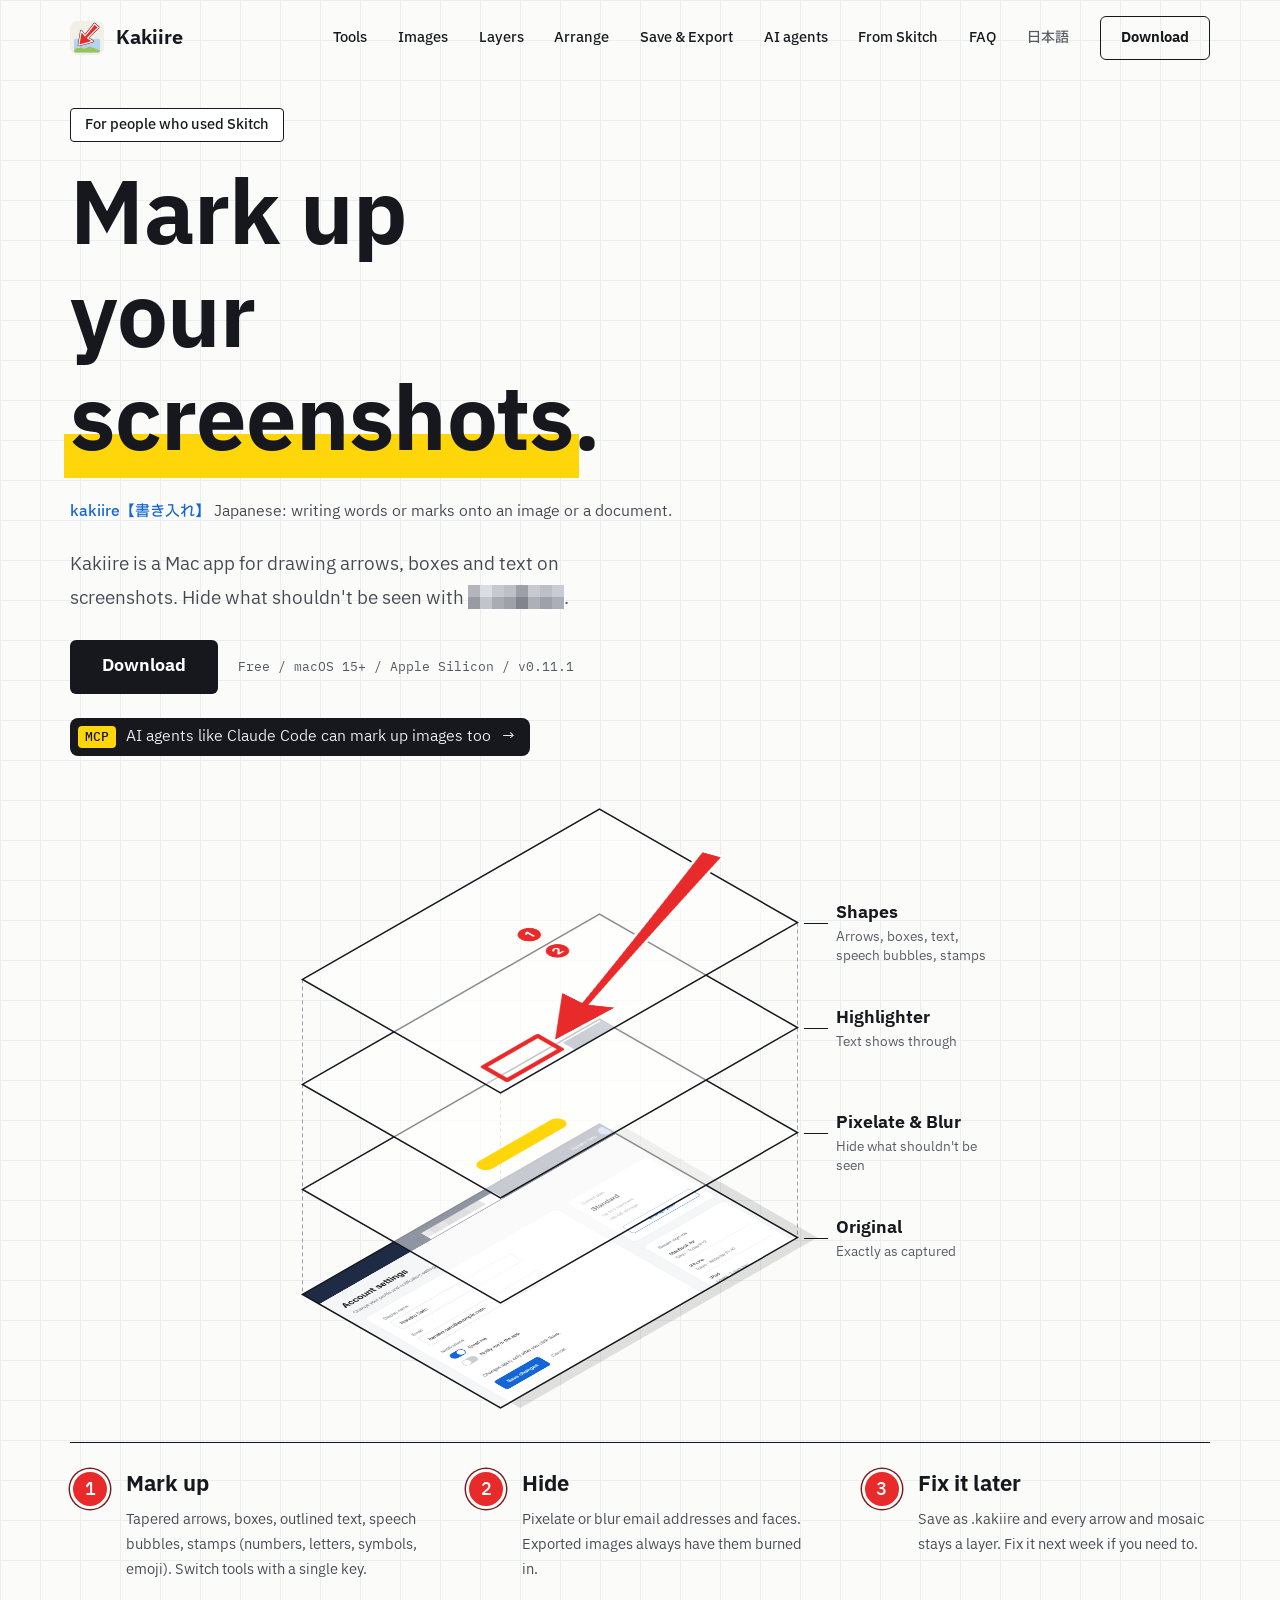
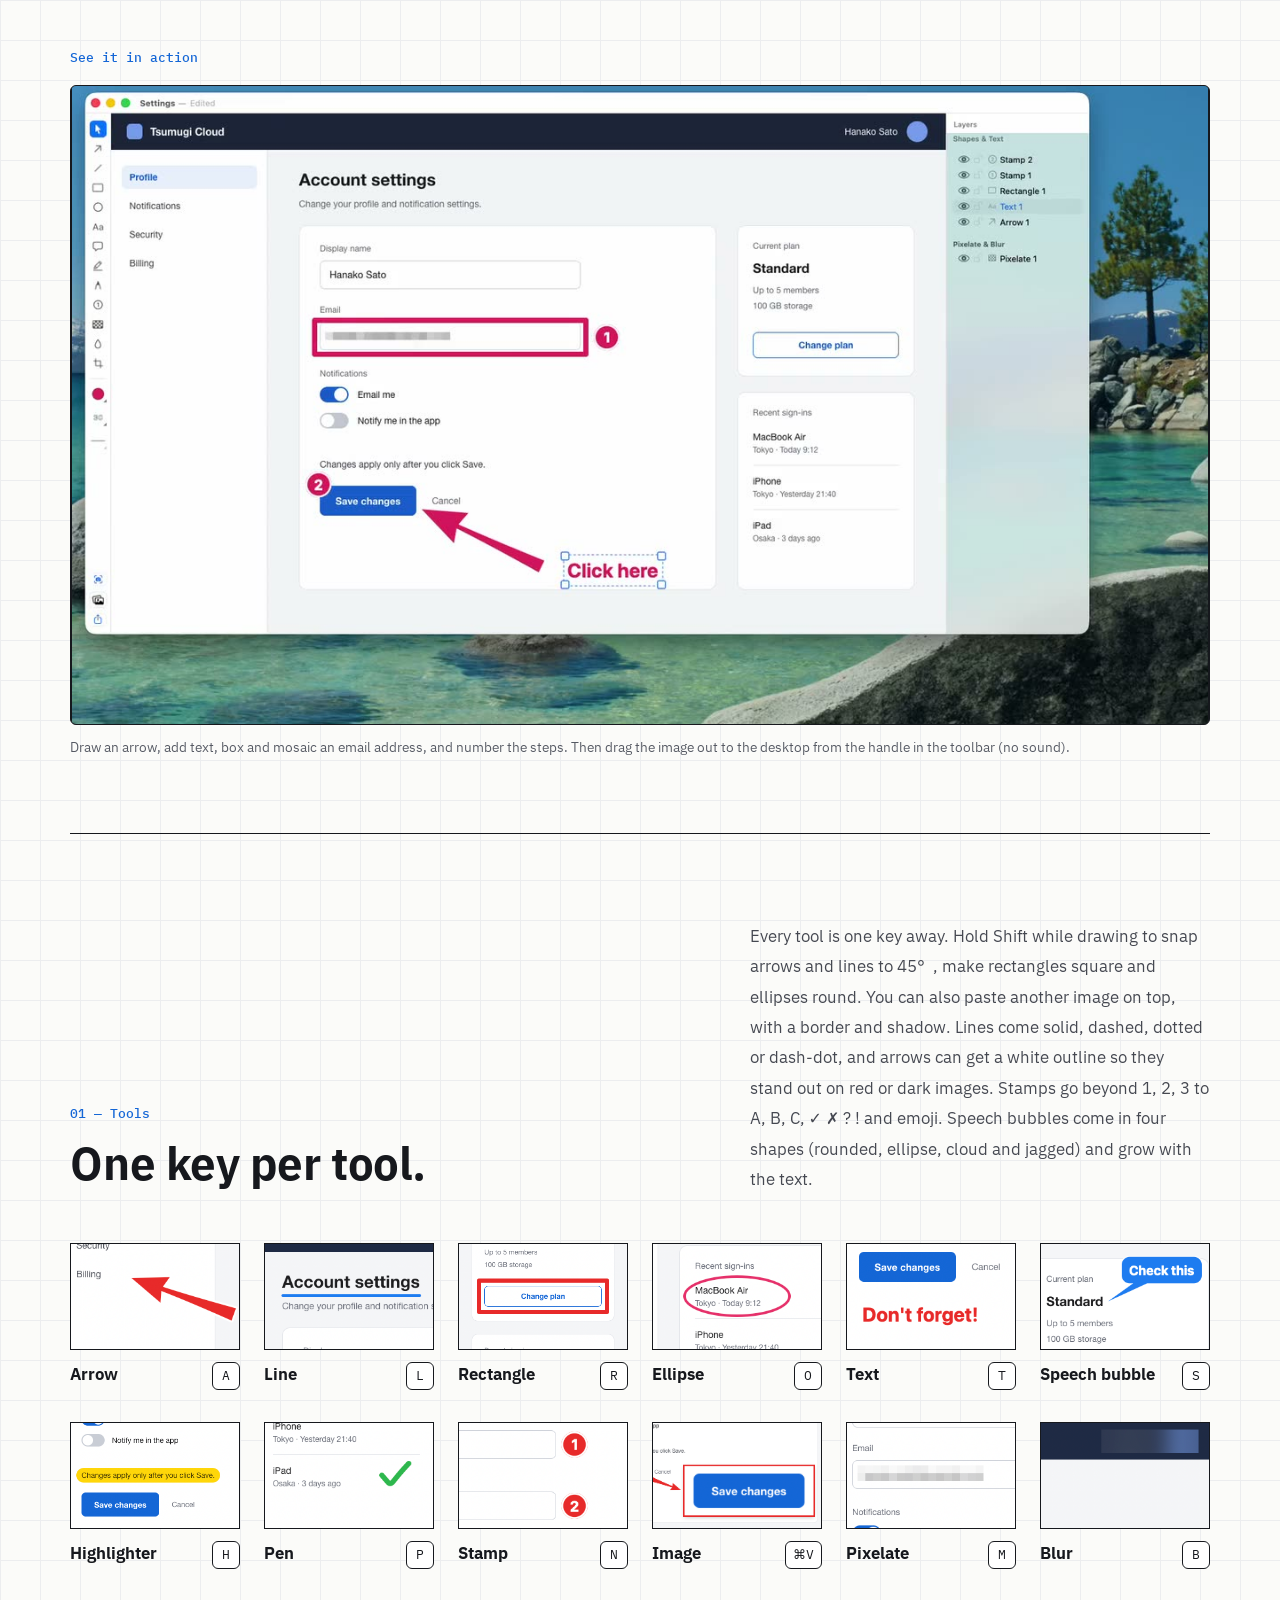
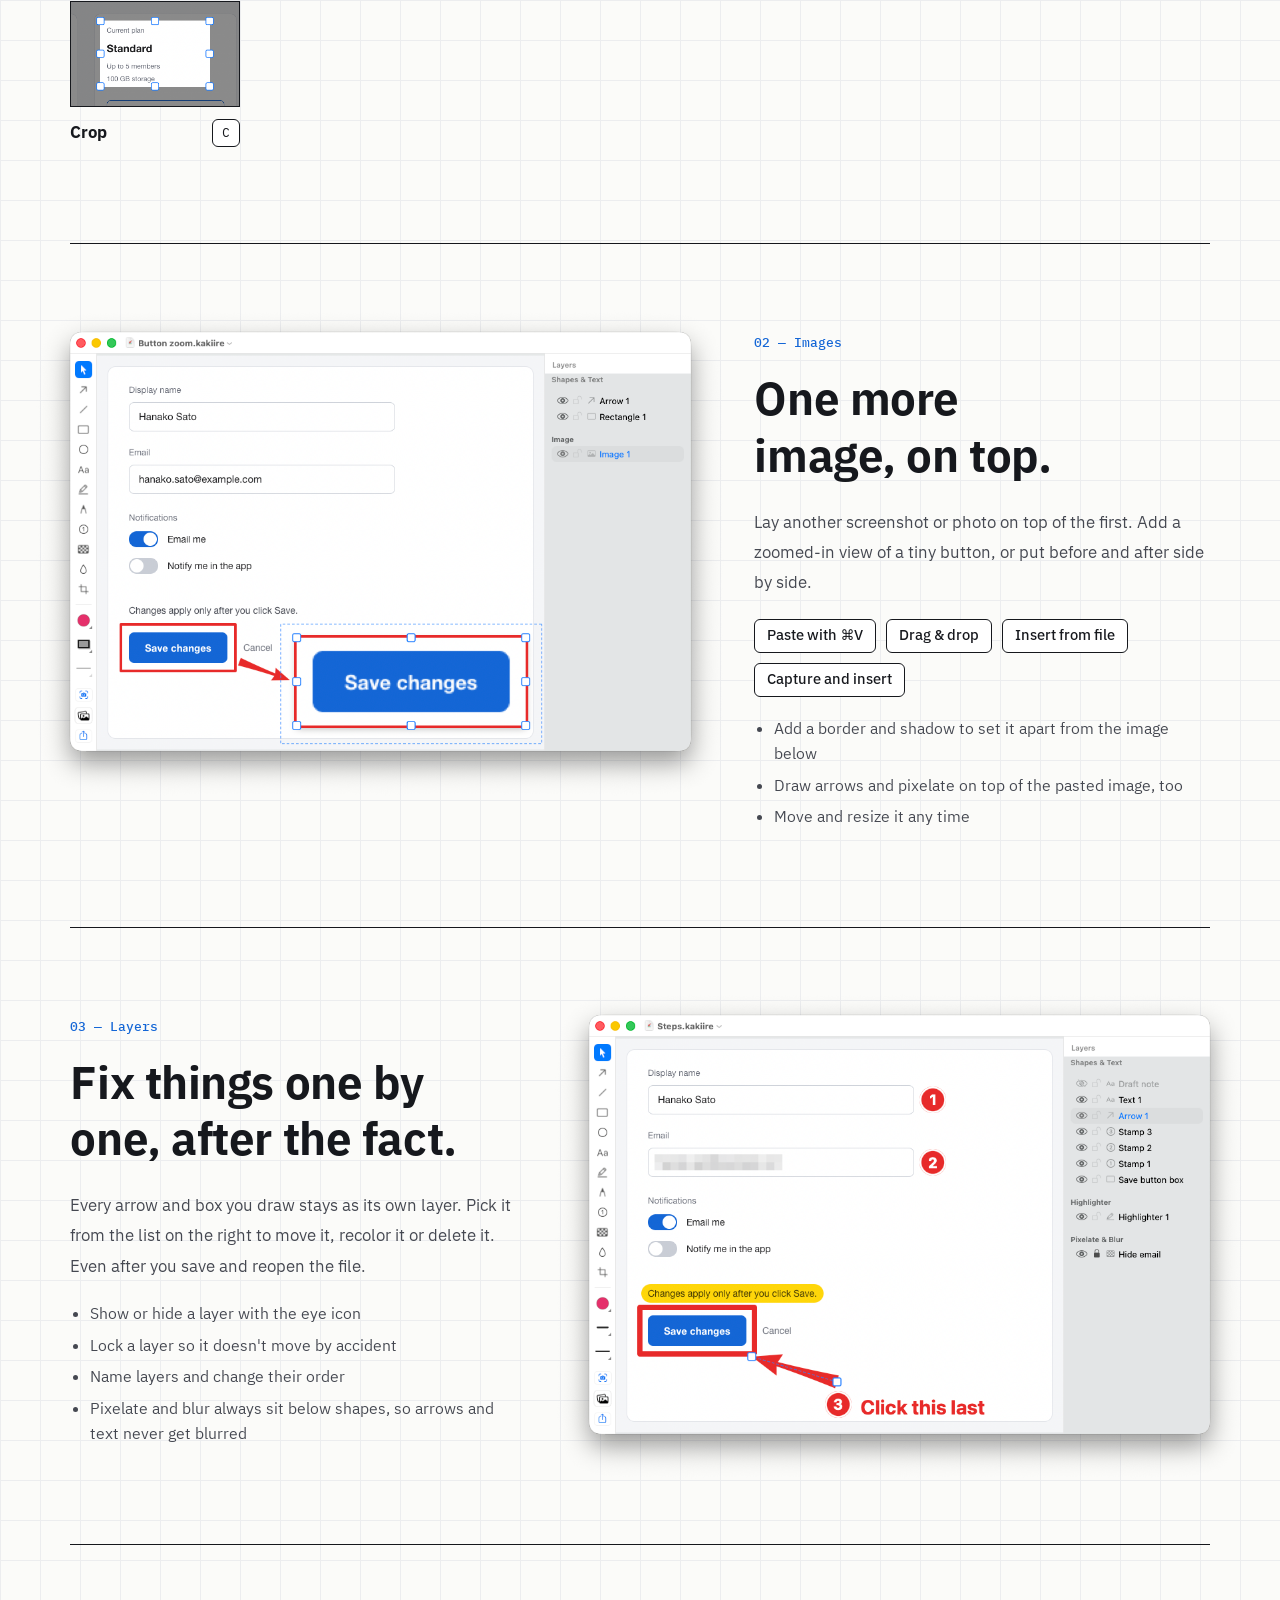
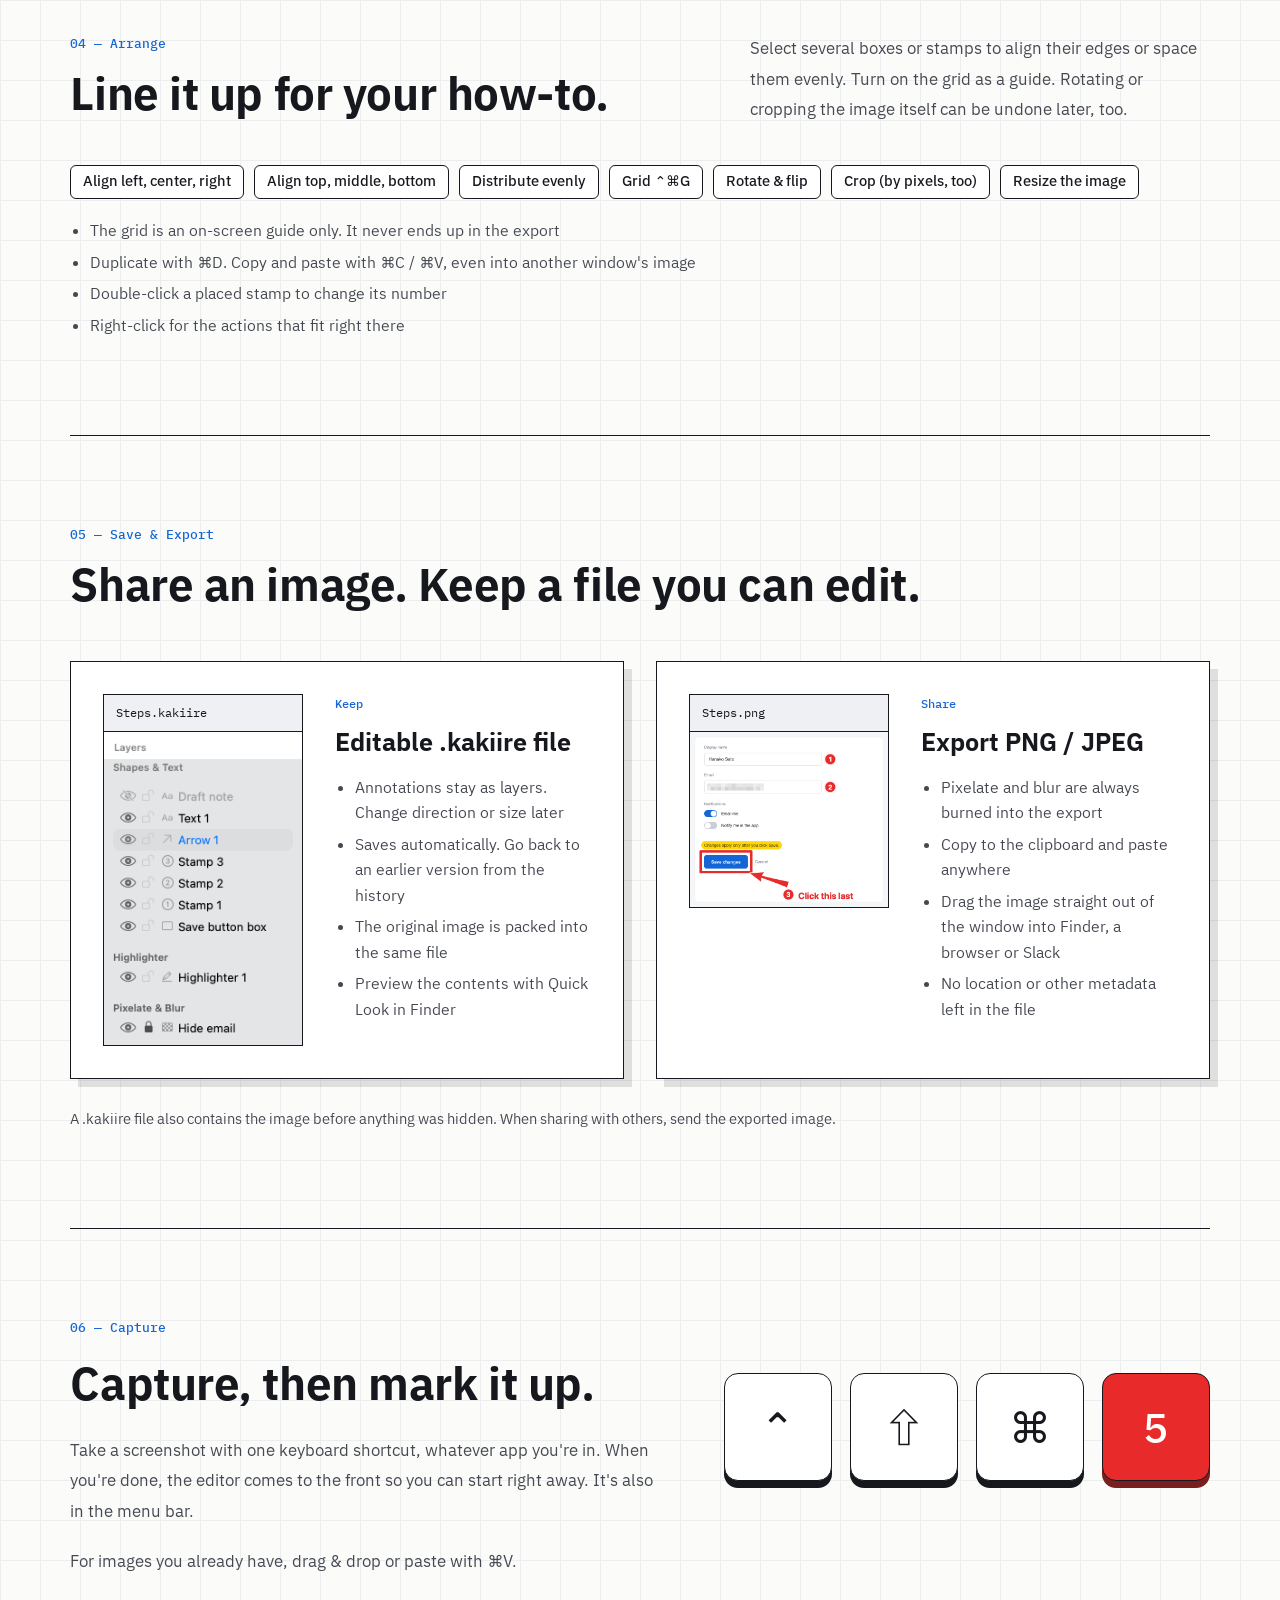
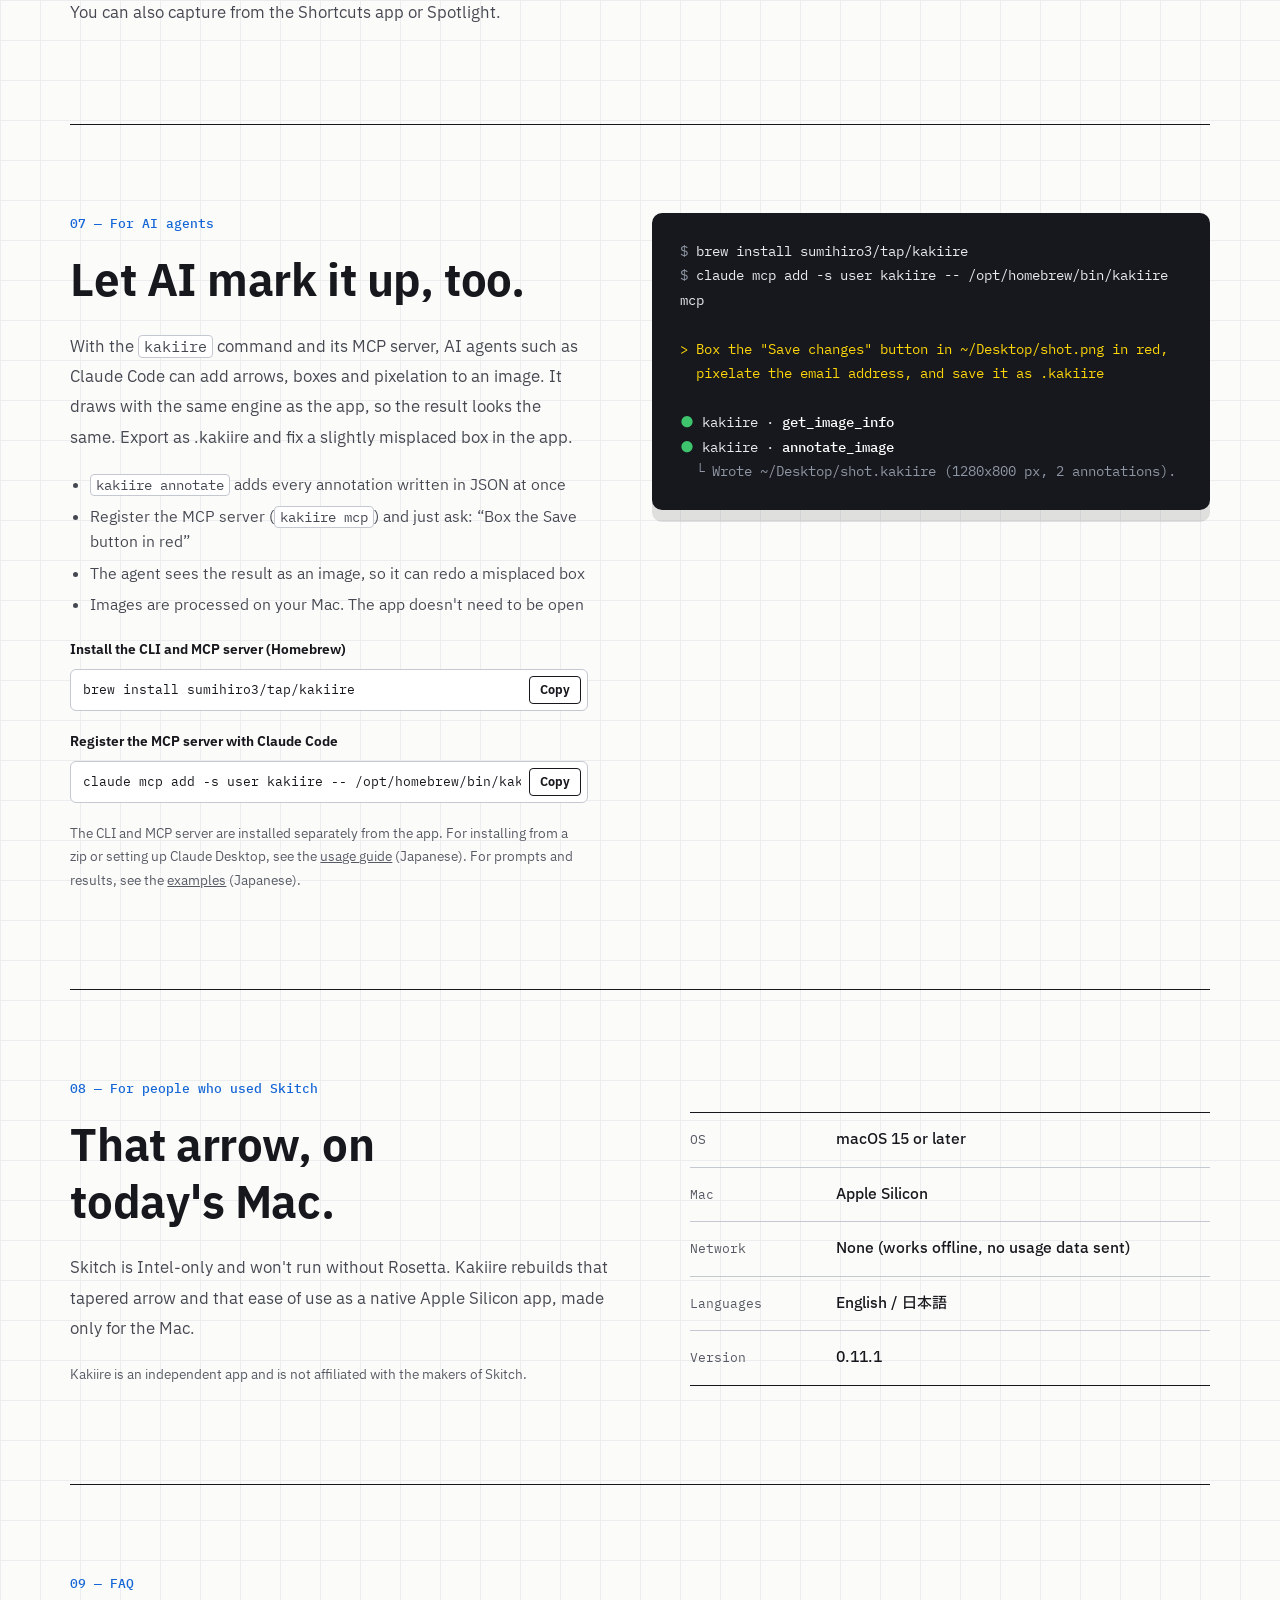
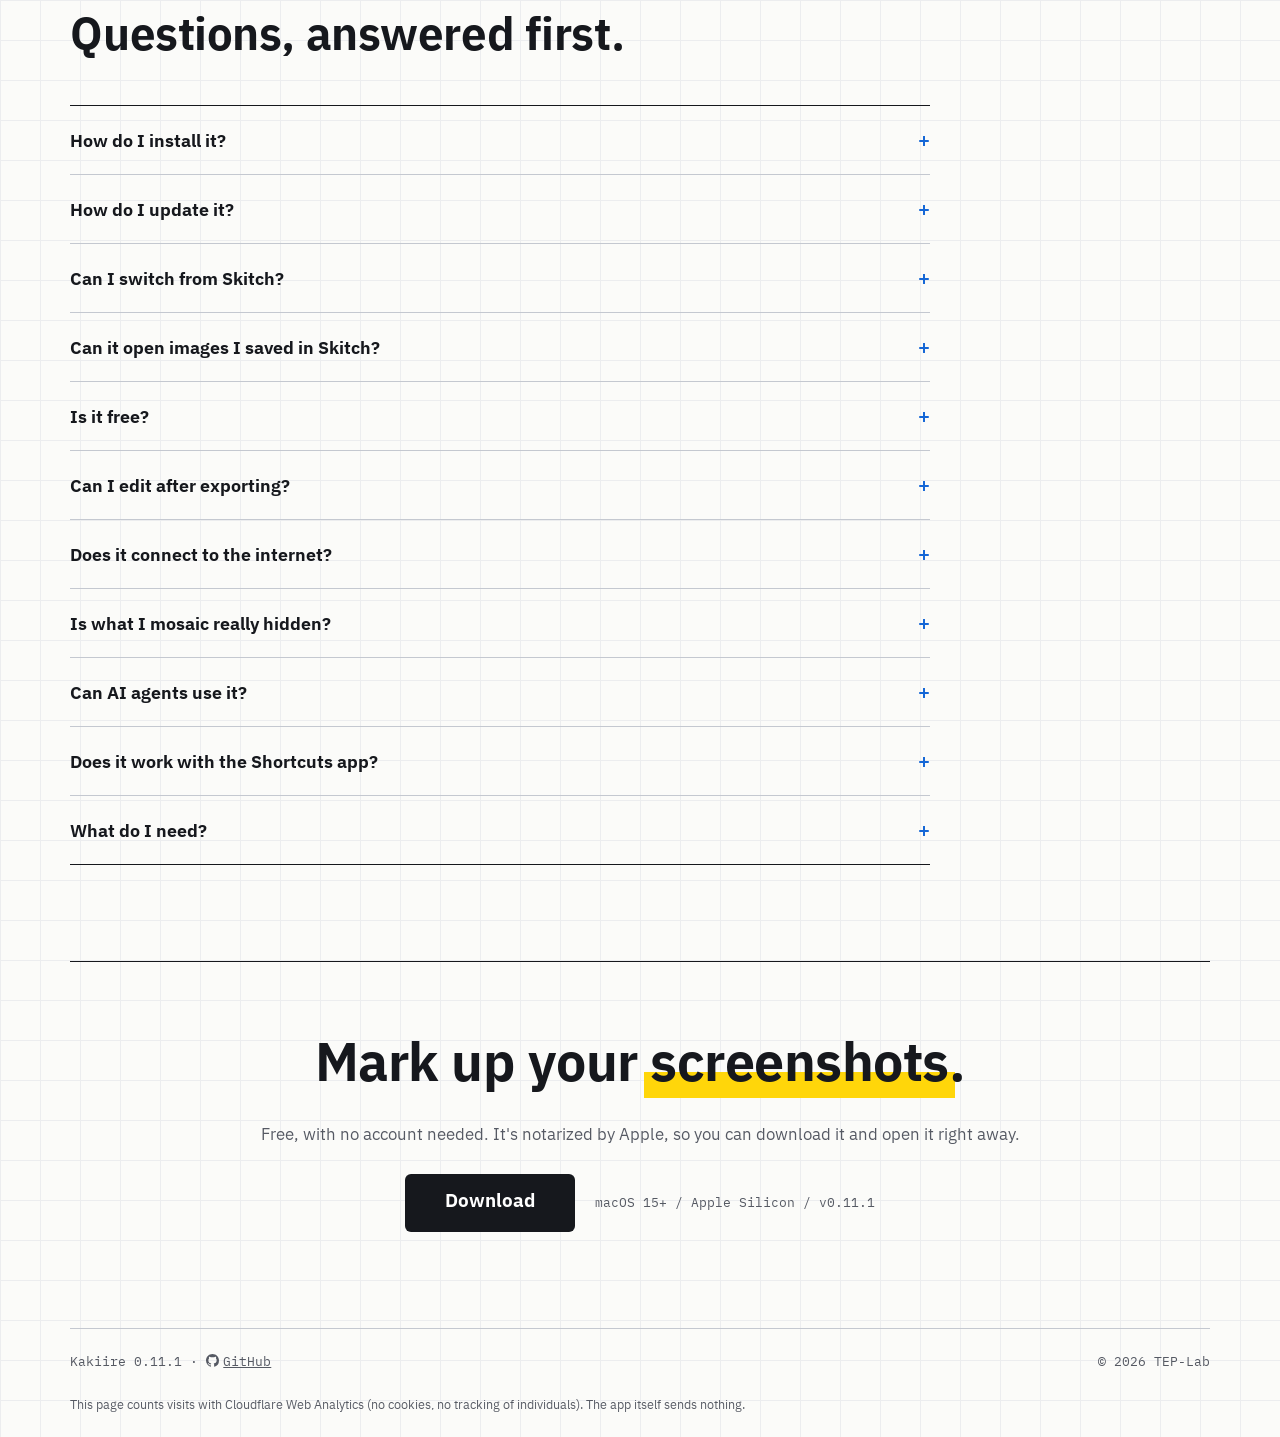
<file: site/index.html>
<!doctype html>
<html lang="ja">
<head>
<meta charset="utf-8">
<meta name="viewport" content="width=device-width, initial-scale=1">
<title>Kakiire — スクショに「書き入れ」。</title>
<meta name="description" content="Kakiire(書き入れ)は、スクリーンショットに矢印・枠・文字を書き入れ、モザイクで隠せる Mac アプリ。注釈をレイヤーのまま保存して、あとから直せます。">
<meta property="og:title" content="Kakiire — スクショに「書き入れ」。">
<meta property="og:description" content="スクリーンショットに矢印・枠・文字を書き入れる Mac アプリ。あとから直せる編集用ファイルで保存できます。">
<meta property="og:type" content="website">
<meta property="og:locale" content="ja_JP">
<link rel="canonical" href="https://kakiire.tep-lab.com/">
<link rel="alternate" hreflang="ja" href="https://kakiire.tep-lab.com/">
<link rel="alternate" hreflang="en" href="https://kakiire.tep-lab.com/en/">
<link rel="alternate" hreflang="x-default" href="https://kakiire.tep-lab.com/en/">
<meta property="og:url" content="https://kakiire.tep-lab.com/">
<meta property="og:site_name" content="Kakiire">
<meta property="og:locale:alternate" content="en_US">
<meta property="og:image" content="https://kakiire.tep-lab.com/assets/og.png">
<meta property="og:image:type" content="image/png">
<meta property="og:image:width" content="1200">
<meta property="og:image:height" content="630">
<meta property="og:image:alt" content="Kakiire。見出し「スクショに『書き入れ』。」と、注釈をレイヤーに分けて重ねた図。">
<meta name="twitter:card" content="summary_large_image">
<script>
  // ブラウザ(既定では OS)の第一言語が日本語でなければ英語版へ。
  // 切り替えリンクで選んだ言語は覚えておき、そちらを優先する。検索エンジンのクローラーは転送しない(hreflang で両方を見せる)
  (function () {
    var chosen = null;
    try { chosen = localStorage.getItem("kakiire-lang"); } catch (e) {}
    if (chosen === "ja" || /bot|crawl|spider|slurp/i.test(navigator.userAgent)) return;
    var first = (navigator.languages && navigator.languages[0]) || navigator.language || "";
    if (chosen === "en" || !/^ja\b/i.test(first)) {
      location.replace("en/" + location.search + location.hash);
    }
  })();
</script>
<link rel="icon" href="assets/kakiire-icon.svg" type="image/svg+xml">
<link rel="preconnect" href="https://fonts.googleapis.com">
<link rel="preconnect" href="https://fonts.gstatic.com" crossorigin>
<link href="https://fonts.googleapis.com/css2?family=IBM+Plex+Mono:wght@400;500&amp;family=IBM+Plex+Sans+JP:wght@400;500;700&amp;display=swap" rel="stylesheet">
<link rel="stylesheet" href="style.css">
</head>
<body>

<header class="hero wrap">
  <nav class="nav" aria-label="ページ内">
    <a class="brand" href="#">
      <img src="assets/kakiire-icon.svg" alt="" width="34" height="34">
      <span>Kakiire</span>
    </a>
    <div class="nav__links">
      <a href="#tools">できること</a>
      <a href="#images">画像を重ねる</a>
      <a href="#layers">レイヤー</a>
      <a href="#arrange">整える</a>
      <a href="#files">保存と書き出し</a>
      <a href="#agents">AI から</a>
      <a href="#skitch">Skitch から</a>
      <a href="#faq">よくある質問</a>
      <a class="lang" href="en/" hreflang="en" lang="en" data-lang="en">English</a>
      <a class="btn-outline" href="#download">ダウンロード</a>
    </div>
  </nav>

  <div class="hero__main">
    <div class="hero__text">
      <a class="tag" href="#skitch">Skitch を使っていた人へ</a>
      <h1>スクショに<br><span class="h1-bracket">「</span><span class="hl">書き入れ</span>」。</h1>
      <p class="dict"><span class="dict__word">かきいれ【書き入れ】</span> 画像や書類に、文字や印を書き加えること。</p>
      <p class="hero__lead">Kakiire は、スクリーンショットに矢印・枠・文字を書き入れるための Mac アプリ。見せたくないところは <span class="mosaic-chip" role="img" aria-label="モザイク"></span> で隠せます。</p>
      <div class="cta-row">
        <a class="btn" href="https://github.com/sumihiro3/kakiire/releases/latest/download/Kakiire.dmg">ダウンロード</a>
        <span class="meta">無料 / macOS 15+ / Apple Silicon / v<span data-version>0.11.1</span></span>
      </div>
      <a class="hero-ai" href="#agents"><span class="hero-ai__badge">MCP</span><span>Claude Code などの AI からも書き入れられます</span><span class="hero-ai__arrow" aria-hidden="true">→</span></a>
    </div>

    <figure class="stack">
      <figcaption class="visually-hidden">Kakiire のレイヤーを分解した図。いちばん下が設定画面のスクリーンショットで、その上にモザイク、ハイライター、図形の層が浮いている。図形の層では、赤い矢印が「変更を保存」ボタンを囲んだ枠を指している。</figcaption>
      <svg class="stack__svg" viewBox="0 0 545 630" aria-hidden="true">
        <path class="stack-guide" d="M22.5 183.4 V498.4 M517.5 126.6 V441.6 M220.5 297 V612"/>

        <!-- 層の絵は、アプリの描画をそのまま書き出したもの(scripts/lp-shots)。990×660 の範囲を 420×280 に置く -->
        <g transform="matrix(0.7071 -0.4056 0.7071 0.4056 22.5 498.4)">
          <rect class="sheet-shadow" x="14" y="14" width="420" height="280"/>
          <image href="assets/hero-base.png" width="420" height="280" preserveAspectRatio="none"/>
          <rect class="sheet sheet--outline" width="420" height="280"/>
        </g>

        <g transform="matrix(0.7071 -0.4056 0.7071 0.4056 22.5 393.4)">
          <rect class="sheet" width="420" height="280"/>
          <image href="assets/hero-effect.png" width="420" height="280" preserveAspectRatio="none"/>
        </g>

        <g transform="matrix(0.7071 -0.4056 0.7071 0.4056 22.5 288.4)">
          <rect class="sheet" width="420" height="280"/>
          <image href="assets/hero-highlight.png" width="420" height="280" preserveAspectRatio="none"/>
        </g>

        <!-- 矢印の尾を層の外へ出すため、図形の絵だけ右に 160(= 67.88)広い -->
        <g transform="matrix(0.7071 -0.4056 0.7071 0.4056 22.5 183.4)">
          <rect class="sheet" width="420" height="280"/>
          <image href="assets/hero-shapes.png" width="487.88" height="280" preserveAspectRatio="none"/>
        </g>
      </svg>
      <ul class="stack__labels" aria-label="レイヤー(上から)">
        <li><b>図形</b><span>矢印・枠・文字・吹き出し・スタンプ</span></li>
        <li><b>ハイライター</b><span>下の文字が透ける</span></li>
        <li><b>モザイク・ぼかし</b><span>見せたくないところを隠す</span></li>
        <li><b>元のスクショ</b><span>取り込んだときのまま</span></li>
      </ul>
    </figure>
  </div>

  <ul class="pillars">
    <li>
      <span class="stamp" aria-hidden="true">1</span>
      <div>
        <h2 class="pillar__title">書き入れる</h2>
        <p>先細りの矢印、枠、袋文字、吹き出し、スタンプ(番号・英字・記号・絵文字)。キーひとつで道具を持ち替えます。</p>
      </div>
    </li>
    <li>
      <span class="stamp" aria-hidden="true">2</span>
      <div>
        <h2 class="pillar__title">隠す</h2>
        <p>モザイクとぼかしで、メールアドレスや顔を伏せる。書き出す画像には必ず焼き込みます。</p>
      </div>
    </li>
    <li>
      <span class="stamp" aria-hidden="true">3</span>
      <div>
        <h2 class="pillar__title">あとから直す</h2>
        <p>.kakiire で保存すれば、矢印もモザイクもレイヤーのまま。来週でも直せます。</p>
      </div>
    </li>
  </ul>
</header>

<section id="demo" class="demo wrap" aria-labelledby="demo-title">
  <h2 id="demo-title" class="demo__title">動いているところ</h2>
  <figure class="demo__figure">
    <video class="demo__video" src="assets/demo.mp4" poster="assets/demo-poster.jpg" width="1280" height="720" autoplay muted loop playsinline preload="metadata" aria-describedby="demo-caption"></video>
    <figcaption id="demo-caption">矢印を引き、文字を書き、四角で囲んでモザイクをかけ、番号を振る。最後に道具の列の取っ手から、画像をデスクトップへドラッグして持ち出す(音なし)。</figcaption>
  </figure>
</section>

<main>

<section id="tools" class="section wrap">
  <div class="section__inner">
    <div class="section__head">
      <div class="section__title">
        <p class="eyebrow">01 — できること</p>
        <h2 class="h-section">道具は、キーひとつ。</h2>
      </div>
      <p class="lead">道具はキー1つで持ち替えられます。Shift を押しながら描けば、矢印と線は 45° 刻み、矩形は正方形、楕円は正円に。線は実線・破線・点線・一点鎖線から選べて、矢印には白い縁取りを付けられるので、赤や暗い画像の上でも埋もれません。スタンプは 1, 2, 3 のほか、A, B, C や ✓ ✗ ? !、絵文字も。吹き出しは角丸・楕円・雲・ギザギザの4種類で、文字に合わせて伸び縮みします。</p>
    </div>

    <ul class="tools">
      <li>
        <div class="tool__specimen"><img src="assets/tool-arrow.png" width="256" height="161" loading="lazy" alt="赤い矢印が、サイドバーの項目を指している"></div>
        <div class="tool__meta"><span class="tool__name">矢印</span><kbd class="key">A</kbd></div>
      </li>
      <li>
        <div class="tool__specimen"><img src="assets/tool-line.png" width="256" height="161" loading="lazy" alt="見出しの下に青い線を引いている"></div>
        <div class="tool__meta"><span class="tool__name">線</span><kbd class="key">L</kbd></div>
      </li>
      <li>
        <div class="tool__specimen"><img src="assets/tool-rect.png" width="320" height="201" loading="lazy" alt="ボタンを赤い枠で囲んでいる"></div>
        <div class="tool__meta"><span class="tool__name">矩形</span><kbd class="key">R</kbd></div>
      </li>
      <li>
        <div class="tool__specimen"><img src="assets/tool-ellipse.png" width="256" height="161" loading="lazy" alt="一覧の1行をピンクの楕円で囲んでいる"></div>
        <div class="tool__meta"><span class="tool__name">楕円</span><kbd class="key">O</kbd></div>
      </li>
      <li>
        <div class="tool__specimen"><img src="assets/tool-text.png" width="256" height="161" loading="lazy" alt="ボタンの下に赤い袋文字で「保存を忘れずに」と書いている"></div>
        <div class="tool__meta"><span class="tool__name">テキスト</span><kbd class="key">T</kbd></div>
      </li>
      <li>
        <div class="tool__specimen"><img src="assets/tool-bubble.png" width="256" height="161" loading="lazy" alt="青い吹き出しが「ここを確認」と言って、プラン名を指している"></div>
        <div class="tool__meta"><span class="tool__name">吹き出し</span><kbd class="key">S</kbd></div>
      </li>
      <li>
        <div class="tool__specimen"><img src="assets/tool-highlighter.png" width="320" height="201" loading="lazy" alt="説明の1文を黄色でなぞっている。下の文字は透けて読める"></div>
        <div class="tool__meta"><span class="tool__name">ハイライター</span><kbd class="key">H</kbd></div>
      </li>
      <li>
        <div class="tool__specimen"><img src="assets/tool-pen.png" width="256" height="161" loading="lazy" alt="一覧の横に緑のチェックを手書きしている"></div>
        <div class="tool__meta"><span class="tool__name">ペン</span><kbd class="key">P</kbd></div>
      </li>
      <li>
        <div class="tool__specimen"><img src="assets/tool-stamp.png" width="256" height="161" loading="lazy" alt="入力欄の横に、番号 1 と 2 の赤い丸を置いている"></div>
        <div class="tool__meta"><span class="tool__name">スタンプ</span><kbd class="key">N</kbd></div>
      </li>
      <li>
        <div class="tool__specimen"><img src="assets/tool-image.png" width="448" height="281" loading="lazy" alt="ボタンの拡大図を、赤い枠線と影を付けて重ねている"></div>
        <div class="tool__meta"><span class="tool__name">画像</span><kbd class="key">⌘V</kbd></div>
      </li>
      <li>
        <div class="tool__specimen"><img src="assets/tool-mosaic.png" width="256" height="161" loading="lazy" alt="メールアドレスをモザイクで隠している"></div>
        <div class="tool__meta"><span class="tool__name">モザイク</span><kbd class="key">M</kbd></div>
      </li>
      <li>
        <div class="tool__specimen"><img src="assets/tool-blur.png" width="256" height="161" loading="lazy" alt="右上の名前とアイコンをぼかしている"></div>
        <div class="tool__meta"><span class="tool__name">ぼかし</span><kbd class="key">B</kbd></div>
      </li>
      <li>
        <div class="tool__specimen"><img src="assets/tool-crop.png" width="320" height="201" loading="lazy" alt="切り抜く範囲を選んだところ。範囲の外は暗くなり、四隅と辺につまみが出る"></div>
        <div class="tool__meta"><span class="tool__name">切り抜き</span><kbd class="key">C</kbd></div>
      </li>
    </ul>
  </div>
</section>

<section id="images" class="section wrap">
  <div class="section__inner split">
    <figure class="appshot appshot--small appshot--lead">
      <img src="assets/shot-overlay.png" width="1044" height="741" loading="lazy" alt="Kakiire の編集画面。小さな「変更を保存」ボタンを赤い枠で囲み、その拡大図を別の画像として右下に重ねて、矢印でつないでいる。重ねた画像は選択中で、まわりにつまみが出ている。">
    </figure>
    <div class="split__text">
      <p class="eyebrow">02 — 画像を重ねる</p>
      <h2 class="h-section">スクショに、もう1枚。</h2>
      <p class="lead">別のスクリーンショットや写真を、上に重ねて貼れます。小さなボタンを拡大して添えたり、変更前と変更後を並べたり。</p>
      <ul class="pills">
        <li>⌘V で貼り付け</li>
        <li>ドラッグ&amp;ドロップ</li>
        <li>ファイルから挿入</li>
        <li>その場で撮って挿入</li>
      </ul>
      <ul class="points">
        <li>枠線と影を付けて、下の画像と見分けやすく</li>
        <li>貼った画像の上にも、矢印やモザイクを重ねられる</li>
        <li>位置も大きさも、あとから動かせる</li>
      </ul>
    </div>
  </div>
</section>

<section id="layers" class="section wrap">
  <div class="section__inner split">
    <div class="split__text">
      <p class="eyebrow">03 — レイヤー</p>
      <h2 class="h-section">書いたあとで、1つずつ直せる。</h2>
      <p class="lead">書き入れた矢印や枠は、1つずつレイヤーとして残ります。右の一覧から選んで、動かす、色を変える、消す。保存して開き直したあとでも同じです。</p>
      <ul class="points">
        <li>目のアイコンで、表示と非表示を切り替える</li>
        <li>鍵をかけて、うっかり動かさないようにする</li>
        <li>名前を付けて、重なる順を並べ替える</li>
        <li>モザイクとぼかしはいつも図形の下。矢印や文字はぼけない</li>
      </ul>
    </div>
    <figure class="appshot appshot--small">
      <img src="assets/shot-layers.png" width="1044" height="741" loading="lazy" alt="Kakiire の編集画面。右のレイヤー一覧で「矢印 1」を選ぶと、画像の上の矢印の両端につまみが出る。一覧には、非表示にした「下書きのメモ」と、鍵をかけた「メールを隠す」も並んでいる。">
    </figure>
  </div>
</section>

<section id="arrange" class="section wrap">
  <div class="section__inner">
    <div class="section__head">
      <div class="section__title">
        <p class="eyebrow">04 — 整える</p>
        <h2 class="h-section">揃えて、並べて、手順書に。</h2>
      </div>
      <p class="lead">枠やスタンプは、まとめて選んで端をそろえたり、同じ間隔で並べたりできます。グリッドを出せば位置の目安に。画像そのものの回転や切り抜きも、あとから戻せます。</p>
    </div>
    <ul class="pills">
      <li>左・中央・右に揃える</li>
      <li>上・中央・下に揃える</li>
      <li>等間隔に並べる</li>
      <li>グリッド ⌃⌘G</li>
      <li>回転・反転</li>
      <li>切り抜き(px 指定も)</li>
      <li>画像サイズの変更</li>
    </ul>
    <ul class="points">
      <li>グリッドは画面だけの目安。書き出す画像には入らない</li>
      <li>⌘D で複製。⌘C / ⌘V で、別のウインドウの画像にも貼れる</li>
      <li>置いたスタンプの番号は、ダブルクリックであとから変えられる</li>
      <li>右クリックで、その場でできる操作がすぐ出る</li>
    </ul>
  </div>
</section>

<section id="files" class="section wrap">
  <div class="section__inner">
    <div class="section__title">
      <p class="eyebrow">05 — 保存と書き出し</p>
      <h2 class="h-section">渡すのは画像。手元には、直せる元ファイル。</h2>
    </div>

    <div class="cards">
      <article class="card">
        <div class="card__mini" aria-hidden="true">
          <div class="mini__title">手順の説明.kakiire</div>
          <img src="assets/shot-layer-panel.png" width="219" height="346" loading="lazy" alt="">
        </div>
        <div class="card__body">
          <p class="card__kicker">手元に残す</p>
          <h3 class="card__title">編集用ファイル .kakiire</h3>
          <ul class="points">
            <li>注釈はレイヤーのまま。向きも範囲も、あとで動かせる</li>
            <li>自動で保存。版の履歴から前の状態に戻せる</li>
            <li>元の画像も一緒に、1つのファイルにまとまる</li>
            <li>Finder の Quick Look でそのまま中身が見える</li>
          </ul>
        </div>
      </article>

      <article class="card">
        <div class="card__mini" aria-hidden="true">
          <div class="mini__title">手順の説明.png</div>
          <img src="assets/shot-export.png" width="672" height="592" loading="lazy" alt="">
        </div>
        <div class="card__body">
          <p class="card__kicker">人に渡す</p>
          <h3 class="card__title">書き出し PNG / JPEG</h3>
          <ul class="points">
            <li>モザイクとぼかしは、必ず焼き込んで書き出す</li>
            <li>クリップボードへコピーして、そのまま貼れる</li>
            <li>ウインドウからドラッグして、Finder・ブラウザー・Slack へ持ち出せる</li>
            <li>位置情報などのメタデータは残さない</li>
          </ul>
        </div>
      </article>
    </div>

    <p class="note">.kakiire には伏せる前の画像も入っています。人に渡すのは、書き出した画像のほうにしてください。</p>
  </div>
</section>

<section id="capture" class="section wrap">
  <div class="section__inner split">
    <div class="split__text">
      <p class="eyebrow">06 — 撮る</p>
      <h2 class="h-section">撮って、そのまま書き入れる。</h2>
      <p class="lead">どのアプリを使っていても、ショートカットキーひとつで撮影。撮り終わると編集画面が前に出るので、すぐ書き入れられます。メニューバーからも呼び出せます。</p>
      <p class="lead">すでにある画像は、ドラッグ&amp;ドロップか ⌘V の貼り付けで。</p>
      <p class="lead">「ショートカット」アプリや Spotlight からも撮れます。</p>
    </div>
    <div class="keys" role="img" aria-label="ショートカットは Control + Shift + Command + 5">
      <span class="keycap">⌃</span>
      <span class="keycap">⇧</span>
      <span class="keycap">⌘</span>
      <span class="keycap keycap--accent">5</span>
    </div>
  </div>
</section>

<section id="agents" class="section wrap">
  <div class="section__inner split">
    <div class="split__text">
      <p class="eyebrow">07 — AI から使う</p>
      <h2 class="h-section">AI にも、書き入れてもらう。</h2>
      <p class="lead">コマンドの <code>kakiire</code> と MCP サーバーで、Claude Code などの AI エージェントが、画像に矢印・枠・モザイクを付けられます。描くのはアプリと同じ仕組みなので、仕上がりも同じ。.kakiire で書き出せば、少しずれた枠もアプリで直せます。</p>
      <ul class="points">
        <li><code>kakiire annotate</code> で、JSON に書いた注釈をまとめて付ける</li>
        <li>MCP サーバー(<code>kakiire mcp</code>)を登録すれば、「保存ボタンを赤枠で囲んで」と頼める</li>
        <li>書き入れた結果を AI も画像で見るので、ずれていれば付け直せる</li>
        <li>画像の加工は手元の Mac の中で。アプリを開いていなくても動く</li>
      </ul>
      <p class="cmd__label">CLI と MCP サーバーを入れる(Homebrew)</p>
      <div class="cmd"><code>brew install sumihiro3/tap/kakiire</code><button type="button" class="cmd__copy" data-copy data-copied="コピーしました" aria-live="polite">コピー</button></div>
      <p class="cmd__label">Claude Code に MCP サーバーとして登録する</p>
      <div class="cmd"><code>claude mcp add -s user kakiire -- /opt/homebrew/bin/kakiire mcp</code><button type="button" class="cmd__copy" data-copy data-copied="コピーしました" aria-live="polite">コピー</button></div>
      <p class="fine">CLI と MCP サーバーは、アプリとは別に入れます。zip での入れ方や Claude Desktop での設定は<a href="https://github.com/sumihiro3/kakiire/blob/main/docs/cli.md" target="_blank" rel="noopener">使い方の説明</a>にあります。AI に頼んだ文と仕上がりは<a href="https://github.com/sumihiro3/kakiire/blob/main/docs/examples/README.md" target="_blank" rel="noopener">使用例</a>で見られます。</p>
    </div>
    <figure class="term" aria-label="Claude Code に Kakiire の MCP サーバーを登録し、画像に注釈を付けるよう頼んだ例">
<pre><span class="term__prompt">$</span> brew install sumihiro3/tap/kakiire
<span class="term__prompt">$</span> claude mcp add -s user kakiire -- /opt/homebrew/bin/kakiire mcp

<span class="term__you">&gt; ~/Desktop/shot.png の「変更を保存」を赤枠で囲んで、
  メールアドレスにモザイクをかけて。.kakiire で書き出して</span>

<span class="term__tool">●</span> kakiire · <b>get_image_info</b>
<span class="term__tool">●</span> kakiire · <b>annotate_image</b>
  <span class="term__dim">└ Wrote ~/Desktop/shot.kakiire (1280x800 px, 2 annotations).</span></pre>
    </figure>
  </div>
</section>

<section id="skitch" class="section wrap">
  <div class="section__inner split">
    <div class="split__text">
      <p class="eyebrow">08 — Skitch を使っていた人へ</p>
      <h2 class="h-section">あの矢印を、今の Mac で。</h2>
      <p class="lead">Skitch は Intel 版のみで、Rosetta なしでは動きません。Kakiire は、あの先細りの矢印と手軽さを、Apple Silicon ネイティブでつくり直した Mac 専用アプリです。</p>
      <p class="fine">Kakiire は Skitch の提供元とは関係のない、独立したアプリです。</p>
    </div>
    <dl class="spec">
      <div><dt>対応 OS</dt><dd>macOS 15 以降</dd></div>
      <div><dt>対応 Mac</dt><dd>Apple Silicon</dd></div>
      <div><dt>通信</dt><dd>なし(オフラインで動作、利用状況の送信なし)</dd></div>
      <div><dt>言語</dt><dd>日本語 / English</dd></div>
      <div><dt>バージョン</dt><dd><span data-version>0.11.1</span></dd></div>
    </dl>
  </div>
</section>

<section id="faq" class="section wrap">
  <div class="section__inner">
    <div class="section__title">
      <p class="eyebrow">09 — よくある質問</p>
      <h2 class="h-section">気になることを、先に。</h2>
    </div>
    <div class="faq">
      <details>
        <summary>どうやって入れますか?</summary>
        <p><a href="https://github.com/sumihiro3/kakiire/releases/latest/download/Kakiire.dmg">Kakiire.dmg</a> をダウンロードして開き、Kakiire を「アプリケーション」へドラッグします。Apple の公証を受けているので、そのまま開けます。Homebrew なら、次のコマンドでも入ります。</p>
        <div class="cmd"><code>brew install --cask sumihiro3/tap/kakiire</code><button type="button" class="cmd__copy" data-copy data-copied="コピーしました" aria-live="polite">コピー</button></div>
      </details>
      <details>
        <summary>どうやって更新しますか?</summary>
        <p>Kakiire は通信しないので、新しい版を自分で確かめることはありません。<a href="https://github.com/sumihiro3/kakiire/releases">リリースの一覧</a>で新しい版を見つけたら、<a href="https://github.com/sumihiro3/kakiire/releases/latest/download/Kakiire.dmg">Kakiire.dmg</a> を入れたときと同じようにドラッグして置き換えます。設定はそのまま残ります。Homebrew で入れたときは、次のコマンドで更新します。<code>sumihiro3/tap/</code> から省かずに書いてください。</p>
        <div class="cmd"><code>brew update &amp;&amp; brew upgrade --cask sumihiro3/tap/kakiire</code><button type="button" class="cmd__copy" data-copy data-copied="コピーしました" aria-live="polite">コピー</button></div>
        <p>コマンドの <code>kakiire</code>(CLI と MCP サーバー)はアプリとは別なので、入れているなら別に更新します。</p>
        <div class="cmd"><code>brew update &amp;&amp; brew upgrade sumihiro3/tap/kakiire</code><button type="button" class="cmd__copy" data-copy data-copied="コピーしました" aria-live="polite">コピー</button></div>
      </details>
      <details>
        <summary>Skitch から乗り換えられますか?</summary>
        <p>乗り換えやすいように作っています。</p>
        <ul>
          <li>先細りの矢印を、そのまま描けます</li>
          <li>撮ったらすぐ、矢印の道具を選んだ状態で編集画面が開きます</li>
          <li>道具はキー1つで切り替えます(矢印は <kbd>A</kbd>、枠は <kbd>R</kbd>、文字は <kbd>T</kbd>)</li>
          <li>書き入れた画像は、ツールバーのつまみから Slack やブラウザ、Finder へドラッグで渡せます</li>
          <li>撮影のショートカットは ⌃⇧⌘5 で、設定で変えられます</li>
        </ul>
        <p class="fine">Kakiire は Skitch の提供元とは関係のない、独立したアプリです。</p>
      </details>
      <details>
        <summary>Skitch で保存した画像は開けますか?</summary>
        <p>普通の PNG として開けます。Skitch で書き入れた注釈は絵として焼き込まれた状態になり、1つずつ直すことはできません。</p>
      </details>
      <details>
        <summary>無料ですか?</summary>
        <p>無料です。機能の制限も試用期間もなく、アカウントの登録も要りません。<a href="https://github.com/sumihiro3/kakiire" target="_blank" rel="noopener">ソースコード</a>も MIT ライセンスで公開しています。</p>
      </details>
      <details>
        <summary>書き出したあとでも直せますか?</summary>
        <p><code>.kakiire</code> 形式で保存しておけば、あとから矢印を動かしたり、色を変えたり、消したりできます。人に渡すのは PNG や JPEG に書き出した画像にして、手元には直せる元ファイルを残せます。</p>
      </details>
      <details>
        <summary>通信はしますか?</summary>
        <p>しません。オフラインで動き、利用状況も送りません。App Sandbox の中で動くので、開いたり保存したりしたファイルのほかには触れません。</p>
      </details>
      <details>
        <summary>モザイクで隠したところは、本当に見えなくなりますか?</summary>
        <p>書き出した PNG には、モザイクをかける前の画像も、位置情報などのメタデータも残りません。<code>.kakiire</code> には元の画像が入っているので、人に渡すときは PNG か JPEG に書き出してください。</p>
      </details>
      <details>
        <summary>AI から使えますか?</summary>
        <p>使えます。CLI と MCP サーバーが付いているので、Claude Code などに「保存ボタンを赤枠で囲んで」と頼めば注釈を付けてくれます。処理は Mac の中だけで行います。</p>
      </details>
      <details>
        <summary>「ショートカット」アプリから使えますか?</summary>
        <p>使えます。Kakiire を入れると、「ショートカット」アプリに次のアクションが加わります。</p>
        <ul>
          <li>範囲を撮って Kakiire で開く</li>
          <li>画像を Kakiire で開く(「最新のスクリーンショットを取得」とつなげて)</li>
          <li>Kakiire 文書(.kakiire)を PNG / JPEG に書き出す。倍率も指定できます</li>
          <li>Kakiire で編集中の画像を取得して、ほかのアクションに渡す</li>
        </ul>
        <p>「範囲を撮る」と「編集中の画像」は、Spotlight や Siri からも呼び出せます。</p>
      </details>
      <details>
        <summary>対応している環境は?</summary>
        <p>macOS 15 以降の、Apple Silicon の Mac です。Intel の Mac には対応していません。</p>
      </details>
    </div>
  </div>
</section>

</main>

<footer id="download" class="wrap">
  <div class="cta">
    <h2 class="h-section">スクショに「<span class="hl">書き入れ</span>」。</h2>
    <p class="cta__note">無料で、アカウントの登録も要りません。Apple の公証を受けているので、ダウンロードしてそのまま開けます。</p>
    <div class="cta-row">
      <a class="btn btn--lg" href="https://github.com/sumihiro3/kakiire/releases/latest/download/Kakiire.dmg">ダウンロード</a>
      <span class="meta">macOS 15+ / Apple Silicon / v<span data-version>0.11.1</span></span>
    </div>
  </div>
  <div class="footer">
    <span>Kakiire <span data-version>0.11.1</span> · <a href="https://github.com/sumihiro3/kakiire" target="_blank" rel="noopener"><svg class="gh-icon" viewBox="0 0 16 16" aria-hidden="true" focusable="false"><path fill="currentColor" d="M8 0C3.58 0 0 3.58 0 8c0 3.54 2.29 6.53 5.47 7.59.4.07.55-.17.55-.38 0-.19-.01-.82-.01-1.49-2.01.37-2.53-.49-2.69-.94-.09-.23-.48-.94-.82-1.13-.28-.15-.68-.52-.01-.53.63-.01 1.08.58 1.23.82.72 1.21 1.87.87 2.33.66.07-.52.28-.87.51-1.07-1.78-.2-3.64-.89-3.64-3.95 0-.87.31-1.59.82-2.15-.08-.2-.36-1.02.08-2.12 0 0 .67-.21 2.2.82.64-.18 1.32-.27 2-.27.68 0 1.36.09 2 .27 1.53-1.04 2.2-.82 2.2-.82.44 1.1.16 1.92.08 2.12.51.56.82 1.27.82 2.15 0 3.07-1.87 3.75-3.65 3.95.29.25.54.73.54 1.48 0 1.07-.01 1.93-.01 2.2 0 .21.15.46.55.38A8.013 8.013 0 0016 8c0-4.42-3.58-8-8-8z"/></svg>GitHub</a></span>
    <span>© 2026 TEP-Lab</span>
  </div>
  <p class="footer__note">このページは、見られた回数を Cloudflare Web Analytics で数えています(Cookie は使わず、個人は追いません)。アプリは何も送信しません。</p>
</footer>

<script>
  // 動きを減らす設定のときは、自動再生を止めて操作ボタンを出す
  if (window.matchMedia("(prefers-reduced-motion: reduce)").matches) {
    document.querySelectorAll(".demo__video").forEach(function (v) {
      v.removeAttribute("autoplay");
      v.pause();
      v.controls = true;
    });
  }
  // 切り替えリンクで選んだ言語を覚える(日本語版の先頭の転送が見る)
  document.querySelectorAll("[data-lang]").forEach(function (a) {
    a.addEventListener("click", function () {
      try { localStorage.setItem("kakiire-lang", a.dataset.lang); } catch (e) {}
    });
  });
  // コマンドの欄の「コピー」ボタン
  document.querySelectorAll("[data-copy]").forEach(function (b) {
    var label = b.textContent;
    b.addEventListener("click", function () {
      var code = b.parentElement.querySelector("code");
      var show = function (text) {
        b.textContent = text;
        setTimeout(function () { b.textContent = label; }, 1500);
      };
      // クリップボード API が使えない・拒まれたときは、選択して execCommand でコピーする(失敗しても選択は残るので ⌘C で写せる)
      var selectCode = function () {
        var r = document.createRange();
        r.selectNodeContents(code);
        var s = window.getSelection();
        s.removeAllRanges();
        s.addRange(r);
        try { if (document.execCommand("copy")) { show(b.dataset.copied); } } catch (e) {}
      };
      if (navigator.clipboard && window.isSecureContext) {
        navigator.clipboard.writeText(code.textContent).then(function () { show(b.dataset.copied); }, selectCode);
      } else {
        selectCode();
      }
    });
  });
</script>
</body>
</html>
</file>
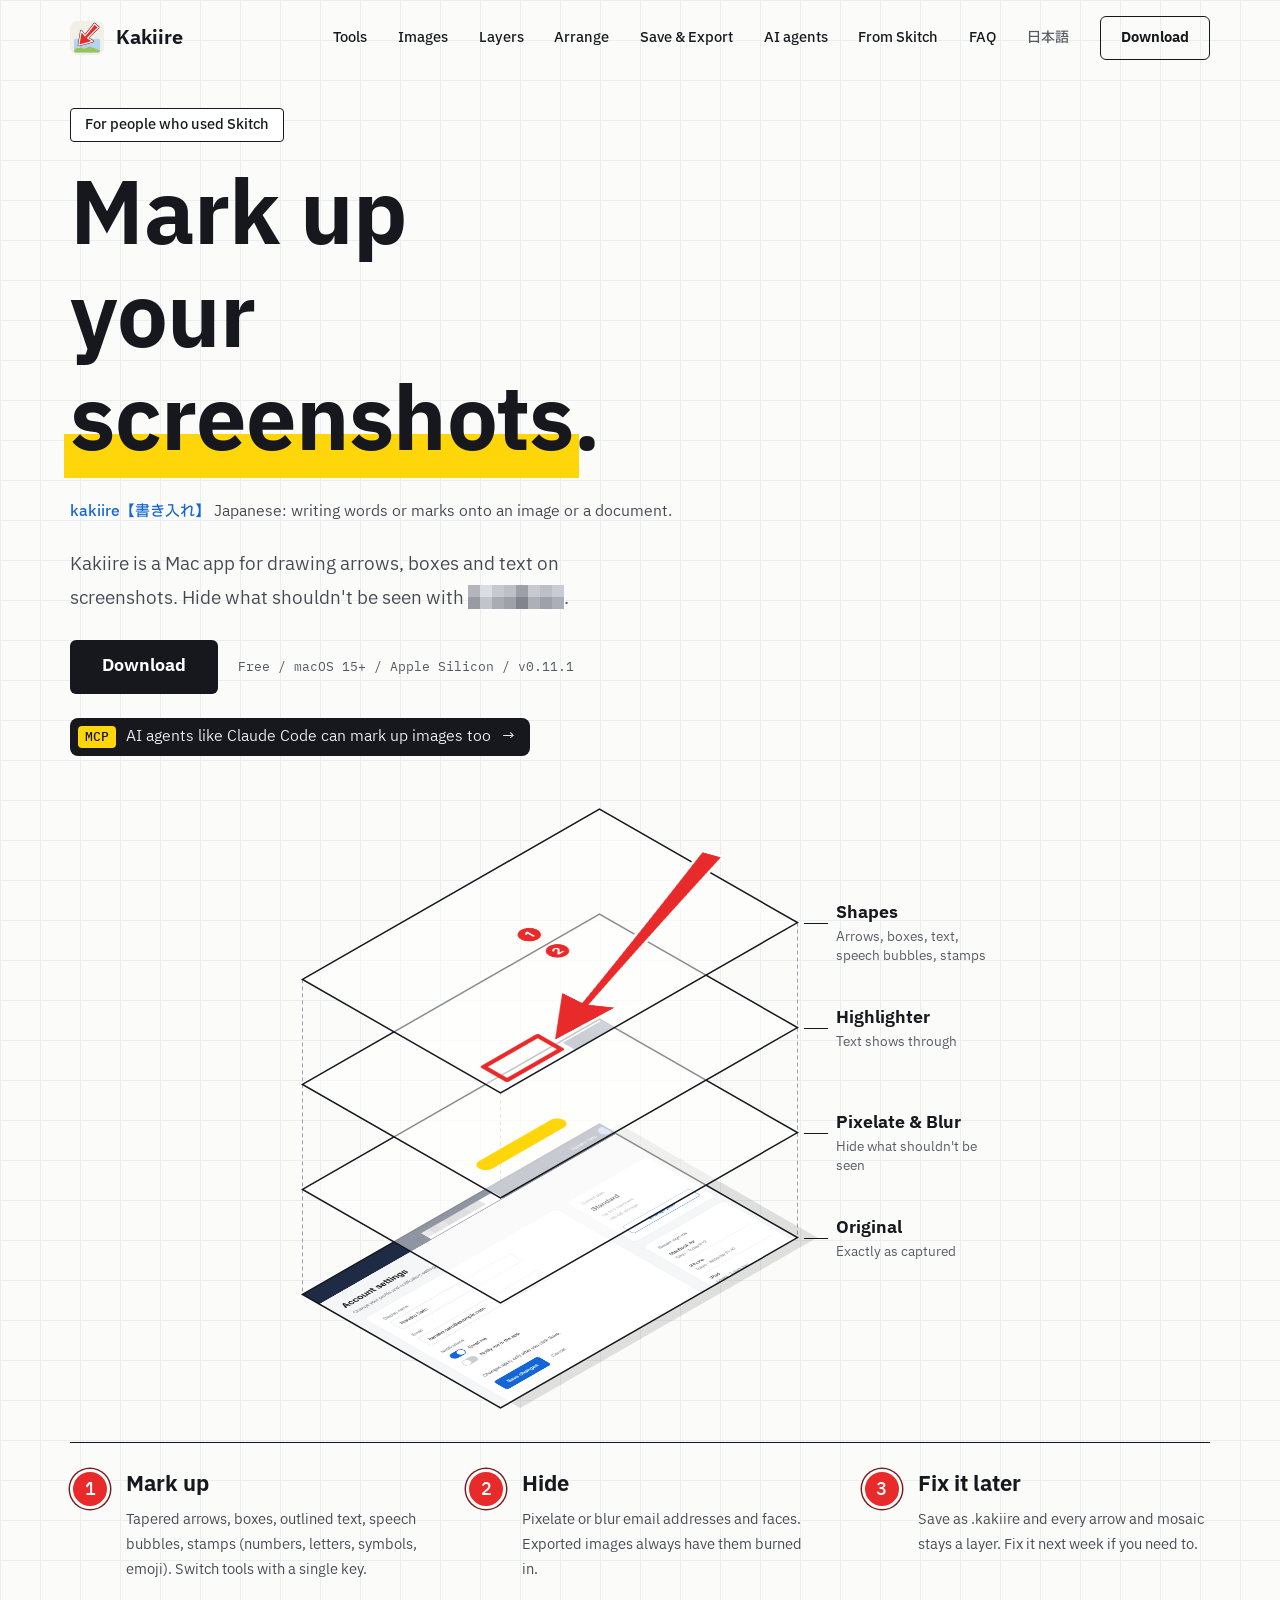
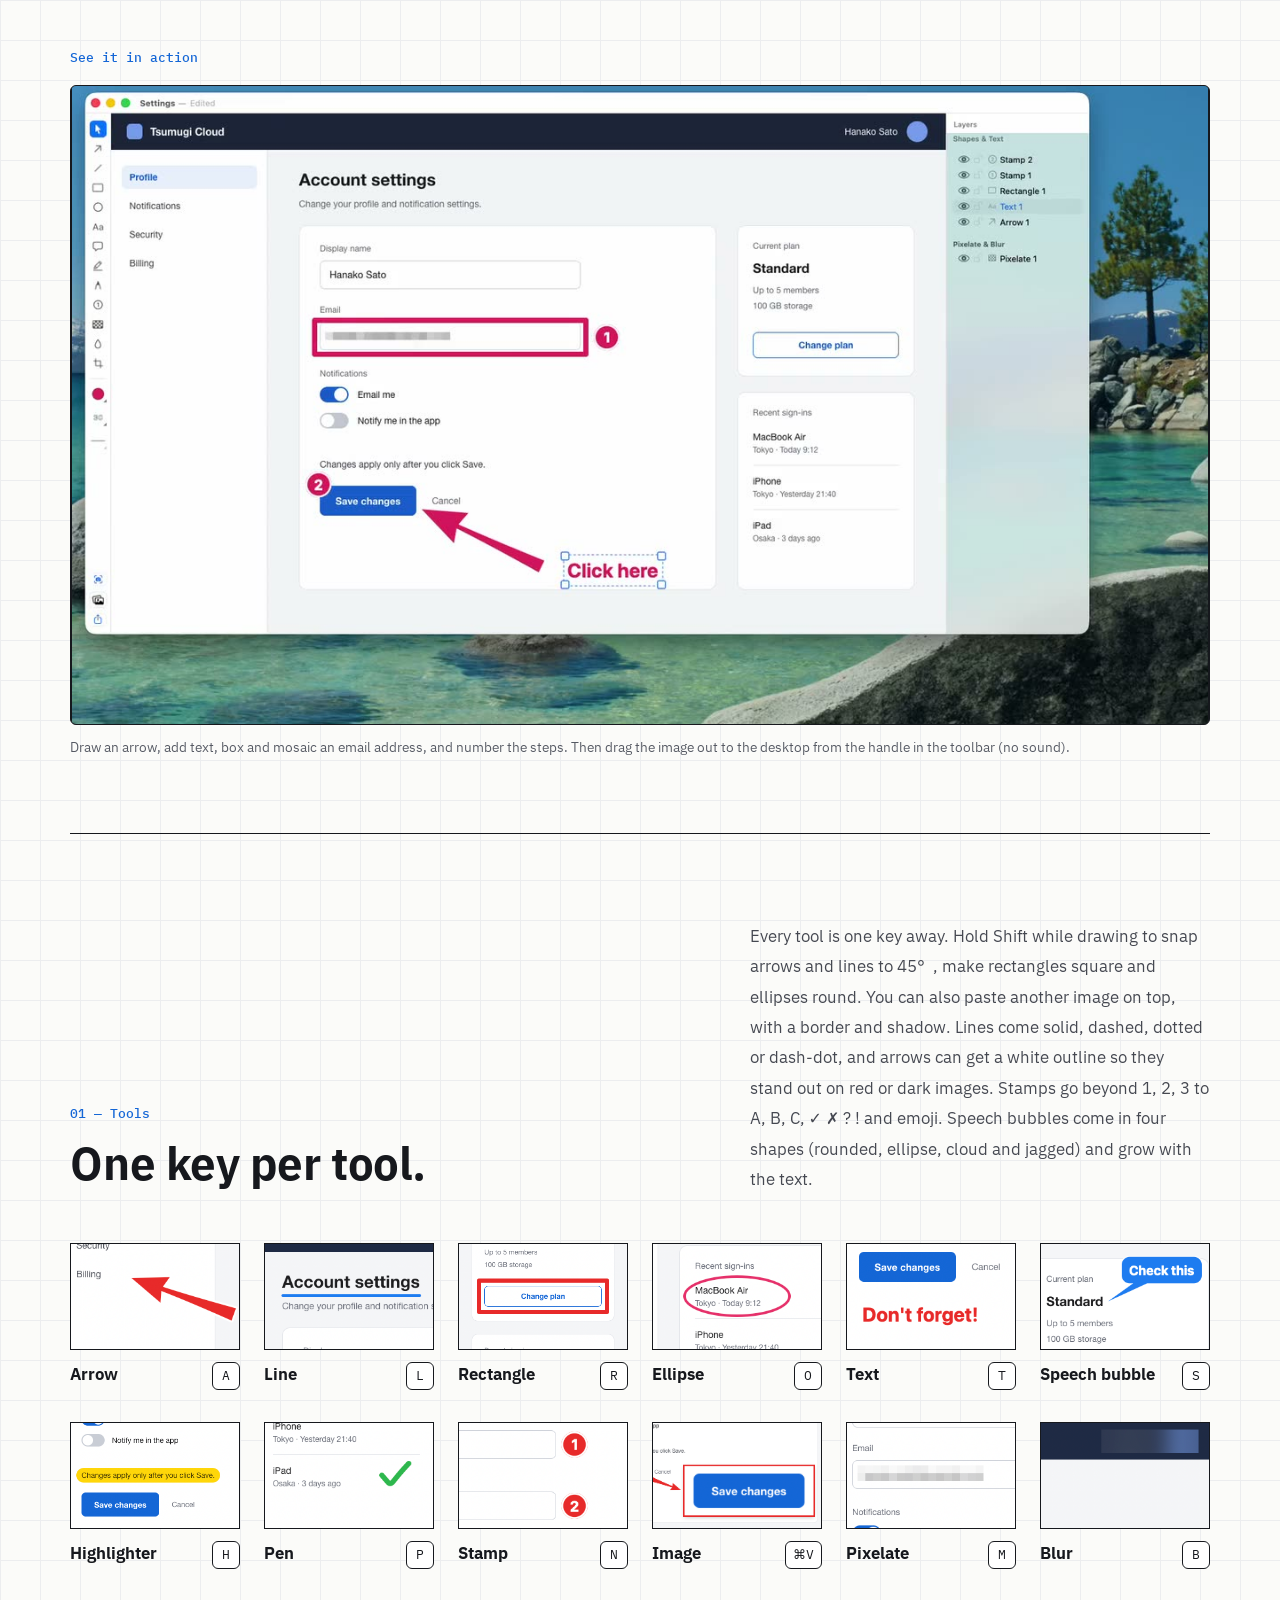
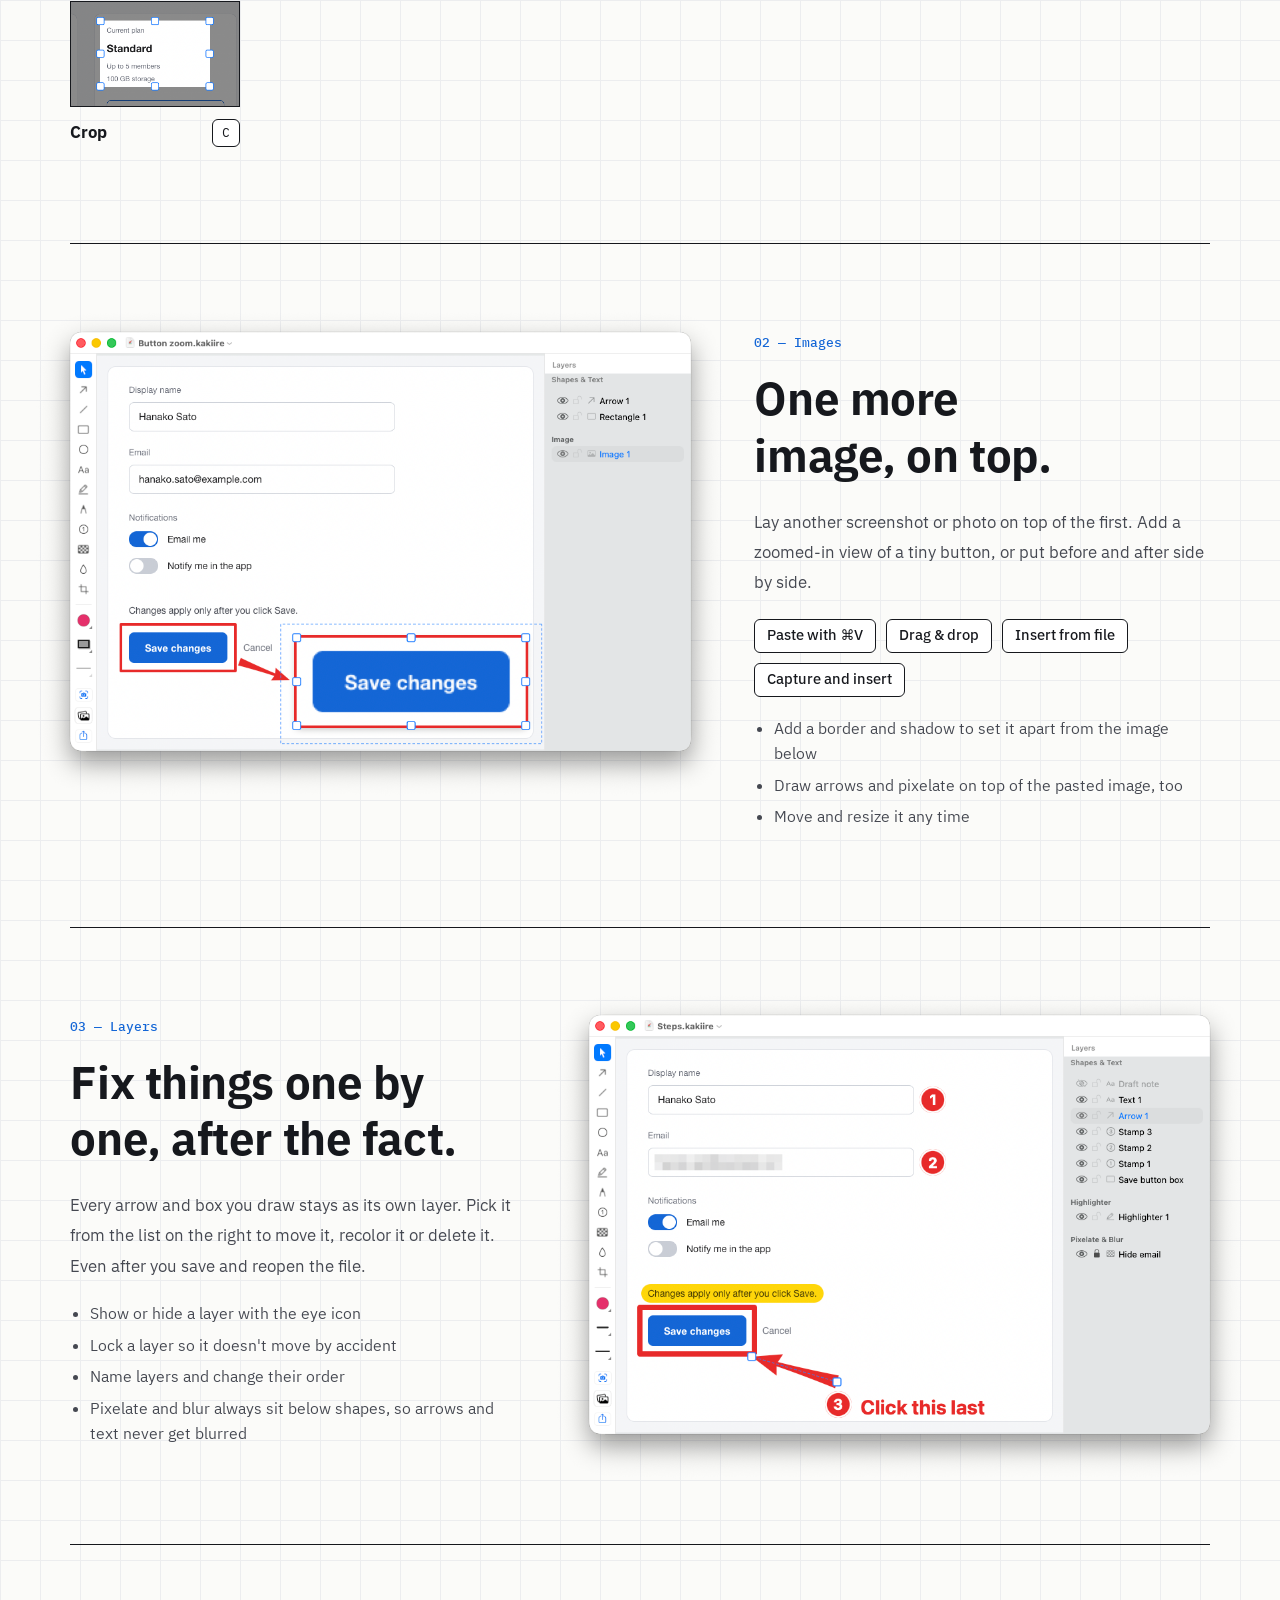
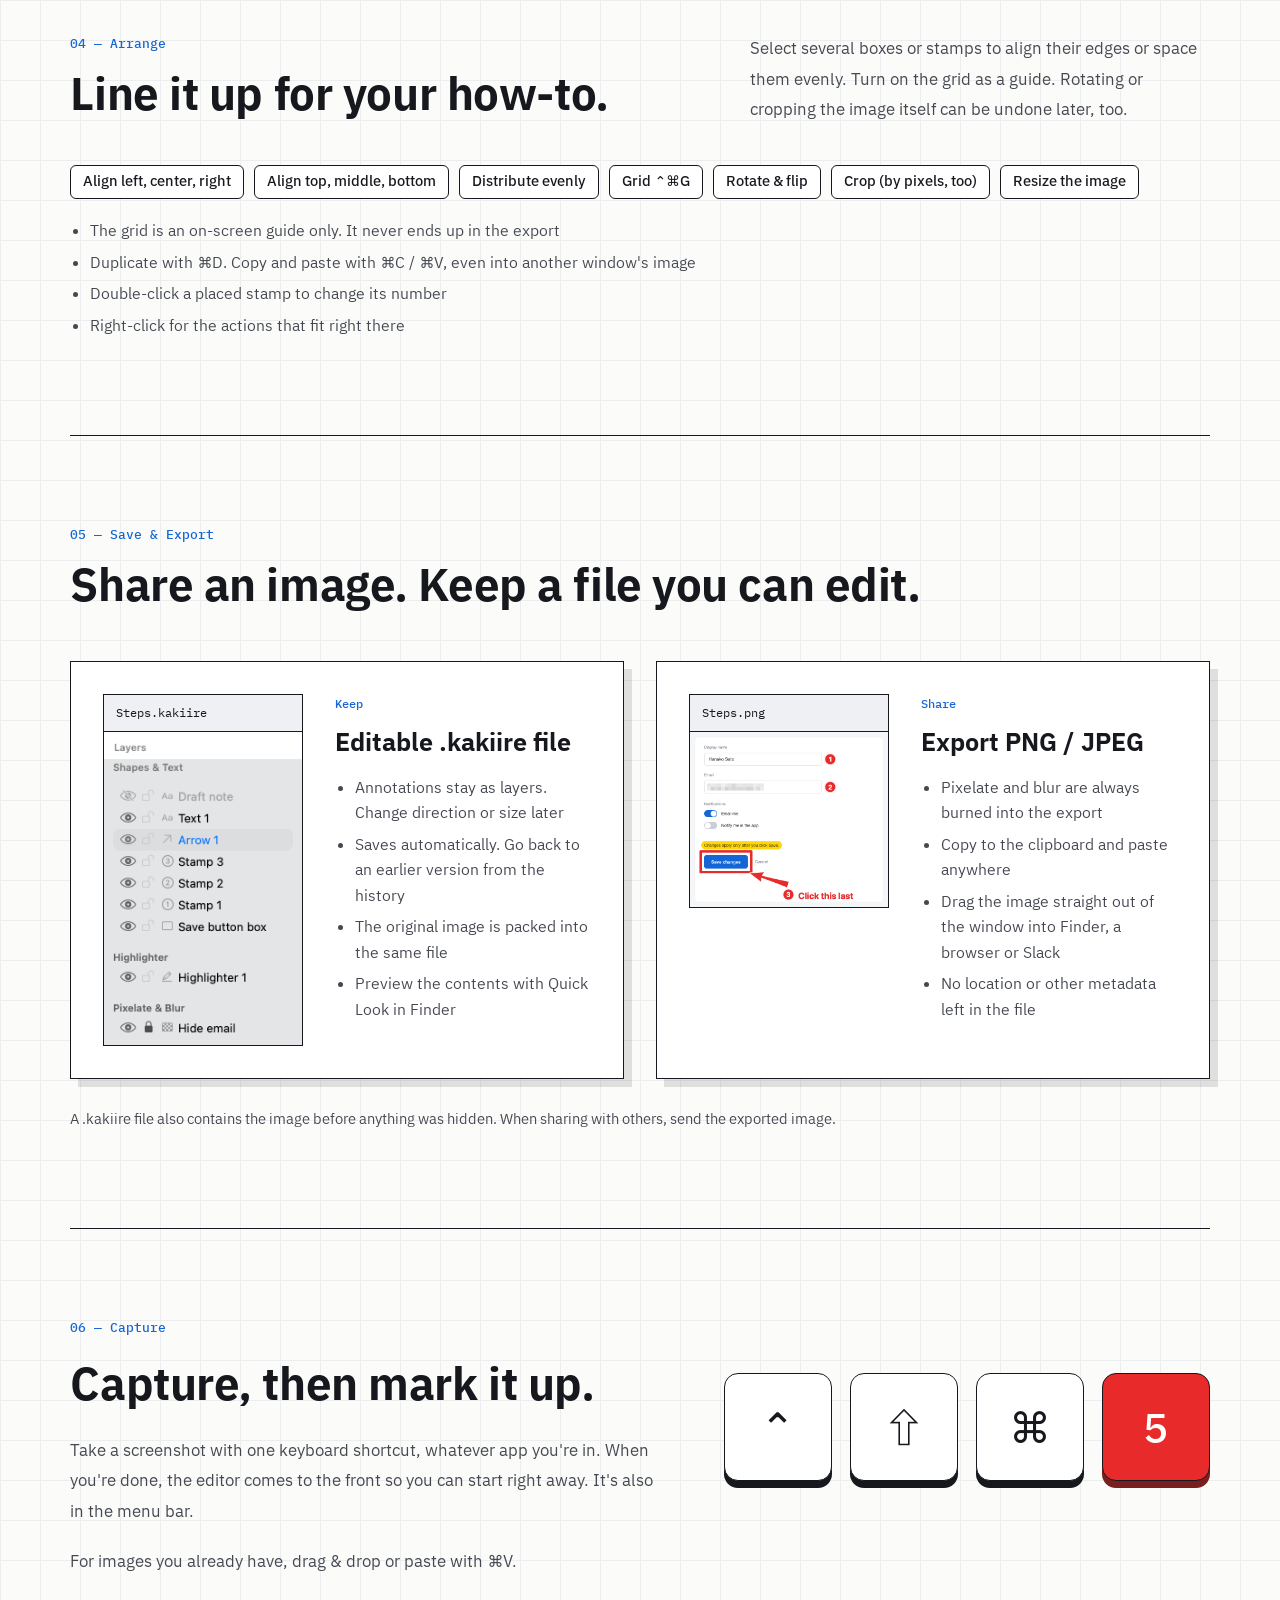
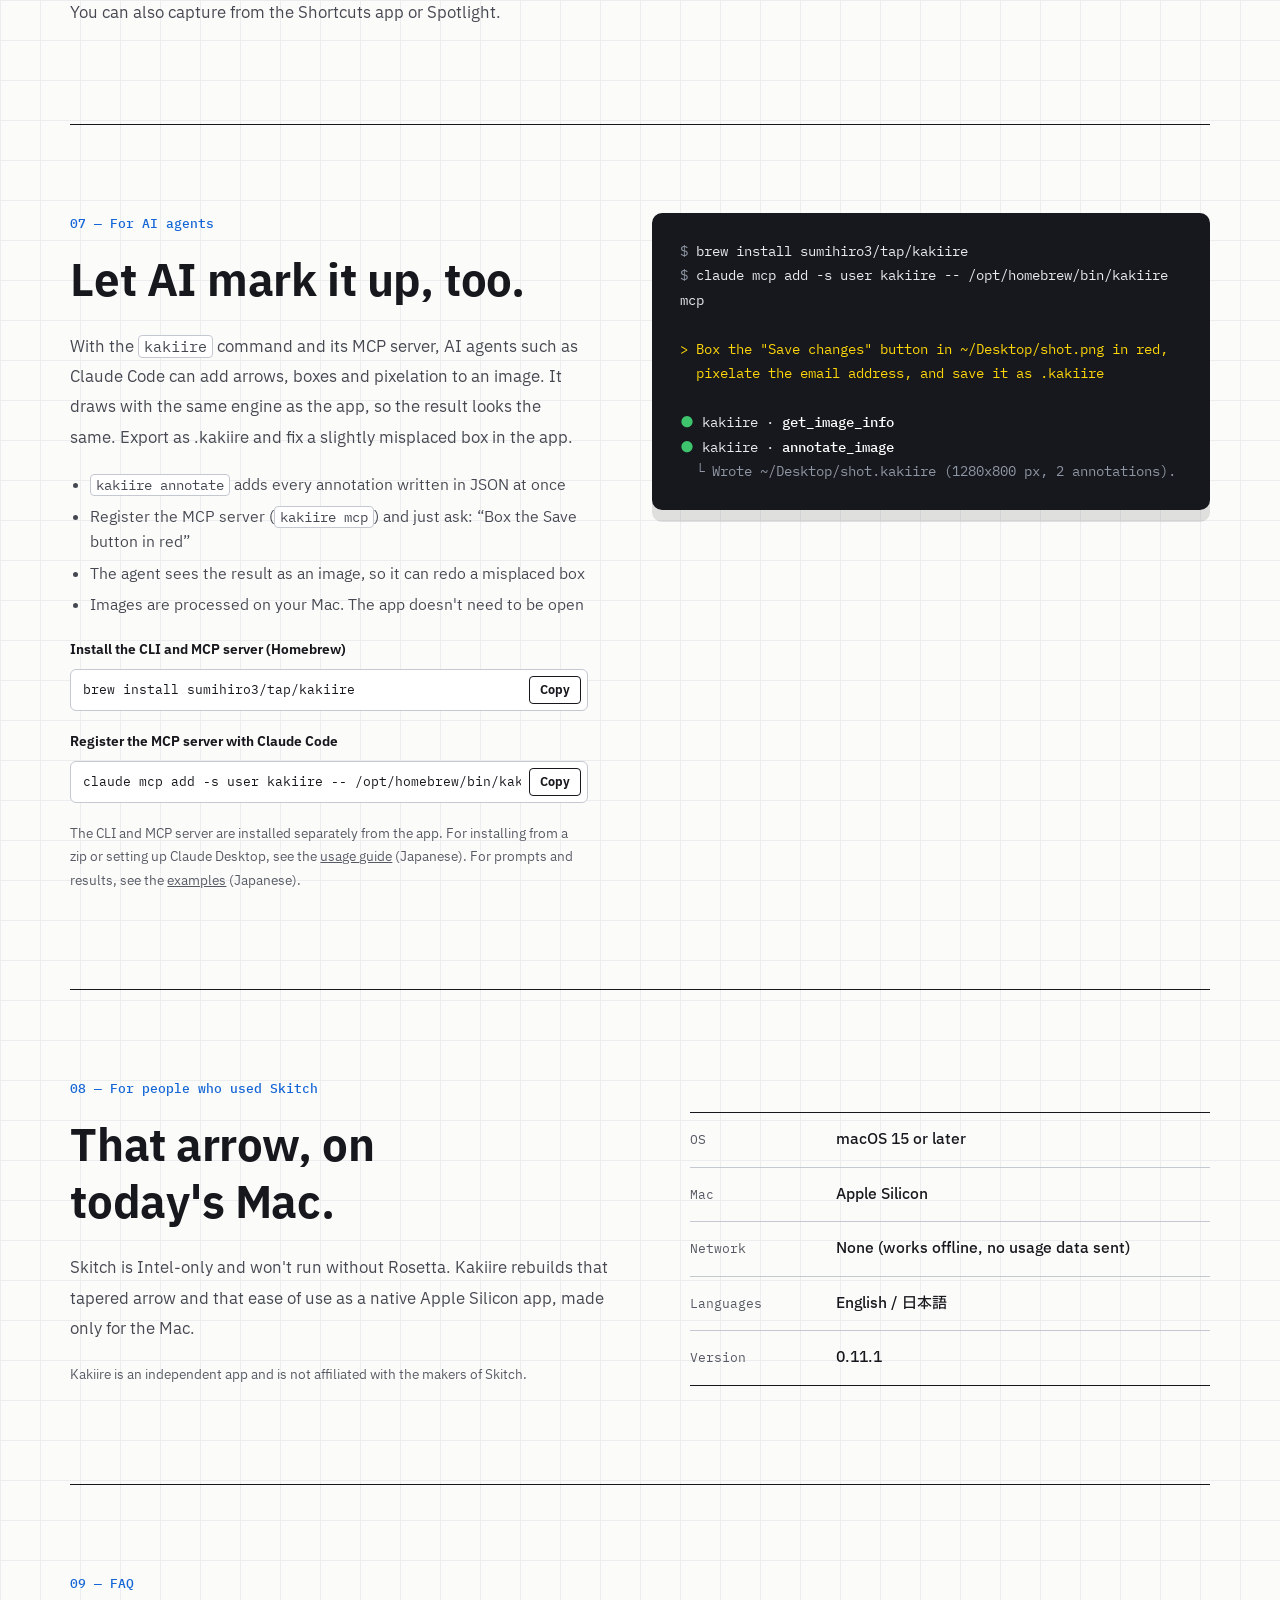
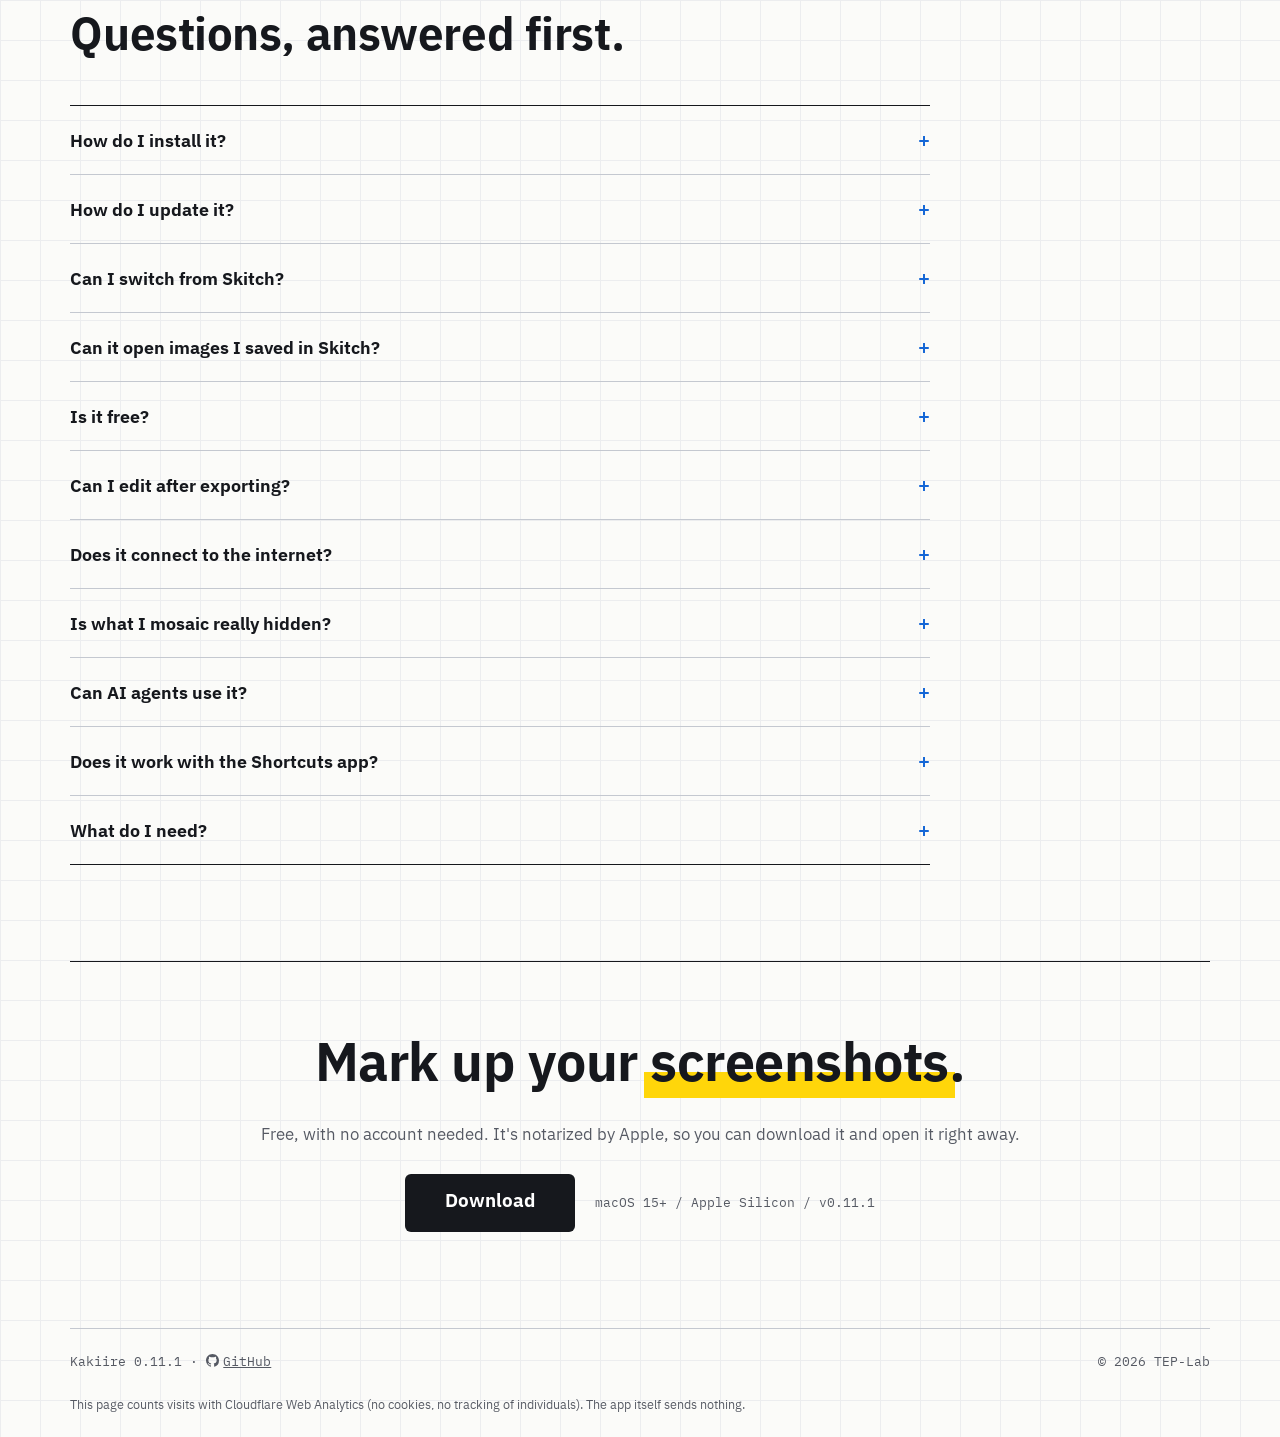
<file: site/en/index.html>
<!doctype html>
<html lang="en">
<head>
<meta charset="utf-8">
<meta name="viewport" content="width=device-width, initial-scale=1">
<title>Kakiire — Mark up your screenshots.</title>
<meta name="description" content="Kakiire is a Mac app for drawing arrows, boxes and text on screenshots, and hiding what shouldn't be seen with pixelate and blur. Annotations stay as layers, so you can fix them later.">
<meta property="og:title" content="Kakiire — Mark up your screenshots.">
<meta property="og:description" content="A Mac app for drawing arrows, boxes and text on screenshots. Save an editable file and fix it later.">
<meta property="og:type" content="website">
<meta property="og:locale" content="en_US">
<link rel="canonical" href="https://kakiire.tep-lab.com/en/">
<link rel="alternate" hreflang="ja" href="https://kakiire.tep-lab.com/">
<link rel="alternate" hreflang="en" href="https://kakiire.tep-lab.com/en/">
<link rel="alternate" hreflang="x-default" href="https://kakiire.tep-lab.com/en/">
<meta property="og:url" content="https://kakiire.tep-lab.com/en/">
<meta property="og:site_name" content="Kakiire">
<meta property="og:locale:alternate" content="ja_JP">
<meta property="og:image" content="https://kakiire.tep-lab.com/assets/en/og.png">
<meta property="og:image:type" content="image/png">
<meta property="og:image:width" content="1200">
<meta property="og:image:height" content="630">
<meta property="og:image:alt" content="Kakiire. The headline “Mark up your screenshots.” next to an exploded view of annotation layers.">
<meta name="twitter:card" content="summary_large_image">
<link rel="icon" href="../assets/kakiire-icon.svg" type="image/svg+xml">
<link rel="preconnect" href="https://fonts.googleapis.com">
<link rel="preconnect" href="https://fonts.gstatic.com" crossorigin>
<link href="https://fonts.googleapis.com/css2?family=IBM+Plex+Mono:wght@400;500&amp;family=IBM+Plex+Sans+JP:wght@400;500;700&amp;display=swap" rel="stylesheet">
<link rel="stylesheet" href="../style.css">
</head>
<body>

<header class="hero wrap">
  <nav class="nav" aria-label="On this page">
    <a class="brand" href="#">
      <img src="../assets/kakiire-icon.svg" alt="" width="34" height="34">
      <span>Kakiire</span>
    </a>
    <div class="nav__links">
      <a href="#tools">Tools</a>
      <a href="#images">Images</a>
      <a href="#layers">Layers</a>
      <a href="#arrange">Arrange</a>
      <a href="#files">Save &amp; Export</a>
      <a href="#agents">AI agents</a>
      <a href="#skitch">From Skitch</a>
      <a href="#faq">FAQ</a>
      <a class="lang" href="../" hreflang="ja" lang="ja" data-lang="ja">日本語</a>
      <a class="btn-outline" href="#download">Download</a>
    </div>
  </nav>

  <div class="hero__main">
    <div class="hero__text">
      <a class="tag" href="#skitch">For people who used Skitch</a>
      <h1>Mark up<br>your<br><span class="hl">screenshots</span>.</h1>
      <p class="dict"><span class="dict__word">kakiire【書き入れ】</span> Japanese: writing words or marks onto an image or a document.</p>
      <p class="hero__lead">Kakiire is a Mac app for drawing arrows, boxes and text on screenshots. Hide what shouldn't be seen with <span class="mosaic-chip" role="img" aria-label="pixelate"></span>.</p>
      <div class="cta-row">
        <a class="btn" href="https://github.com/sumihiro3/kakiire/releases/latest/download/Kakiire.dmg">Download</a>
        <span class="meta">Free / macOS 15+ / Apple Silicon / v<span data-version>0.11.1</span></span>
      </div>
      <a class="hero-ai" href="#agents"><span class="hero-ai__badge">MCP</span><span>AI agents like Claude Code can mark up images too</span><span class="hero-ai__arrow" aria-hidden="true">→</span></a>
    </div>

    <figure class="stack">
      <figcaption class="visually-hidden">An exploded view of Kakiire's layers. At the bottom is a screenshot of a settings page; above it float a pixelate layer, a highlighter layer and a shapes layer. On the shapes layer, a red arrow points to a box drawn around the "Save changes" button.</figcaption>
      <svg class="stack__svg" viewBox="0 0 545 630" aria-hidden="true">
        <path class="stack-guide" d="M22.5 183.4 V498.4 M517.5 126.6 V441.6 M220.5 297 V612"/>

        <g transform="matrix(0.7071 -0.4056 0.7071 0.4056 22.5 498.4)">
          <rect class="sheet-shadow" x="14" y="14" width="420" height="280"/>
          <image href="../assets/en/hero-base.png" width="420" height="280" preserveAspectRatio="none"/>
          <rect class="sheet sheet--outline" width="420" height="280"/>
        </g>

        <g transform="matrix(0.7071 -0.4056 0.7071 0.4056 22.5 393.4)">
          <rect class="sheet" width="420" height="280"/>
          <image href="../assets/en/hero-effect.png" width="420" height="280" preserveAspectRatio="none"/>
        </g>

        <g transform="matrix(0.7071 -0.4056 0.7071 0.4056 22.5 288.4)">
          <rect class="sheet" width="420" height="280"/>
          <image href="../assets/en/hero-highlight.png" width="420" height="280" preserveAspectRatio="none"/>
        </g>

        <g transform="matrix(0.7071 -0.4056 0.7071 0.4056 22.5 183.4)">
          <rect class="sheet" width="420" height="280"/>
          <image href="../assets/en/hero-shapes.png" width="487.88" height="280" preserveAspectRatio="none"/>
        </g>
      </svg>
      <ul class="stack__labels" aria-label="Layers (top to bottom)">
        <li><b>Shapes</b><span>Arrows, boxes, text, speech bubbles, stamps</span></li>
        <li><b>Highlighter</b><span>Text shows through</span></li>
        <li><b>Pixelate &amp; Blur</b><span>Hide what shouldn't be seen</span></li>
        <li><b>Original</b><span>Exactly as captured</span></li>
      </ul>
    </figure>
  </div>

  <ul class="pillars">
    <li>
      <span class="stamp" aria-hidden="true">1</span>
      <div>
        <h2 class="pillar__title">Mark up</h2>
        <p>Tapered arrows, boxes, outlined text, speech bubbles, stamps (numbers, letters, symbols, emoji). Switch tools with a single key.</p>
      </div>
    </li>
    <li>
      <span class="stamp" aria-hidden="true">2</span>
      <div>
        <h2 class="pillar__title">Hide</h2>
        <p>Pixelate or blur email addresses and faces. Exported images always have them burned in.</p>
      </div>
    </li>
    <li>
      <span class="stamp" aria-hidden="true">3</span>
      <div>
        <h2 class="pillar__title">Fix it later</h2>
        <p>Save as .kakiire and every arrow and mosaic stays a layer. Fix it next week if you need to.</p>
      </div>
    </li>
  </ul>
</header>

<section id="demo" class="demo wrap" aria-labelledby="demo-title">
  <h2 id="demo-title" class="demo__title">See it in action</h2>
  <figure class="demo__figure">
    <video class="demo__video" src="../assets/en/demo.mp4" poster="../assets/en/demo-poster.jpg" width="1280" height="720" autoplay muted loop playsinline preload="metadata" aria-describedby="demo-caption"></video>
    <figcaption id="demo-caption">Draw an arrow, add text, box and mosaic an email address, and number the steps. Then drag the image out to the desktop from the handle in the toolbar (no sound).</figcaption>
  </figure>
</section>

<main>

<section id="tools" class="section wrap">
  <div class="section__inner">
    <div class="section__head">
      <div class="section__title">
        <p class="eyebrow">01 — Tools</p>
        <h2 class="h-section">One key per tool.</h2>
      </div>
      <p class="lead">Every tool is one key away. Hold Shift while drawing to snap arrows and lines to 45°, make rectangles square and ellipses round. You can also paste another image on top, with a border and shadow. Lines come solid, dashed, dotted or dash-dot, and arrows can get a white outline so they stand out on red or dark images. Stamps go beyond 1, 2, 3 to A, B, C, ✓ ✗ ? ! and emoji. Speech bubbles come in four shapes (rounded, ellipse, cloud and jagged) and grow with the text.</p>
    </div>

    <ul class="tools">
      <li>
        <div class="tool__specimen"><img src="../assets/en/tool-arrow.png" width="256" height="161" loading="lazy" alt="A red arrow pointing to a sidebar item"></div>
        <div class="tool__meta"><span class="tool__name">Arrow</span><kbd class="key">A</kbd></div>
      </li>
      <li>
        <div class="tool__specimen"><img src="../assets/en/tool-line.png" width="256" height="161" loading="lazy" alt="A blue line drawn under a heading"></div>
        <div class="tool__meta"><span class="tool__name">Line</span><kbd class="key">L</kbd></div>
      </li>
      <li>
        <div class="tool__specimen"><img src="../assets/en/tool-rect.png" width="320" height="201" loading="lazy" alt="A button boxed in red"></div>
        <div class="tool__meta"><span class="tool__name">Rectangle</span><kbd class="key">R</kbd></div>
      </li>
      <li>
        <div class="tool__specimen"><img src="../assets/en/tool-ellipse.png" width="256" height="161" loading="lazy" alt="A row in a list circled with a pink ellipse"></div>
        <div class="tool__meta"><span class="tool__name">Ellipse</span><kbd class="key">O</kbd></div>
      </li>
      <li>
        <div class="tool__specimen"><img src="../assets/en/tool-text.png" width="256" height="161" loading="lazy" alt="Red outlined text reading "Don't forget!" under a button"></div>
        <div class="tool__meta"><span class="tool__name">Text</span><kbd class="key">T</kbd></div>
      </li>
      <li>
        <div class="tool__specimen"><img src="../assets/en/tool-bubble.png" width="256" height="161" loading="lazy" alt="A blue speech bubble saying &quot;Check this&quot; points at the plan name"></div>
        <div class="tool__meta"><span class="tool__name">Speech bubble</span><kbd class="key">S</kbd></div>
      </li>
      <li>
        <div class="tool__specimen"><img src="../assets/en/tool-highlighter.png" width="320" height="201" loading="lazy" alt="A sentence highlighted in yellow; the text underneath is still readable"></div>
        <div class="tool__meta"><span class="tool__name">Highlighter</span><kbd class="key">H</kbd></div>
      </li>
      <li>
        <div class="tool__specimen"><img src="../assets/en/tool-pen.png" width="256" height="161" loading="lazy" alt="A green hand-drawn check mark next to a list"></div>
        <div class="tool__meta"><span class="tool__name">Pen</span><kbd class="key">P</kbd></div>
      </li>
      <li>
        <div class="tool__specimen"><img src="../assets/en/tool-stamp.png" width="256" height="161" loading="lazy" alt="Red circles numbered 1 and 2 placed next to input fields"></div>
        <div class="tool__meta"><span class="tool__name">Stamp</span><kbd class="key">N</kbd></div>
      </li>
      <li>
        <div class="tool__specimen"><img src="../assets/en/tool-image.png" width="448" height="281" loading="lazy" alt="A zoomed-in copy of a button laid on top, with a red border and a shadow"></div>
        <div class="tool__meta"><span class="tool__name">Image</span><kbd class="key">⌘V</kbd></div>
      </li>
      <li>
        <div class="tool__specimen"><img src="../assets/en/tool-mosaic.png" width="256" height="161" loading="lazy" alt="An email address hidden with pixelation"></div>
        <div class="tool__meta"><span class="tool__name">Pixelate</span><kbd class="key">M</kbd></div>
      </li>
      <li>
        <div class="tool__specimen"><img src="../assets/en/tool-blur.png" width="256" height="161" loading="lazy" alt="A name and avatar in the top right blurred out"></div>
        <div class="tool__meta"><span class="tool__name">Blur</span><kbd class="key">B</kbd></div>
      </li>
      <li>
        <div class="tool__specimen"><img src="../assets/en/tool-crop.png" width="320" height="201" loading="lazy" alt="A crop area being selected. Outside the area is dimmed, with handles on the corners and edges"></div>
        <div class="tool__meta"><span class="tool__name">Crop</span><kbd class="key">C</kbd></div>
      </li>
    </ul>
  </div>
</section>

<section id="images" class="section wrap">
  <div class="section__inner split">
    <figure class="appshot appshot--small appshot--lead">
      <img src="../assets/en/shot-overlay.png" width="1044" height="741" loading="lazy" alt="Kakiire's editor. A small &quot;Save changes&quot; button is boxed in red, and a zoomed-in copy of it is laid on top as a separate image at the bottom right, joined by an arrow. The overlaid image is selected and shows handles.">
    </figure>
    <div class="split__text">
      <p class="eyebrow">02 — Images</p>
      <h2 class="h-section">One more image, on top.</h2>
      <p class="lead">Lay another screenshot or photo on top of the first. Add a zoomed-in view of a tiny button, or put before and after side by side.</p>
      <ul class="pills">
        <li>Paste with ⌘V</li>
        <li>Drag &amp; drop</li>
        <li>Insert from file</li>
        <li>Capture and insert</li>
      </ul>
      <ul class="points">
        <li>Add a border and shadow to set it apart from the image below</li>
        <li>Draw arrows and pixelate on top of the pasted image, too</li>
        <li>Move and resize it any time</li>
      </ul>
    </div>
  </div>
</section>

<section id="layers" class="section wrap">
  <div class="section__inner split">
    <div class="split__text">
      <p class="eyebrow">03 — Layers</p>
      <h2 class="h-section">Fix things one by one, after the fact.</h2>
      <p class="lead">Every arrow and box you draw stays as its own layer. Pick it from the list on the right to move it, recolor it or delete it. Even after you save and reopen the file.</p>
      <ul class="points">
        <li>Show or hide a layer with the eye icon</li>
        <li>Lock a layer so it doesn't move by accident</li>
        <li>Name layers and change their order</li>
        <li>Pixelate and blur always sit below shapes, so arrows and text never get blurred</li>
      </ul>
    </div>
    <figure class="appshot appshot--small">
      <img src="../assets/en/shot-layers.png" width="1044" height="741" loading="lazy" alt="Kakiire's editor. Selecting an arrow in the layer list on the right shows handles on both ends of the arrow in the image. The list also shows a hidden draft note and a locked layer that hides an email address.">
    </figure>
  </div>
</section>

<section id="arrange" class="section wrap">
  <div class="section__inner">
    <div class="section__head">
      <div class="section__title">
        <p class="eyebrow">04 — Arrange</p>
        <h2 class="h-section">Line it up for your how-to.</h2>
      </div>
      <p class="lead">Select several boxes or stamps to align their edges or space them evenly. Turn on the grid as a guide. Rotating or cropping the image itself can be undone later, too.</p>
    </div>
    <ul class="pills">
      <li>Align left, center, right</li>
      <li>Align top, middle, bottom</li>
      <li>Distribute evenly</li>
      <li>Grid ⌃⌘G</li>
      <li>Rotate &amp; flip</li>
      <li>Crop (by pixels, too)</li>
      <li>Resize the image</li>
    </ul>
    <ul class="points">
      <li>The grid is an on-screen guide only. It never ends up in the export</li>
      <li>Duplicate with ⌘D. Copy and paste with ⌘C / ⌘V, even into another window's image</li>
      <li>Double-click a placed stamp to change its number</li>
      <li>Right-click for the actions that fit right there</li>
    </ul>
  </div>
</section>

<section id="files" class="section wrap">
  <div class="section__inner">
    <div class="section__title">
      <p class="eyebrow">05 — Save &amp; Export</p>
      <h2 class="h-section">Share an image. Keep a file you can edit.</h2>
    </div>

    <div class="cards">
      <article class="card">
        <div class="card__mini" aria-hidden="true">
          <div class="mini__title">Steps.kakiire</div>
          <img src="../assets/en/shot-layer-panel.png" width="219" height="346" loading="lazy" alt="">
        </div>
        <div class="card__body">
          <p class="card__kicker">Keep</p>
          <h3 class="card__title">Editable .kakiire file</h3>
          <ul class="points">
            <li>Annotations stay as layers. Change direction or size later</li>
            <li>Saves automatically. Go back to an earlier version from the history</li>
            <li>The original image is packed into the same file</li>
            <li>Preview the contents with Quick Look in Finder</li>
          </ul>
        </div>
      </article>

      <article class="card">
        <div class="card__mini" aria-hidden="true">
          <div class="mini__title">Steps.png</div>
          <img src="../assets/en/shot-export.png" width="672" height="592" loading="lazy" alt="">
        </div>
        <div class="card__body">
          <p class="card__kicker">Share</p>
          <h3 class="card__title">Export PNG / JPEG</h3>
          <ul class="points">
            <li>Pixelate and blur are always burned into the export</li>
            <li>Copy to the clipboard and paste anywhere</li>
            <li>Drag the image straight out of the window into Finder, a browser or Slack</li>
            <li>No location or other metadata left in the file</li>
          </ul>
        </div>
      </article>
    </div>

    <p class="note">A .kakiire file also contains the image before anything was hidden. When sharing with others, send the exported image.</p>
  </div>
</section>

<section id="capture" class="section wrap">
  <div class="section__inner split">
    <div class="split__text">
      <p class="eyebrow">06 — Capture</p>
      <h2 class="h-section">Capture, then mark it up.</h2>
      <p class="lead">Take a screenshot with one keyboard shortcut, whatever app you're in. When you're done, the editor comes to the front so you can start right away. It's also in the menu bar.</p>
      <p class="lead">For images you already have, drag &amp; drop or paste with ⌘V.</p>
      <p class="lead">You can also capture from the Shortcuts app or Spotlight.</p>
    </div>
    <div class="keys" role="img" aria-label="The shortcut is Control + Shift + Command + 5">
      <span class="keycap">⌃</span>
      <span class="keycap">⇧</span>
      <span class="keycap">⌘</span>
      <span class="keycap keycap--accent">5</span>
    </div>
  </div>
</section>

<section id="agents" class="section wrap">
  <div class="section__inner split">
    <div class="split__text">
      <p class="eyebrow">07 — For AI agents</p>
      <h2 class="h-section">Let AI mark it up, too.</h2>
      <p class="lead">With the <code>kakiire</code> command and its MCP server, AI agents such as Claude Code can add arrows, boxes and pixelation to an image. It draws with the same engine as the app, so the result looks the same. Export as .kakiire and fix a slightly misplaced box in the app.</p>
      <ul class="points">
        <li><code>kakiire annotate</code> adds every annotation written in JSON at once</li>
        <li>Register the MCP server (<code>kakiire mcp</code>) and just ask: “Box the Save button in red”</li>
        <li>The agent sees the result as an image, so it can redo a misplaced box</li>
        <li>Images are processed on your Mac. The app doesn't need to be open</li>
      </ul>
      <p class="cmd__label">Install the CLI and MCP server (Homebrew)</p>
      <div class="cmd"><code>brew install sumihiro3/tap/kakiire</code><button type="button" class="cmd__copy" data-copy data-copied="Copied" aria-live="polite">Copy</button></div>
      <p class="cmd__label">Register the MCP server with Claude Code</p>
      <div class="cmd"><code>claude mcp add -s user kakiire -- /opt/homebrew/bin/kakiire mcp</code><button type="button" class="cmd__copy" data-copy data-copied="Copied" aria-live="polite">Copy</button></div>
      <p class="fine">The CLI and MCP server are installed separately from the app. For installing from a zip or setting up Claude Desktop, see the <a href="https://github.com/sumihiro3/kakiire/blob/main/docs/cli.md" target="_blank" rel="noopener">usage guide</a> (Japanese). For prompts and results, see the <a href="https://github.com/sumihiro3/kakiire/blob/main/docs/examples/README.md" target="_blank" rel="noopener">examples</a> (Japanese).</p>
    </div>
    <figure class="term" aria-label="Registering Kakiire's MCP server in Claude Code and asking it to annotate an image">
<pre><span class="term__prompt">$</span> brew install sumihiro3/tap/kakiire
<span class="term__prompt">$</span> claude mcp add -s user kakiire -- /opt/homebrew/bin/kakiire mcp

<span class="term__you">&gt; Box the "Save changes" button in ~/Desktop/shot.png in red,
  pixelate the email address, and save it as .kakiire</span>

<span class="term__tool">●</span> kakiire · <b>get_image_info</b>
<span class="term__tool">●</span> kakiire · <b>annotate_image</b>
  <span class="term__dim">└ Wrote ~/Desktop/shot.kakiire (1280x800 px, 2 annotations).</span></pre>
    </figure>
  </div>
</section>

<section id="skitch" class="section wrap">
  <div class="section__inner split">
    <div class="split__text">
      <p class="eyebrow">08 — For people who used Skitch</p>
      <h2 class="h-section">That arrow, on today's Mac.</h2>
      <p class="lead">Skitch is Intel-only and won't run without Rosetta. Kakiire rebuilds that tapered arrow and that ease of use as a native Apple Silicon app, made only for the Mac.</p>
      <p class="fine">Kakiire is an independent app and is not affiliated with the makers of Skitch.</p>
    </div>
    <dl class="spec">
      <div><dt>OS</dt><dd>macOS 15 or later</dd></div>
      <div><dt>Mac</dt><dd>Apple Silicon</dd></div>
      <div><dt>Network</dt><dd>None (works offline, no usage data sent)</dd></div>
      <div><dt>Languages</dt><dd>English / 日本語</dd></div>
      <div><dt>Version</dt><dd><span data-version>0.11.1</span></dd></div>
    </dl>
  </div>
</section>

<section id="faq" class="section wrap">
  <div class="section__inner">
    <div class="section__title">
      <p class="eyebrow">09 — FAQ</p>
      <h2 class="h-section">Questions, answered first.</h2>
    </div>
    <div class="faq">
      <details>
        <summary>How do I install it?</summary>
        <p>Download <a href="https://github.com/sumihiro3/kakiire/releases/latest/download/Kakiire.dmg">Kakiire.dmg</a>, open it, and drag Kakiire to Applications. It's notarized by Apple, so it opens without warnings. You can also install it with Homebrew:</p>
        <div class="cmd"><code>brew install --cask sumihiro3/tap/kakiire</code><button type="button" class="cmd__copy" data-copy data-copied="Copied" aria-live="polite">Copy</button></div>
      </details>
      <details>
        <summary>How do I update it?</summary>
        <p>Kakiire doesn't connect to the internet, so it doesn't check for new versions itself. When you see a new version on the <a href="https://github.com/sumihiro3/kakiire/releases">releases page</a>, drag the new <a href="https://github.com/sumihiro3/kakiire/releases/latest/download/Kakiire.dmg">Kakiire.dmg</a> into Applications to replace it. Your settings are kept. If you installed it with Homebrew, upgrade with the full <code>sumihiro3/tap/</code> name:</p>
        <div class="cmd"><code>brew update &amp;&amp; brew upgrade --cask sumihiro3/tap/kakiire</code><button type="button" class="cmd__copy" data-copy data-copied="Copied" aria-live="polite">Copy</button></div>
        <p>The <code>kakiire</code> command (CLI and MCP server) is separate from the app, so upgrade it too if you installed it:</p>
        <div class="cmd"><code>brew update &amp;&amp; brew upgrade sumihiro3/tap/kakiire</code><button type="button" class="cmd__copy" data-copy data-copied="Copied" aria-live="polite">Copy</button></div>
      </details>
      <details>
        <summary>Can I switch from Skitch?</summary>
        <p>It's built to make switching easy.</p>
        <ul>
          <li>Draw the same tapered arrow</li>
          <li>Right after you capture, the editor opens with the arrow tool selected</li>
          <li>Switch tools with a single key (<kbd>A</kbd> for arrow, <kbd>R</kbd> for rectangle, <kbd>T</kbd> for text)</li>
          <li>Drag the finished image from the toolbar handle into Slack, a browser or Finder</li>
          <li>The capture shortcut is ⌃⇧⌘5, and you can change it in Settings</li>
        </ul>
        <p class="fine">Kakiire is an independent app and is not affiliated with the makers of Skitch.</p>
      </details>
      <details>
        <summary>Can it open images I saved in Skitch?</summary>
        <p>It opens them as ordinary PNGs. The annotations you added in Skitch are baked into the picture, so you can't edit them one by one.</p>
      </details>
      <details>
        <summary>Is it free?</summary>
        <p>Yes. No feature limits, no trial period, and no account needed. The <a href="https://github.com/sumihiro3/kakiire" target="_blank" rel="noopener">source code</a> is available under the MIT License.</p>
      </details>
      <details>
        <summary>Can I edit after exporting?</summary>
        <p>Save as <code>.kakiire</code>, and you can move, recolor or delete any arrow later. Hand out the PNG or JPEG you export, and keep the editable original for yourself.</p>
      </details>
      <details>
        <summary>Does it connect to the internet?</summary>
        <p>No. It works offline and sends no usage data. It runs inside the App Sandbox, so it touches only the files you open or save.</p>
      </details>
      <details>
        <summary>Is what I mosaic really hidden?</summary>
        <p>Exported PNGs keep neither the image before the mosaic nor metadata such as location. A <code>.kakiire</code> file contains the original image, so export a PNG or JPEG when you share it.</p>
      </details>
      <details>
        <summary>Can AI agents use it?</summary>
        <p>Yes. It ships a CLI and an MCP server, so you can ask Claude Code or another agent to "put a red box around the Save button" and it adds the annotation. Everything runs on your Mac.</p>
      </details>
      <details>
        <summary>Does it work with the Shortcuts app?</summary>
        <p>Yes. Installing Kakiire adds these actions to the Shortcuts app:</p>
        <ul>
          <li>Capture Area and Open in Kakiire</li>
          <li>Open Image in Kakiire (try it after "Get Latest Screenshots")</li>
          <li>Export Kakiire Document (.kakiire) as PNG or JPEG, with an optional scale</li>
          <li>Get Current Image from Kakiire, to pass along to other actions</li>
        </ul>
        <p>"Capture Area" and "Current Image" also work from Spotlight and Siri.</p>
      </details>
      <details>
        <summary>What do I need?</summary>
        <p>A Mac with Apple Silicon running macOS 15 or later. Intel Macs aren't supported.</p>
      </details>
    </div>
  </div>
</section>

</main>

<footer id="download" class="wrap">
  <div class="cta">
    <h2 class="h-section">Mark up your <span class="hl">screenshots</span>.</h2>
    <p class="cta__note">Free, with no account needed. It's notarized by Apple, so you can download it and open it right away.</p>
    <div class="cta-row">
      <a class="btn btn--lg" href="https://github.com/sumihiro3/kakiire/releases/latest/download/Kakiire.dmg">Download</a>
      <span class="meta">macOS 15+ / Apple Silicon / v<span data-version>0.11.1</span></span>
    </div>
  </div>
  <div class="footer">
    <span>Kakiire <span data-version>0.11.1</span> · <a href="https://github.com/sumihiro3/kakiire" target="_blank" rel="noopener"><svg class="gh-icon" viewBox="0 0 16 16" aria-hidden="true" focusable="false"><path fill="currentColor" d="M8 0C3.58 0 0 3.58 0 8c0 3.54 2.29 6.53 5.47 7.59.4.07.55-.17.55-.38 0-.19-.01-.82-.01-1.49-2.01.37-2.53-.49-2.69-.94-.09-.23-.48-.94-.82-1.13-.28-.15-.68-.52-.01-.53.63-.01 1.08.58 1.23.82.72 1.21 1.87.87 2.33.66.07-.52.28-.87.51-1.07-1.78-.2-3.64-.89-3.64-3.95 0-.87.31-1.59.82-2.15-.08-.2-.36-1.02.08-2.12 0 0 .67-.21 2.2.82.64-.18 1.32-.27 2-.27.68 0 1.36.09 2 .27 1.53-1.04 2.2-.82 2.2-.82.44 1.1.16 1.92.08 2.12.51.56.82 1.27.82 2.15 0 3.07-1.87 3.75-3.65 3.95.29.25.54.73.54 1.48 0 1.07-.01 1.93-.01 2.2 0 .21.15.46.55.38A8.013 8.013 0 0016 8c0-4.42-3.58-8-8-8z"/></svg>GitHub</a></span>
    <span>© 2026 TEP-Lab</span>
  </div>
  <p class="footer__note">This page counts visits with Cloudflare Web Analytics (no cookies, no tracking of individuals). The app itself sends nothing.</p>
</footer>

<script>
  // 動きを減らす設定のときは、自動再生を止めて操作ボタンを出す
  if (window.matchMedia("(prefers-reduced-motion: reduce)").matches) {
    document.querySelectorAll(".demo__video").forEach(function (v) {
      v.removeAttribute("autoplay");
      v.pause();
      v.controls = true;
    });
  }
  // 切り替えリンクで選んだ言語を覚える(日本語版の先頭の転送が見る)
  document.querySelectorAll("[data-lang]").forEach(function (a) {
    a.addEventListener("click", function () {
      try { localStorage.setItem("kakiire-lang", a.dataset.lang); } catch (e) {}
    });
  });
  // コマンドの欄の「コピー」ボタン
  document.querySelectorAll("[data-copy]").forEach(function (b) {
    var label = b.textContent;
    b.addEventListener("click", function () {
      var code = b.parentElement.querySelector("code");
      var show = function (text) {
        b.textContent = text;
        setTimeout(function () { b.textContent = label; }, 1500);
      };
      // クリップボード API が使えない・拒まれたときは、選択して execCommand でコピーする(失敗しても選択は残るので ⌘C で写せる)
      var selectCode = function () {
        var r = document.createRange();
        r.selectNodeContents(code);
        var s = window.getSelection();
        s.removeAllRanges();
        s.addRange(r);
        try { if (document.execCommand("copy")) { show(b.dataset.copied); } } catch (e) {}
      };
      if (navigator.clipboard && window.isSecureContext) {
        navigator.clipboard.writeText(code.textContent).then(function () { show(b.dataset.copied); }, selectCode);
      } else {
        selectCode();
      }
    });
  });
</script>
</body>
</html>
</file>
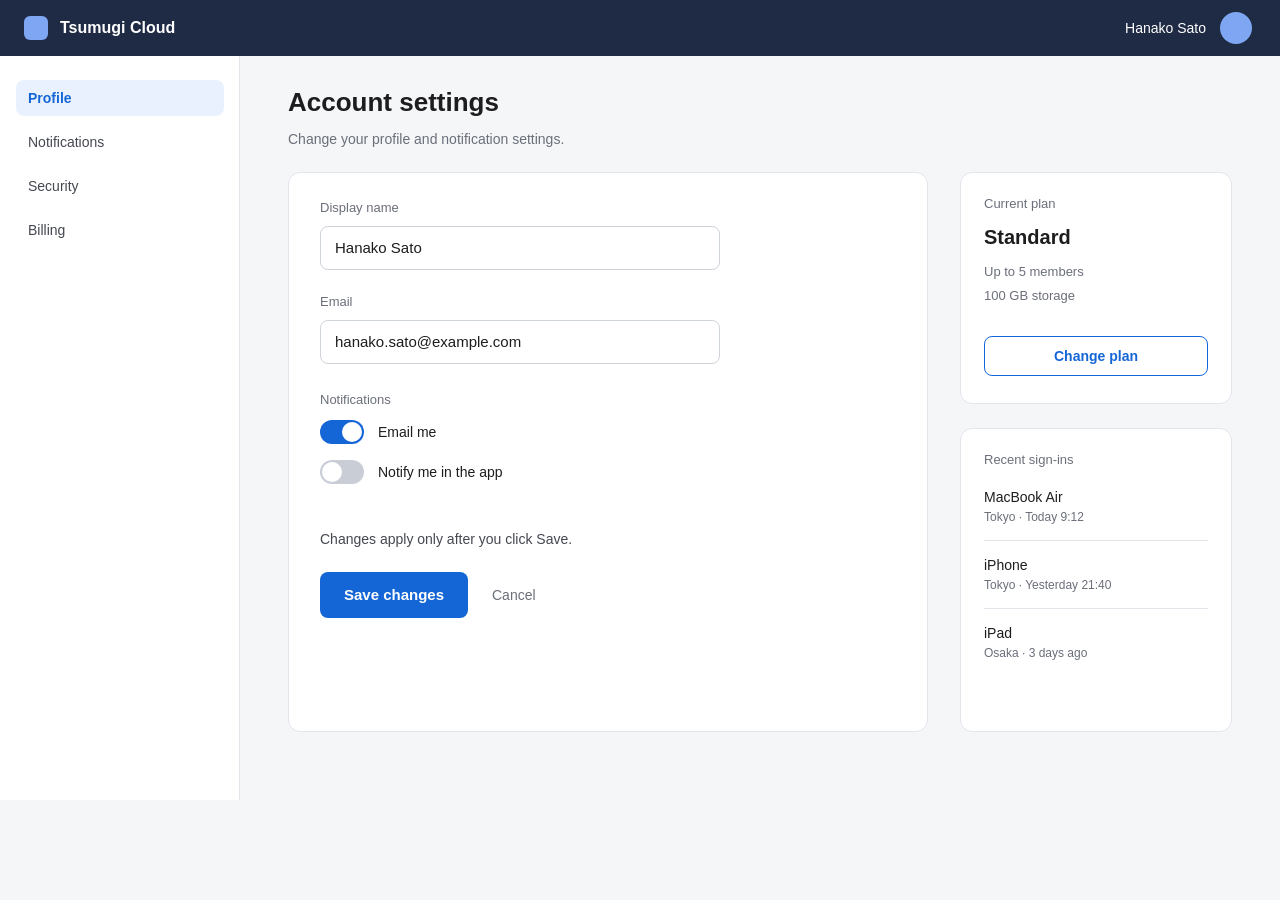
<file: scripts/lp-shots/mock-en.html>
<!doctype html>
<html lang="en">
<head>
<meta charset="utf-8">
<style>
  * { box-sizing: border-box; }
  html, body { margin: 0; width: 1280px; height: 800px; overflow: hidden; }
  body { position: relative; background: #f5f6f8; color: #1d1d1f; font-family: -apple-system, "Helvetica Neue", sans-serif; -webkit-font-smoothing: antialiased; }
  .abs { position: absolute; }
  .top { left: 0; top: 0; width: 1280px; height: 56px; background: #1f2a44; }
  .side { left: 0; top: 56px; width: 240px; height: 744px; background: #fff; border-right: 1px solid #e3e5ea; }
  .nav { left: 16px; width: 208px; height: 36px; padding: 0 12px; border-radius: 8px; font-size: 14px; line-height: 36px; color: #454851; }
  .nav.on { background: #eaf1fe; color: #1466d6; font-weight: 600; }
  .card { background: #fff; border: 1px solid #e3e5ea; border-radius: 12px; }
  .label { font-size: 13px; color: #6b6f7a; }
  .input { width: 400px; height: 44px; padding: 0 14px; border: 1px solid #cfd3da; border-radius: 8px; font-size: 15px; line-height: 42px; background: #fff; }
  .toggle { width: 44px; height: 24px; border-radius: 12px; background: #c9cdd6; }
  .toggle::after { content: ""; position: absolute; left: 2px; top: 2px; width: 20px; height: 20px; border-radius: 50%; background: #fff; }
  .toggle.on { background: #1466d6; }
  .toggle.on::after { left: 22px; }
  .row { font-size: 14px; color: #1d1d1f; }
  .muted { color: #6b6f7a; }
</style>
</head>
<body>
  <div class="abs top"></div>
  <div class="abs" style="left: 24px; top: 16px; width: 24px; height: 24px; border-radius: 6px; background: #7fa6f2"></div>
  <div class="abs" style="left: 60px; top: 16px; font-size: 16px; font-weight: 600; color: #fff; line-height: 24px">Tsumugi Cloud</div>
  <div class="abs" style="left: 1116px; top: 18px; width: 90px; text-align: right; font-size: 14px; color: #fff; line-height: 20px">Hanako Sato</div>
  <div class="abs" style="left: 1220px; top: 12px; width: 32px; height: 32px; border-radius: 50%; background: #7fa6f2"></div>

  <div class="abs side"></div>
  <div class="abs nav on" style="top: 80px">Profile</div>
  <div class="abs nav" style="top: 124px">Notifications</div>
  <div class="abs nav" style="top: 168px">Security</div>
  <div class="abs nav" style="top: 212px">Billing</div>

  <div class="abs" style="left: 288px; top: 84px; font-size: 26px; font-weight: 700; line-height: 36px">Account settings</div>
  <div class="abs muted" style="left: 288px; top: 128px; font-size: 14px; line-height: 22px">Change your profile and notification settings.</div>

  <div class="abs card" style="left: 288px; top: 172px; width: 640px; height: 560px"></div>
  <div class="abs label" style="left: 320px; top: 200px">Display name</div>
  <div class="abs input" style="left: 320px; top: 226px">Hanako Sato</div>
  <div class="abs label" style="left: 320px; top: 294px">Email</div>
  <div class="abs input" style="left: 320px; top: 320px">hanako.sato@example.com</div>
  <div class="abs label" style="left: 320px; top: 392px">Notifications</div>
  <div class="abs toggle on" style="left: 320px; top: 420px"></div>
  <div class="abs row" style="left: 378px; top: 421px; line-height: 22px">Email me</div>
  <div class="abs toggle" style="left: 320px; top: 460px"></div>
  <div class="abs row" style="left: 378px; top: 461px; line-height: 22px">Notify me in the app</div>
  <div class="abs row" style="left: 320px; top: 528px; line-height: 22px; color: #454851">Changes apply only after you click Save.</div>
  <div class="abs" style="left: 320px; top: 572px; width: 148px; height: 46px; border-radius: 8px; background: #1466d6; color: #fff; font-size: 15px; font-weight: 700; line-height: 46px; text-align: center">Save changes</div>
  <div class="abs muted" style="left: 492px; top: 584px; font-size: 14px; line-height: 22px">Cancel</div>

  <div class="abs card" style="left: 960px; top: 172px; width: 272px; height: 232px"></div>
  <div class="abs label" style="left: 984px; top: 196px">Current plan</div>
  <div class="abs" style="left: 984px; top: 222px; font-size: 20px; font-weight: 700; line-height: 30px">Standard</div>
  <div class="abs muted" style="left: 984px; top: 262px; font-size: 13px; line-height: 20px">Up to 5 members</div>
  <div class="abs muted" style="left: 984px; top: 286px; font-size: 13px; line-height: 20px">100 GB storage</div>
  <div class="abs" style="left: 984px; top: 336px; width: 224px; height: 40px; border: 1px solid #1466d6; border-radius: 8px; color: #1466d6; font-size: 14px; font-weight: 600; line-height: 38px; text-align: center">Change plan</div>

  <div class="abs card" style="left: 960px; top: 428px; width: 272px; height: 304px"></div>
  <div class="abs label" style="left: 984px; top: 452px">Recent sign-ins</div>
  <div class="abs row" style="left: 984px; top: 486px; line-height: 22px">MacBook Air</div>
  <div class="abs muted" style="left: 984px; top: 508px; font-size: 12px; line-height: 18px">Tokyo · Today 9:12</div>
  <div class="abs" style="left: 984px; top: 540px; width: 224px; height: 1px; background: #e3e5ea"></div>
  <div class="abs row" style="left: 984px; top: 554px; line-height: 22px">iPhone</div>
  <div class="abs muted" style="left: 984px; top: 576px; font-size: 12px; line-height: 18px">Tokyo · Yesterday 21:40</div>
  <div class="abs" style="left: 984px; top: 608px; width: 224px; height: 1px; background: #e3e5ea"></div>
  <div class="abs row" style="left: 984px; top: 622px; line-height: 22px">iPad</div>
  <div class="abs muted" style="left: 984px; top: 644px; font-size: 12px; line-height: 18px">Osaka · 3 days ago</div>
</body>
</html>
</file>
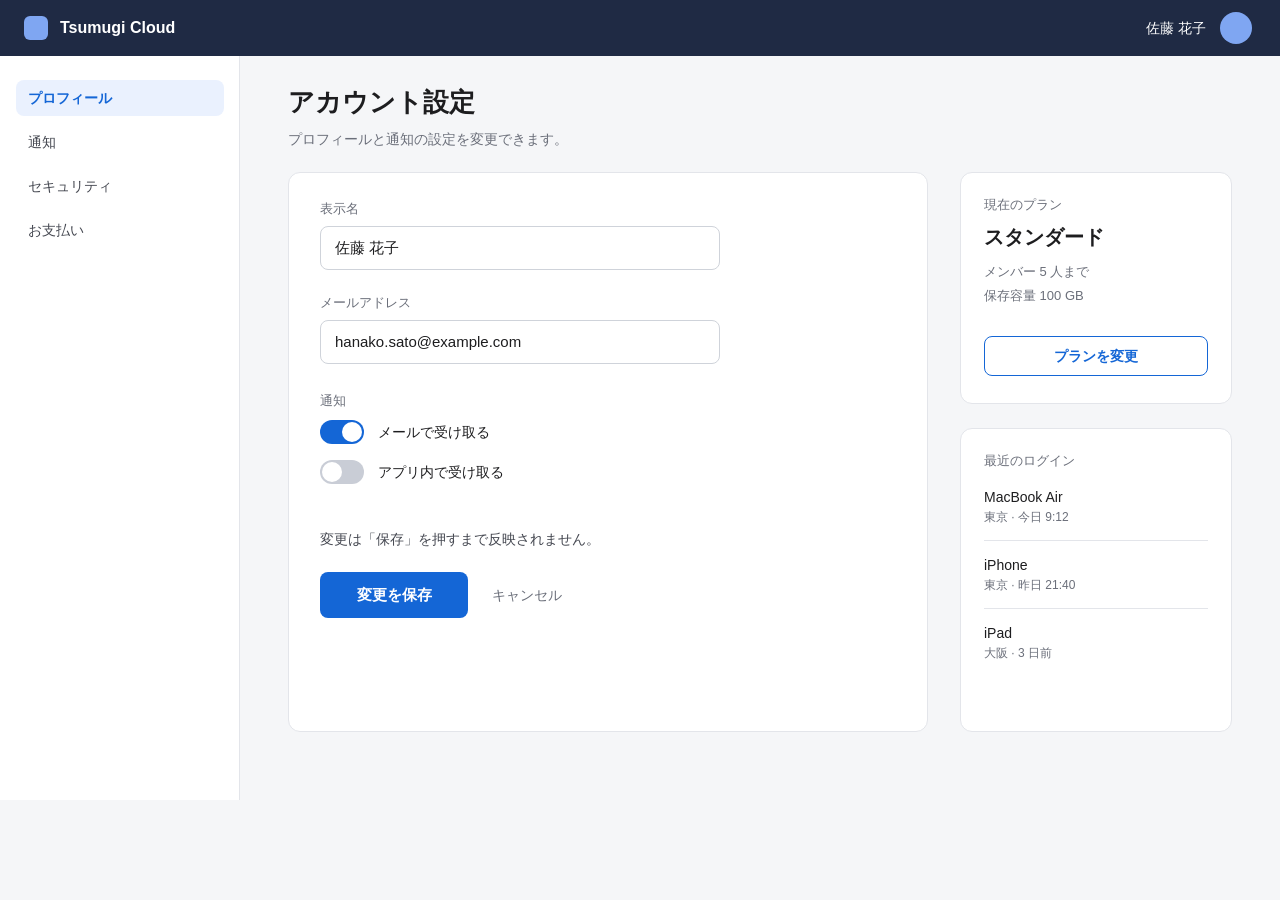
<file: scripts/lp-shots/mock.html>
<!doctype html>
<html lang="ja">
<head>
<meta charset="utf-8">
<style>
  * { box-sizing: border-box; }
  html, body { margin: 0; width: 1280px; height: 800px; overflow: hidden; }
  body { position: relative; background: #f5f6f8; color: #1d1d1f; font-family: "Hiragino Sans", "Hiragino Kaku Gothic ProN", sans-serif; -webkit-font-smoothing: antialiased; }
  .abs { position: absolute; }
  .top { left: 0; top: 0; width: 1280px; height: 56px; background: #1f2a44; }
  .side { left: 0; top: 56px; width: 240px; height: 744px; background: #fff; border-right: 1px solid #e3e5ea; }
  .nav { left: 16px; width: 208px; height: 36px; padding: 0 12px; border-radius: 8px; font-size: 14px; line-height: 36px; color: #454851; }
  .nav.on { background: #eaf1fe; color: #1466d6; font-weight: 600; }
  .card { background: #fff; border: 1px solid #e3e5ea; border-radius: 12px; }
  .label { font-size: 13px; color: #6b6f7a; }
  .input { width: 400px; height: 44px; padding: 0 14px; border: 1px solid #cfd3da; border-radius: 8px; font-size: 15px; line-height: 42px; background: #fff; }
  .toggle { width: 44px; height: 24px; border-radius: 12px; background: #c9cdd6; }
  .toggle::after { content: ""; position: absolute; left: 2px; top: 2px; width: 20px; height: 20px; border-radius: 50%; background: #fff; }
  .toggle.on { background: #1466d6; }
  .toggle.on::after { left: 22px; }
  .row { font-size: 14px; color: #1d1d1f; }
  .muted { color: #6b6f7a; }
</style>
</head>
<body>
  <div class="abs top"></div>
  <div class="abs" style="left: 24px; top: 16px; width: 24px; height: 24px; border-radius: 6px; background: #7fa6f2"></div>
  <div class="abs" style="left: 60px; top: 16px; font-size: 16px; font-weight: 600; color: #fff; line-height: 24px">Tsumugi Cloud</div>
  <div class="abs" style="left: 1116px; top: 18px; width: 90px; text-align: right; font-size: 14px; color: #fff; line-height: 20px">佐藤 花子</div>
  <div class="abs" style="left: 1220px; top: 12px; width: 32px; height: 32px; border-radius: 50%; background: #7fa6f2"></div>

  <div class="abs side"></div>
  <div class="abs nav on" style="top: 80px">プロフィール</div>
  <div class="abs nav" style="top: 124px">通知</div>
  <div class="abs nav" style="top: 168px">セキュリティ</div>
  <div class="abs nav" style="top: 212px">お支払い</div>

  <div class="abs" style="left: 288px; top: 84px; font-size: 26px; font-weight: 700; line-height: 36px">アカウント設定</div>
  <div class="abs muted" style="left: 288px; top: 128px; font-size: 14px; line-height: 22px">プロフィールと通知の設定を変更できます。</div>

  <div class="abs card" style="left: 288px; top: 172px; width: 640px; height: 560px"></div>
  <div class="abs label" style="left: 320px; top: 200px">表示名</div>
  <div class="abs input" style="left: 320px; top: 226px">佐藤 花子</div>
  <div class="abs label" style="left: 320px; top: 294px">メールアドレス</div>
  <div class="abs input" style="left: 320px; top: 320px">hanako.sato@example.com</div>
  <div class="abs label" style="left: 320px; top: 392px">通知</div>
  <div class="abs toggle on" style="left: 320px; top: 420px"></div>
  <div class="abs row" style="left: 378px; top: 421px; line-height: 22px">メールで受け取る</div>
  <div class="abs toggle" style="left: 320px; top: 460px"></div>
  <div class="abs row" style="left: 378px; top: 461px; line-height: 22px">アプリ内で受け取る</div>
  <div class="abs row" style="left: 320px; top: 528px; line-height: 22px; color: #454851">変更は「保存」を押すまで反映されません。</div>
  <div class="abs" style="left: 320px; top: 572px; width: 148px; height: 46px; border-radius: 8px; background: #1466d6; color: #fff; font-size: 15px; font-weight: 700; line-height: 46px; text-align: center">変更を保存</div>
  <div class="abs muted" style="left: 492px; top: 584px; font-size: 14px; line-height: 22px">キャンセル</div>

  <div class="abs card" style="left: 960px; top: 172px; width: 272px; height: 232px"></div>
  <div class="abs label" style="left: 984px; top: 196px">現在のプラン</div>
  <div class="abs" style="left: 984px; top: 222px; font-size: 20px; font-weight: 700; line-height: 30px">スタンダード</div>
  <div class="abs muted" style="left: 984px; top: 262px; font-size: 13px; line-height: 20px">メンバー 5 人まで</div>
  <div class="abs muted" style="left: 984px; top: 286px; font-size: 13px; line-height: 20px">保存容量 100 GB</div>
  <div class="abs" style="left: 984px; top: 336px; width: 224px; height: 40px; border: 1px solid #1466d6; border-radius: 8px; color: #1466d6; font-size: 14px; font-weight: 600; line-height: 38px; text-align: center">プランを変更</div>

  <div class="abs card" style="left: 960px; top: 428px; width: 272px; height: 304px"></div>
  <div class="abs label" style="left: 984px; top: 452px">最近のログイン</div>
  <div class="abs row" style="left: 984px; top: 486px; line-height: 22px">MacBook Air</div>
  <div class="abs muted" style="left: 984px; top: 508px; font-size: 12px; line-height: 18px">東京 · 今日 9:12</div>
  <div class="abs" style="left: 984px; top: 540px; width: 224px; height: 1px; background: #e3e5ea"></div>
  <div class="abs row" style="left: 984px; top: 554px; line-height: 22px">iPhone</div>
  <div class="abs muted" style="left: 984px; top: 576px; font-size: 12px; line-height: 18px">東京 · 昨日 21:40</div>
  <div class="abs" style="left: 984px; top: 608px; width: 224px; height: 1px; background: #e3e5ea"></div>
  <div class="abs row" style="left: 984px; top: 622px; line-height: 22px">iPad</div>
  <div class="abs muted" style="left: 984px; top: 644px; font-size: 12px; line-height: 18px">大阪 · 3 日前</div>
</body>
</html>
</file>
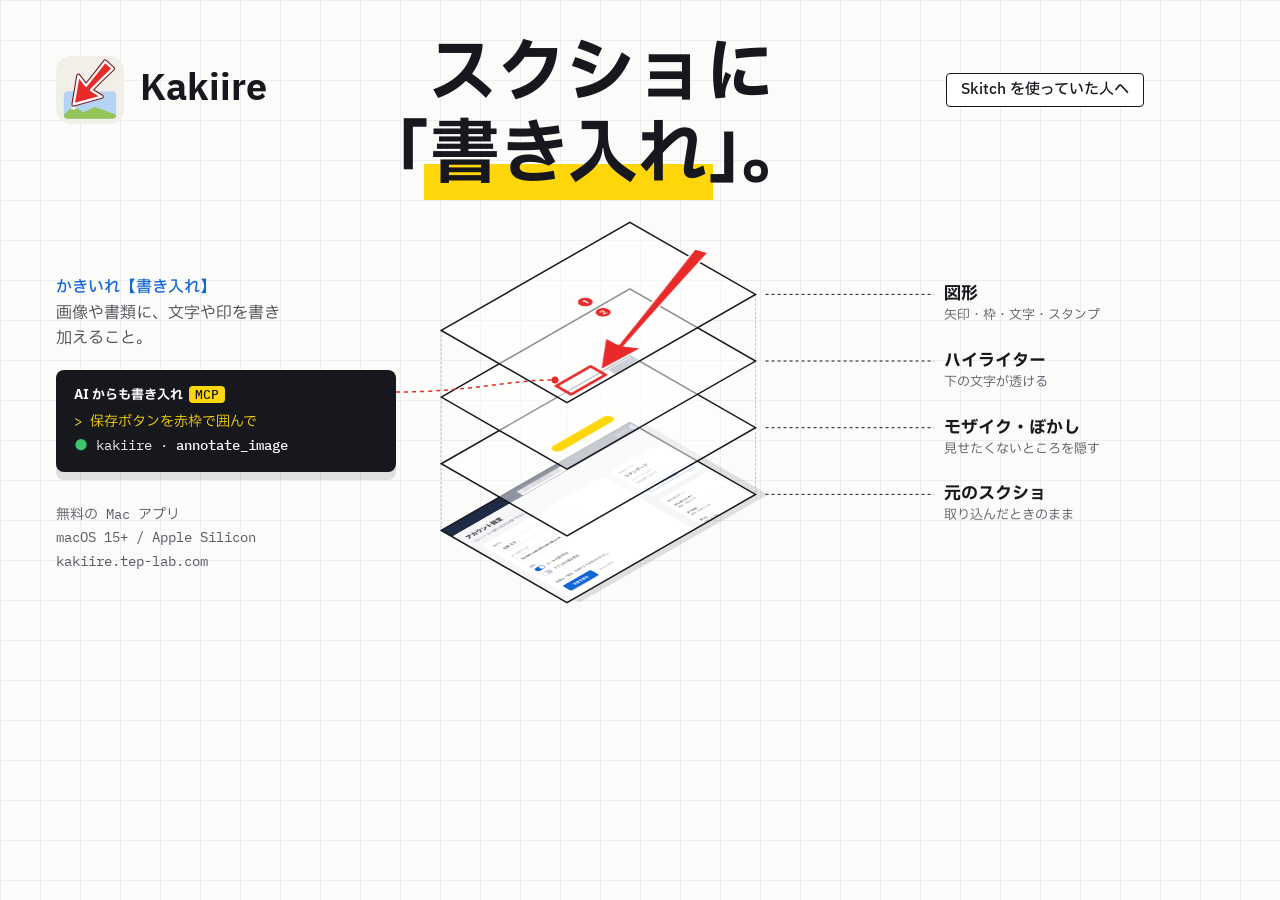
<file: scripts/og/og.html>
<!doctype html>
<!-- LP の OGP 画像(1200×630)の元。render.sh が Chrome で PNG にする。#en を付けると英語版
     正方形(はてブ・Instagram など)や縦長に中央で切り抜かれても読めるよう、見出しと層の図は中央の 504px 幅に収める。
     左右(名前・辞書の1行・層の名前)は、横長で表示されたときだけ見える飾り -->
<html lang="ja">
<head>
<meta charset="utf-8">
<link rel="preconnect" href="https://fonts.googleapis.com">
<link rel="preconnect" href="https://fonts.gstatic.com" crossorigin>
<link href="https://fonts.googleapis.com/css2?family=IBM+Plex+Mono:wght@400;500&amp;family=IBM+Plex+Sans+JP:wght@400;500;700&amp;display=swap" rel="stylesheet">
<link rel="stylesheet" href="../../site/style.css">
<style>
  html, body { width: 1200px; height: 630px; margin: 0; overflow: hidden; }
  body { position: relative; }

  .og-head {
    position: absolute;
    left: 348px;
    width: 504px;
    top: 34px;
    margin: 0;
    padding: 0;
    text-align: center;
    font-size: 70px;
    line-height: 1.16;
    font-weight: 700;
    letter-spacing: -0.01em;
  }
  html[lang="en"] .og-head { font-size: 66px; line-height: 1.1; }

  .og-stack { position: absolute; left: 427px; top: 214px; width: 346px; height: 400px; }

  .og-side { position: absolute; top: 56px; bottom: 56px; display: flex; flex-direction: column; justify-content: space-between; }
  .og-left { left: 56px; width: 230px; }
  .og-brand { display: flex; align-items: center; gap: 16px; font-size: 36px; font-weight: 700; }
  .og-brand img { width: 68px; height: 68px; }
  .og-left .dict { font-size: 16px; line-height: 1.6; }
  .og-left .dict__word { display: block; }
  .og-meta { margin: 0; font-family: var(--mono); font-size: 14px; line-height: 1.7; color: var(--muted); }

  .og-labels { position: absolute; left: 0; top: 0; width: 1200px; height: 630px; }
  .og-labels line { stroke: var(--ink); stroke-width: 1; stroke-dasharray: 3 3; }
  .og-label { position: absolute; left: 944px; width: 200px; display: flex; flex-direction: column; }
  .og-label b { font-size: 17px; font-weight: 700; line-height: 1.4; }
  /* 右上。左上の名前と高さを揃え、右の余白を埋める */
  .og-tag { position: absolute; right: 56px; top: 73px; font-size: 15px; }
  .og-label span { font-size: 13px; line-height: 1.4; color: var(--muted); }

  /* 左の空きに、AI から頼む例を置く。層の図の左の角(x 約 440)にかからない幅にする */
  .og-ai { position: absolute; left: 56px; top: 370px; width: 340px; margin: 0; padding: 14px 18px;
    border-radius: 8px; background: var(--ink); box-shadow: 0 8px 0 var(--shadow); color: #e8eaee;
    font-family: var(--mono); font-size: 14px; line-height: 1.7; }
  .og-ai b { font-weight: 500; color: #fff; }
  .og-ai__label { display: block; margin-bottom: 4px; font-family: var(--sans); font-size: 13px; font-weight: 700; color: #fff; }
  .og-ai__label i { font-style: normal; margin-left: 6px; padding: 0 6px; border-radius: 4px; background: var(--yellow); color: var(--ink); font-family: var(--mono); font-weight: 500; }
</style>
</head>
<body>
  <div class="og-side og-left">
    <div class="og-brand"><img src="../../site/assets/kakiire-icon.svg" alt=""><span>Kakiire</span></div>
    <p class="dict" data-ja='<span class="dict__word">かきいれ【書き入れ】</span>画像や書類に、文字や印を書き加えること。' data-en='<span class="dict__word">kakiire【書き入れ】</span>Japanese: writing words or marks onto an image or a document.'></p>
    <p class="og-meta" data-ja="無料の Mac アプリ<br>macOS 15+ / Apple Silicon<br>kakiire.tep-lab.com" data-en="Free Mac app<br>macOS 15+ / Apple Silicon<br>kakiire.tep-lab.com"></p>
  </div>

  <p class="og-ai" data-ja='<span class="og-ai__label">AI からも書き入れ<i>MCP</i></span><span class="term__you">&gt; 保存ボタンを赤枠で囲んで</span><br><span class="term__tool">●</span> kakiire · <b>annotate_image</b>' data-en='<span class="og-ai__label">AI agents can mark up too<i>MCP</i></span><span class="term__you">&gt; Box the Save button in red</span><br><span class="term__tool">●</span> kakiire · <b>annotate_image</b>'></p>

  <h1 class="og-head" data-ja='スクショに<br><span class="h1-bracket">「</span><span class="hl">書き入れ</span>」。' data-en='Mark up your<br><span class="hl">screenshots</span>.'></h1>

  <svg class="og-stack" viewBox="0 0 545 630" aria-hidden="true">
    <path class="stack-guide" d="M22.5 183.4 V498.4 M517.5 126.6 V441.6 M220.5 297 V612"/>
    <g transform="matrix(0.7071 -0.4056 0.7071 0.4056 22.5 498.4)">
      <rect class="sheet-shadow" x="14" y="14" width="420" height="280"/>
      <image data-src="hero-base.png" width="420" height="280" preserveAspectRatio="none"/>
      <rect class="sheet sheet--outline" width="420" height="280"/>
    </g>
    <g transform="matrix(0.7071 -0.4056 0.7071 0.4056 22.5 393.4)">
      <rect class="sheet" width="420" height="280"/>
      <image data-src="hero-effect.png" width="420" height="280" preserveAspectRatio="none"/>
    </g>
    <g transform="matrix(0.7071 -0.4056 0.7071 0.4056 22.5 288.4)">
      <rect class="sheet" width="420" height="280"/>
      <image data-src="hero-highlight.png" width="420" height="280" preserveAspectRatio="none"/>
    </g>
    <g transform="matrix(0.7071 -0.4056 0.7071 0.4056 22.5 183.4)">
      <rect class="sheet" width="420" height="280"/>
      <image data-src="hero-shapes.png" width="487.88" height="280" preserveAspectRatio="none"/>
    </g>
  </svg>

  <!-- AI の例から、層の図の赤枠へ点線を引く(AI が描いた枠だと分かるように) -->
  <svg class="og-ai-link" width="1200" height="630" aria-hidden="true" style="position:absolute;left:0;top:0;pointer-events:none">
    <path d="M396 392 C 470 392, 510 380, 552 380" fill="none" stroke="var(--red)" stroke-width="1.5" stroke-dasharray="4 4"/>
    <circle cx="555" cy="380" r="3.5" fill="var(--red)"/>
  </svg>

  <!-- 層の名前。各層の右の角の高さ(層の図の座標 y)に置き、角から点線でつなぐ -->
  <svg class="og-labels" aria-hidden="true"></svg>
  <div class="og-label" data-y="126.6"><b data-ja="図形" data-en="Shapes"></b><span data-ja="矢印・枠・文字・スタンプ" data-en="Arrows, boxes, text, stamps"></span></div>
  <div class="og-label" data-y="231.6"><b data-ja="ハイライター" data-en="Highlighter"></b><span data-ja="下の文字が透ける" data-en="Text shows through"></span></div>
  <div class="og-label" data-y="336.6"><b data-ja="モザイク・ぼかし" data-en="Pixelate &amp; Blur"></b><span data-ja="見せたくないところを隠す" data-en="Hide what shouldn't be seen"></span></div>
  <div class="og-label" data-y="441.6"><b data-ja="元のスクショ" data-en="Original"></b><span data-ja="取り込んだときのまま" data-en="Exactly as captured"></span></div>

  <span class="tag og-tag" data-ja="Skitch を使っていた人へ" data-en="For people who used Skitch"></span>

  <script>
    const lang = location.hash === "#en" ? "en" : "ja";
    document.documentElement.lang = lang;
    document.querySelectorAll("[data-ja]").forEach((el) => { el.innerHTML = el.dataset[lang]; });
    const dir = lang === "en" ? "../../site/assets/en/" : "../../site/assets/";
    document.querySelectorAll("image[data-src]").forEach((el) => el.setAttribute("href", dir + el.dataset.src));

    // 層の図の座標を画面の座標にして、名前と点線を置く
    const stack = document.querySelector(".og-stack").getBoundingClientRect();
    const k = stack.height / 630;
    const lines = document.querySelector(".og-labels");
    document.querySelectorAll(".og-label").forEach((label) => {
      const y = stack.top + Number(label.dataset.y) * k;
      label.style.top = `${y - 12}px`;
      const line = document.createElementNS("http://www.w3.org/2000/svg", "line");
      line.setAttribute("x1", stack.left + 517.5 * k + 10);
      line.setAttribute("x2", 934);
      line.setAttribute("y1", y);
      line.setAttribute("y2", y);
      lines.append(line);
    });
  </script>
</body>
</html>
</file>
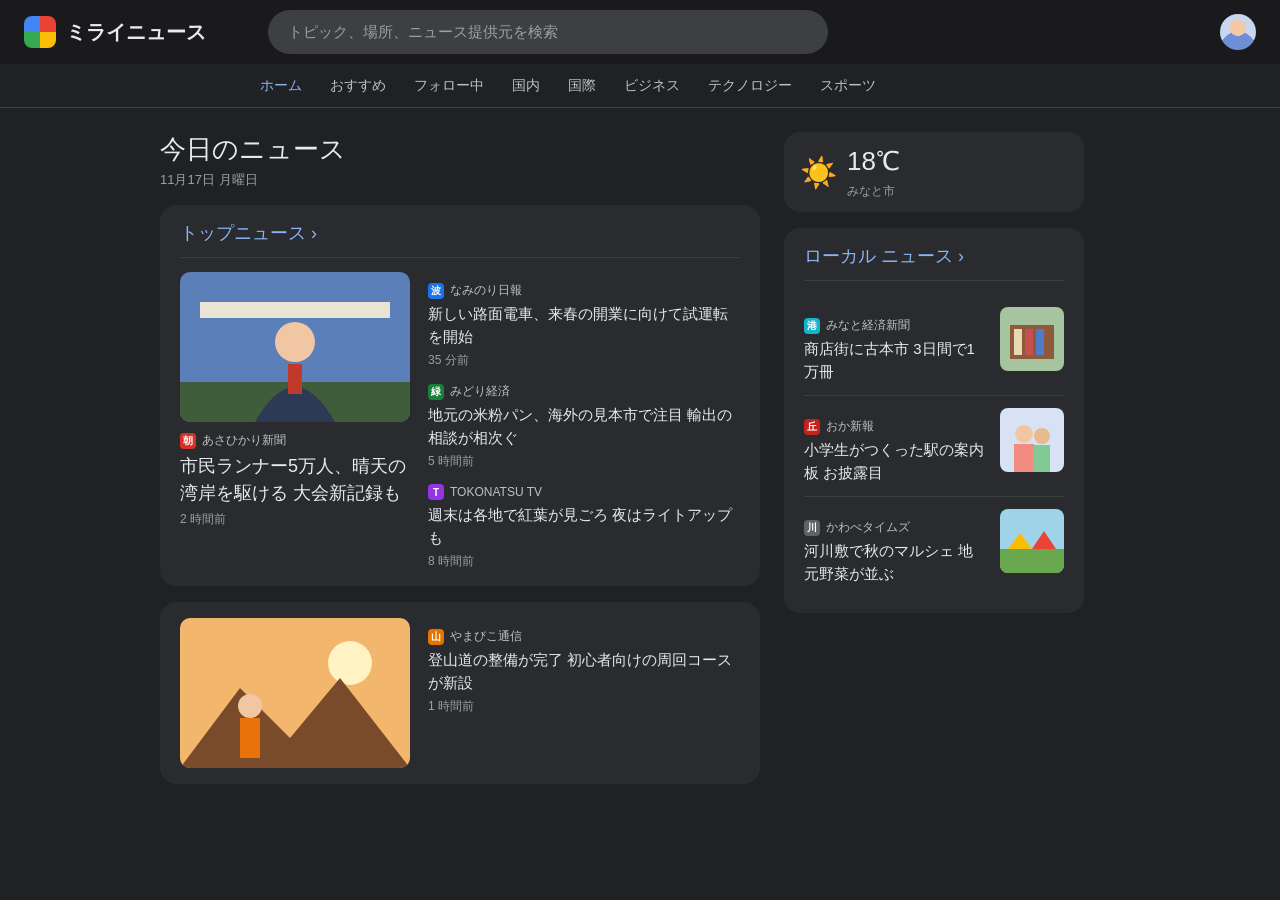
<file: docs/examples/news-mosaic/page.html>
<!doctype html>
<!-- 使用例「ニュースサイトのモザイク」の元画面。架空のサイトで、記事も媒体名もすべて作りもの -->
<html lang="ja">
<head>
<meta charset="utf-8">
<title>ミライニュース</title>
<style>
  * { box-sizing: border-box; margin: 0; padding: 0; }
  body { width: 1280px; height: 800px; overflow: hidden; background: #202124; color: #e8eaed;
         font-family: "Hiragino Sans", "Hiragino Kaku Gothic ProN", sans-serif; }
  header { height: 64px; display: flex; align-items: center; padding: 0 24px; gap: 24px; background: #1a1a1c; }
  .logo { display: flex; align-items: center; gap: 10px; font-size: 20px; font-weight: 700; width: 220px; }
  .logo__mark { width: 32px; height: 32px; border-radius: 8px; background: conic-gradient(#ea4335 0 25%, #fbbc05 0 50%, #34a853 0 75%, #4285f4 0); }
  .search { flex: 1; max-width: 560px; height: 44px; border-radius: 22px; background: #3c4043; color: #9aa0a6;
            display: flex; align-items: center; padding: 0 20px; font-size: 15px; }
  .avatar { margin-left: auto; width: 36px; height: 36px; border-radius: 50%;
            background: radial-gradient(circle at 50% 38%, #f3c9a6 0 28%, transparent 29%),
                        radial-gradient(circle at 50% 100%, #6c8fd6 0 45%, transparent 46%), #c9d6f0; }
  nav { height: 44px; display: flex; gap: 28px; padding-left: 260px; font-size: 14px; color: #bdc1c6; border-bottom: 1px solid #3c4043; align-items: center; }
  nav .on { color: #8ab4f8; }
  main { display: grid; grid-template-columns: 600px 300px; gap: 24px; padding: 24px 0 0 160px; }
  h1 { font-size: 26px; font-weight: 500; }
  .date { font-size: 13px; color: #9aa0a6; margin: 4px 0 16px; }
  .card { background: #2a2b2e; border-radius: 16px; padding: 16px 20px; }
  .card h2 { font-size: 18px; color: #8ab4f8; font-weight: 500; padding-bottom: 12px; border-bottom: 1px solid #3c4043; margin-bottom: 14px; }
  .lead { display: grid; grid-template-columns: 230px 1fr; gap: 18px; }
  .photo { border-radius: 10px; overflow: hidden; }
  .photo svg { display: block; }
  .src { display: flex; align-items: center; gap: 6px; font-size: 12px; color: #bdc1c6; margin: 10px 0 4px; }
  .ico { width: 16px; height: 16px; border-radius: 4px; color: #fff; font-size: 10px; font-weight: 700;
         display: grid; place-items: center; }
  .ttl { font-size: 15px; line-height: 1.5; }
  .big { font-size: 18px; line-height: 1.5; font-weight: 500; }
  .ago { font-size: 12px; color: #9aa0a6; margin-top: 4px; }
  .sub + .sub { margin-top: 14px; }
  .row { display: grid; grid-template-columns: 1fr 64px; gap: 12px; padding: 12px 0; border-bottom: 1px solid #3c4043; }
  .row:last-child { border-bottom: 0; }
  .thumb { width: 64px; height: 64px; border-radius: 8px; overflow: hidden; }
  .weather { display: flex; align-items: center; gap: 10px; margin-bottom: 16px; padding: 12px 16px; }
  .weather b { font-size: 26px; font-weight: 500; }
</style>
</head>
<body>
<header>
  <div class="logo"><span class="logo__mark"></span>ミライニュース</div>
  <div class="search">トピック、場所、ニュース提供元を検索</div>
  <div class="avatar"></div>
</header>
<nav><span class="on">ホーム</span><span>おすすめ</span><span>フォロー中</span><span>国内</span><span>国際</span><span>ビジネス</span><span>テクノロジー</span><span>スポーツ</span></nav>
<main>
  <section>
    <h1>今日のニュース</h1>
    <p class="date">11月17日 月曜日</p>
    <div class="card">
      <h2>トップニュース ›</h2>
      <div class="lead">
        <div>
          <div class="photo">
            <svg width="230" height="150" viewBox="0 0 230 150">
              <rect width="230" height="150" fill="#5b7fb8"/>
              <rect y="110" width="230" height="40" fill="#3f5d3a"/>
              <rect x="20" y="30" width="190" height="16" fill="#e9e4d4"/>
              <circle cx="115" cy="70" r="20" fill="#f1c7a3"/>
              <path d="M75 150 Q115 80 155 150 Z" fill="#2d3a55"/>
              <rect x="108" y="92" width="14" height="30" fill="#c0392b"/>
            </svg>
          </div>
          <p class="src"><span class="ico" style="background:#d93025">朝</span>あさひかり新聞</p>
          <p class="big">市民ランナー5万人、晴天の湾岸を駆ける 大会新記録も</p>
          <p class="ago">2 時間前</p>
        </div>
        <div>
          <div class="sub">
            <p class="src"><span class="ico" style="background:#1a73e8">波</span>なみのり日報</p>
            <p class="ttl">新しい路面電車、来春の開業に向けて試運転を開始</p>
            <p class="ago">35 分前</p>
          </div>
          <div class="sub">
            <p class="src"><span class="ico" style="background:#188038">緑</span>みどり経済</p>
            <p class="ttl">地元の米粉パン、海外の見本市で注目 輸出の相談が相次ぐ</p>
            <p class="ago">5 時間前</p>
          </div>
          <div class="sub">
            <p class="src"><span class="ico" style="background:#9334e6">T</span>TOKONATSU TV</p>
            <p class="ttl">週末は各地で紅葉が見ごろ 夜はライトアップも</p>
            <p class="ago">8 時間前</p>
          </div>
        </div>
      </div>
    </div>
    <div class="card" style="margin-top:16px">
      <div class="lead">
        <div class="photo">
          <svg width="230" height="150" viewBox="0 0 230 150">
            <rect width="230" height="150" fill="#f2b66d"/>
            <circle cx="170" cy="45" r="22" fill="#fff3c4"/>
            <path d="M0 150 L60 70 L110 120 L160 60 L230 150 Z" fill="#7a4b2a"/>
            <circle cx="70" cy="88" r="12" fill="#f1c7a3"/>
            <rect x="60" y="100" width="20" height="40" fill="#e8710a"/>
          </svg>
        </div>
        <div>
          <p class="src"><span class="ico" style="background:#e37400">山</span>やまびこ通信</p>
          <p class="ttl">登山道の整備が完了 初心者向けの周回コースが新設</p>
          <p class="ago">1 時間前</p>
        </div>
      </div>
    </div>
  </section>
  <aside>
    <div class="card weather"><span style="font-size:30px">☀️</span><div><b>18℃</b><p class="ago">みなと市</p></div></div>
    <div class="card">
      <h2>ローカル ニュース ›</h2>
      <div class="row">
        <div><p class="src"><span class="ico" style="background:#12b5cb">港</span>みなと経済新聞</p><p class="ttl">商店街に古本市 3日間で1万冊</p></div>
        <div class="thumb"><svg width="64" height="64"><rect width="64" height="64" fill="#a7c4a0"/><rect x="10" y="18" width="44" height="34" fill="#8d5a3b"/><rect x="14" y="22" width="8" height="26" fill="#e8d9b5"/><rect x="25" y="22" width="8" height="26" fill="#c94f4f"/><rect x="36" y="22" width="8" height="26" fill="#4f7bc9"/></svg></div>
      </div>
      <div class="row">
        <div><p class="src"><span class="ico" style="background:#c5221f">丘</span>おか新報</p><p class="ttl">小学生がつくった駅の案内板 お披露目</p></div>
        <div class="thumb"><svg width="64" height="64"><rect width="64" height="64" fill="#d7e3f4"/><circle cx="24" cy="26" r="9" fill="#f1c7a3"/><circle cx="42" cy="28" r="8" fill="#e8b98f"/><rect x="14" y="36" width="20" height="28" fill="#f28b82"/><rect x="34" y="37" width="16" height="27" fill="#81c995"/></svg></div>
      </div>
      <div class="row">
        <div><p class="src"><span class="ico" style="background:#5f6368">川</span>かわべタイムズ</p><p class="ttl">河川敷で秋のマルシェ 地元野菜が並ぶ</p></div>
        <div class="thumb"><svg width="64" height="64"><rect width="64" height="64" fill="#9fd3e8"/><rect y="40" width="64" height="24" fill="#6aa84f"/><path d="M8 40 L20 24 L32 40 Z" fill="#fbbc04"/><path d="M32 40 L44 22 L56 40 Z" fill="#ea4335"/></svg></div>
      </div>
    </div>
  </aside>
</main>
</body>
</html>
</file>
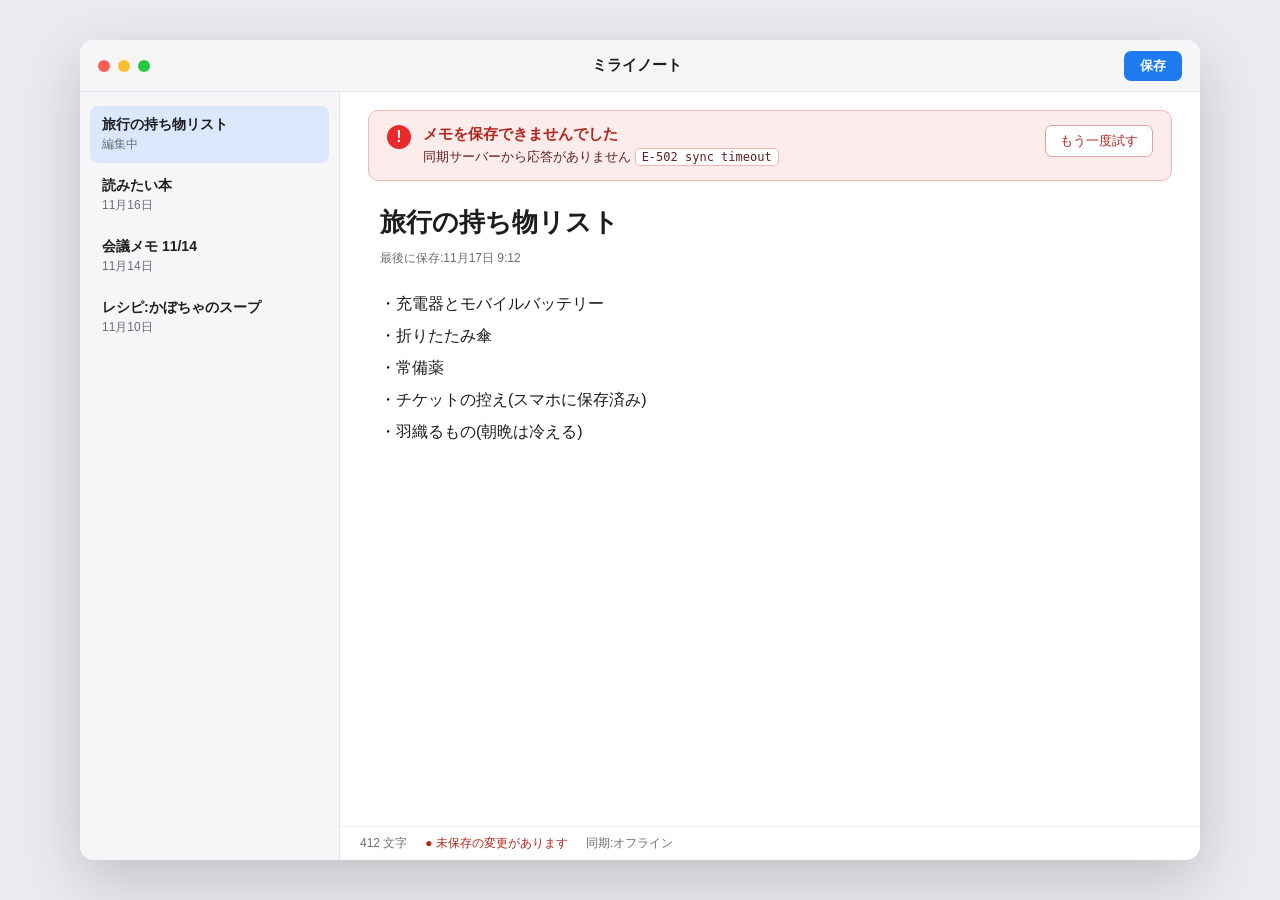
<file: docs/examples/screens/bug.html>
<!doctype html>
<!-- 使用例の元画面。架空のメモアプリ「ミライノート」で、保存に失敗した場面 -->
<html lang="ja">
<head>
<meta charset="utf-8">
<title>ミライノート</title>
<style>
  * { box-sizing: border-box; margin: 0; padding: 0; }
  body { width: 1280px; height: 800px; overflow: hidden; background: #e9ebef;
         font-family: "Hiragino Sans", "Hiragino Kaku Gothic ProN", sans-serif; color: #1d1d1f; }
  .win { position: absolute; inset: 40px 80px; background: #fff; border-radius: 14px; overflow: hidden;
         box-shadow: 0 20px 60px rgba(0,0,0,.18); display: grid; grid-template-rows: 52px 1fr; }
  .bar { display: flex; align-items: center; gap: 8px; padding: 0 18px; background: #f6f6f8; border-bottom: 1px solid #e3e3e8; }
  .dot { width: 12px; height: 12px; border-radius: 50%; }
  .bar h1 { flex: 1; text-align: center; font-size: 15px; font-weight: 600; }
  .bar .save { font-size: 13px; padding: 6px 16px; border-radius: 7px; background: #1e7cf0; color: #fff; font-weight: 600; }
  .body { display: grid; grid-template-columns: 260px 1fr; }
  aside { background: #f6f6f8; border-right: 1px solid #e3e3e8; padding: 14px 10px; }
  .note { padding: 10px 12px; border-radius: 8px; margin-bottom: 4px; }
  .note b { display: block; font-size: 14px; }
  .note span { font-size: 12px; color: #6e6e73; }
  .note.on { background: #dbe8fc; }
  main { padding: 0; position: relative; }
  .err { margin: 18px 28px 0; padding: 14px 18px; border-radius: 10px; background: #fdecec; border: 1px solid #f5b5b5; display: flex; gap: 12px; align-items: flex-start; }
  .err i { font-style: normal; width: 24px; height: 24px; border-radius: 50%; background: #e82a2a; color: #fff; display: grid; place-items: center; font-weight: 700; flex: none; }
  .err b { font-size: 15px; color: #b3261e; }
  .err p { font-size: 13px; color: #5f2120; margin-top: 4px; }
  .err code { font-family: "SF Mono", Menlo, monospace; font-size: 12px; background: #fff; padding: 1px 6px; border-radius: 4px; border: 1px solid #f5b5b5; }
  .err .retry { margin-left: auto; font-size: 13px; padding: 6px 14px; border-radius: 7px; border: 1px solid #e3a3a3; background: #fff; color: #b3261e; white-space: nowrap; }
  article { padding: 24px 40px; }
  article h2 { font-size: 26px; margin-bottom: 6px; }
  article .meta { font-size: 12px; color: #6e6e73; margin-bottom: 18px; }
  article p { font-size: 16px; line-height: 2; }
  .status { position: absolute; left: 0; right: 0; bottom: 0; height: 34px; border-top: 1px solid #ececf0; font-size: 12px; color: #6e6e73; display: flex; align-items: center; padding: 0 20px; gap: 18px; }
  .status .ng { color: #b3261e; }
</style>
</head>
<body>
<div class="win">
  <div class="bar">
    <span class="dot" style="background:#ff5f57"></span><span class="dot" style="background:#febc2e"></span><span class="dot" style="background:#28c840"></span>
    <h1>ミライノート</h1><span class="save">保存</span>
  </div>
  <div class="body">
    <aside>
      <div class="note on"><b>旅行の持ち物リスト</b><span>編集中</span></div>
      <div class="note"><b>読みたい本</b><span>11月16日</span></div>
      <div class="note"><b>会議メモ 11/14</b><span>11月14日</span></div>
      <div class="note"><b>レシピ:かぼちゃのスープ</b><span>11月10日</span></div>
    </aside>
    <main>
      <div class="err"><i>!</i><div><b>メモを保存できませんでした</b><p>同期サーバーから応答がありません <code>E-502 sync timeout</code></p></div><span class="retry">もう一度試す</span></div>
      <article>
        <h2>旅行の持ち物リスト</h2>
        <p class="meta">最後に保存:11月17日 9:12</p>
        <p>・充電器とモバイルバッテリー<br>・折りたたみ傘<br>・常備薬<br>・チケットの控え(スマホに保存済み)<br>・羽織るもの(朝晩は冷える)</p>
      </article>
      <div class="status"><span>412 文字</span><span class="ng">● 未保存の変更があります</span><span>同期:オフライン</span></div>
    </main>
  </div>
</div>
</body>
</html>
</file>
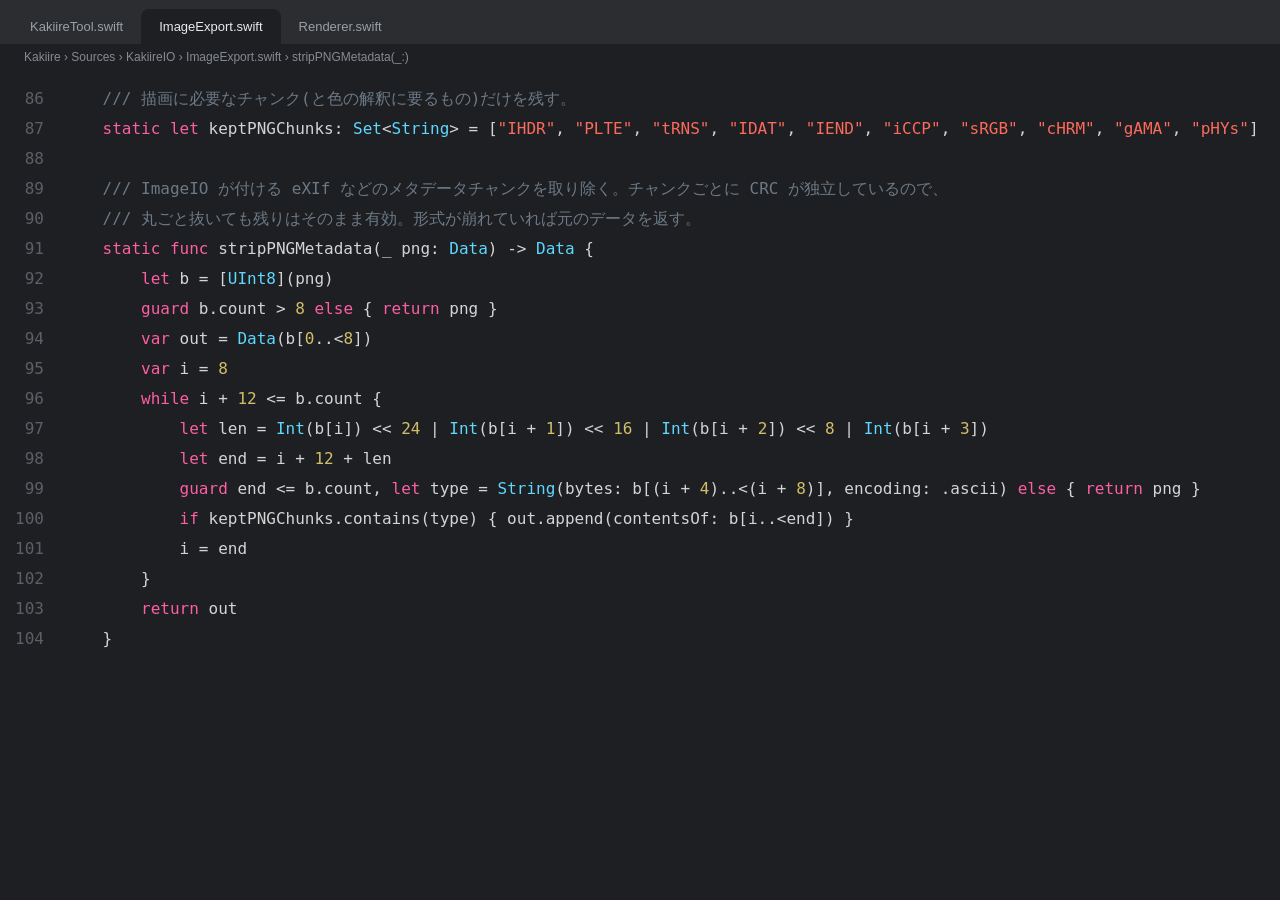
<file: docs/examples/screens/code.html>
<!doctype html>
<!-- 使用例の元画面。エディタに Kakiire 本体のコード(Sources/KakiireIO/ImageExport.swift)を表示したもの -->
<html lang="ja">
<head>
<meta charset="utf-8">
<title>ImageExport.swift</title>
<style>
  * { box-sizing: border-box; margin: 0; padding: 0; }
  body { width: 1280px; height: 800px; overflow: hidden; background: #1e1f22; color: #d4d4d4;
         font-family: "SF Mono", Menlo, monospace; }
  .tabs { height: 44px; background: #2b2d30; display: flex; align-items: flex-end; padding-left: 12px; font-family: "Hiragino Sans", sans-serif; font-size: 13px; }
  .tab { padding: 10px 18px; color: #9aa0a6; }
  .tab.on { background: #1e1f22; color: #e8eaed; border-radius: 8px 8px 0 0; }
  .crumb { height: 30px; padding: 6px 24px; font-size: 12px; color: #868a91; font-family: "Hiragino Sans", sans-serif; }
  pre { padding: 10px 0; font-size: 16px; line-height: 30px; }
  .ln { display: inline-block; width: 64px; padding-right: 20px; text-align: right; color: #5c6066; user-select: none; }
  .k { color: #fc5fa3; } .t { color: #5dd8ff; } .s { color: #fc6a5d; } .c { color: #6c7986; } .n { color: #d0bf69; } .f { color: #67b7a4; }
</style>
</head>
<body>
<div class="tabs"><span class="tab">KakiireTool.swift</span><span class="tab on">ImageExport.swift</span><span class="tab">Renderer.swift</span></div>
<div class="crumb">Kakiire › Sources › KakiireIO › ImageExport.swift › stripPNGMetadata(_:)</div>
<pre id="code"></pre>
<script type="text/plain" id="src">    /// 描画に必要なチャンク(と色の解釈に要るもの)だけを残す。
    static let keptPNGChunks: Set<String> = ["IHDR", "PLTE", "tRNS", "IDAT", "IEND", "iCCP", "sRGB", "cHRM", "gAMA", "pHYs"]

    /// ImageIO が付ける eXIf などのメタデータチャンクを取り除く。チャンクごとに CRC が独立しているので、
    /// 丸ごと抜いても残りはそのまま有効。形式が崩れていれば元のデータを返す。
    static func stripPNGMetadata(_ png: Data) -> Data {
        let b = [UInt8](png)
        guard b.count > 8 else { return png }
        var out = Data(b[0..<8])
        var i = 8
        while i + 12 <= b.count {
            let len = Int(b[i]) << 24 | Int(b[i + 1]) << 16 | Int(b[i + 2]) << 8 | Int(b[i + 3])
            let end = i + 12 + len
            guard end <= b.count, let type = String(bytes: b[(i + 4)..<(i + 8)], encoding: .ascii) else { return png }
            if keptPNGChunks.contains(type) { out.append(contentsOf: b[i..<end]) }
            i = end
        }
        return out
    }</script>
<script>
const esc = s => s.replace(/&/g, "&amp;").replace(/</g, "&lt;").replace(/>/g, "&gt;");
const hl = line => {
  if (/^\s*\/\/\//.test(line)) return `<span class="c">${esc(line)}</span>`;
  return esc(line)
    .replace(/("[^"]*")/g, '<span class="s">$1</span>')
    .replace(/\b(static|let|var|func|guard|else|return|while|if|in)\b/g, '<span class="k">$1</span>')
    .replace(/\b(Data|Int|UInt8|Set|String)\b/g, '<span class="t">$1</span>')
    .replace(/(?<![\w#])(\d+)(?![\w"])/g, '<span class="n">$1</span>');
};
const lines = document.getElementById("src").textContent.split("\n");
document.getElementById("code").innerHTML = lines.map((l, i) => `<span class="ln">${86 + i}</span>${hl(l)}`).join("\n");
</script>
</body>
</html>
</file>
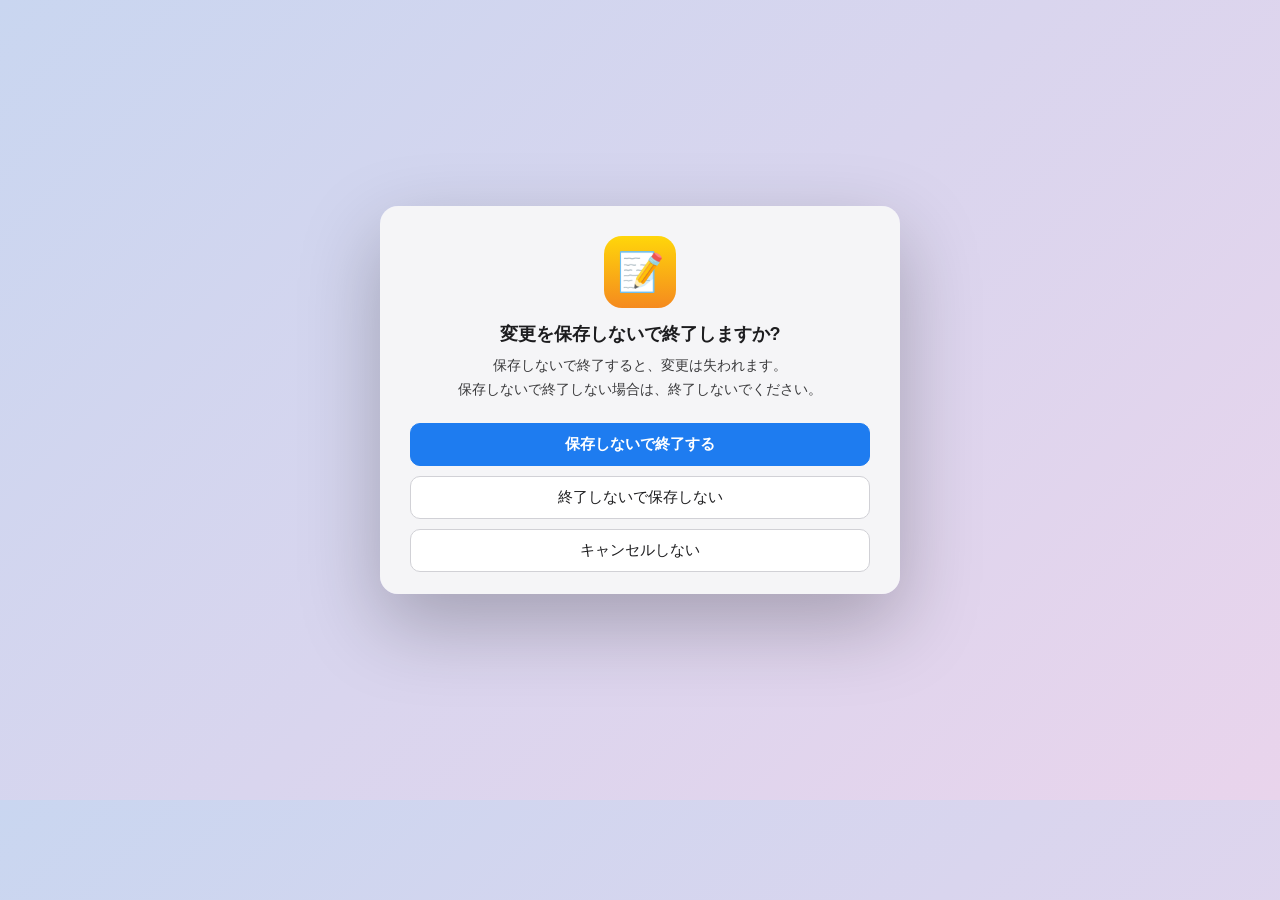
<file: docs/examples/screens/dialog.html>
<!doctype html>
<!-- 使用例の元画面。架空のアプリの、どちらを押しても同じに見えるダイアログ -->
<html lang="ja">
<head>
<meta charset="utf-8">
<title>ダイアログ</title>
<style>
  * { box-sizing: border-box; margin: 0; padding: 0; }
  body { width: 1280px; height: 800px; overflow: hidden; font-family: "Hiragino Sans", "Hiragino Kaku Gothic ProN", sans-serif; color: #1d1d1f;
         background: linear-gradient(135deg, #c9d6f0, #e9d4ec); display: grid; place-items: center; }
  .dlg { width: 520px; background: rgba(246,246,248,.97); border-radius: 18px; padding: 30px 30px 22px; text-align: center; box-shadow: 0 30px 80px rgba(0,0,0,.25); }
  .icon { width: 72px; height: 72px; margin: 0 auto 14px; border-radius: 18px; background: linear-gradient(#ffd60a, #f58a1f); display: grid; place-items: center; font-size: 38px; }
  h1 { font-size: 18px; margin-bottom: 8px; }
  p { font-size: 14px; color: #3a3a3c; line-height: 1.7; margin-bottom: 22px; }
  .btns { display: grid; gap: 10px; }
  .btn { padding: 11px; border-radius: 10px; font-size: 15px; background: #fff; border: 1px solid #d1d1d6; }
  .btn.primary { background: #1e7cf0; color: #fff; border-color: #1e7cf0; font-weight: 600; }
</style>
</head>
<body>
<div class="dlg">
  <div class="icon">📝</div>
  <h1>変更を保存しないで終了しますか?</h1>
  <p>保存しないで終了すると、変更は失われます。<br>保存しないで終了しない場合は、終了しないでください。</p>
  <div class="btns">
    <span class="btn primary">保存しないで終了する</span>
    <span class="btn">終了しないで保存しない</span>
    <span class="btn">キャンセルしない</span>
  </div>
</div>
</body>
</html>
</file>
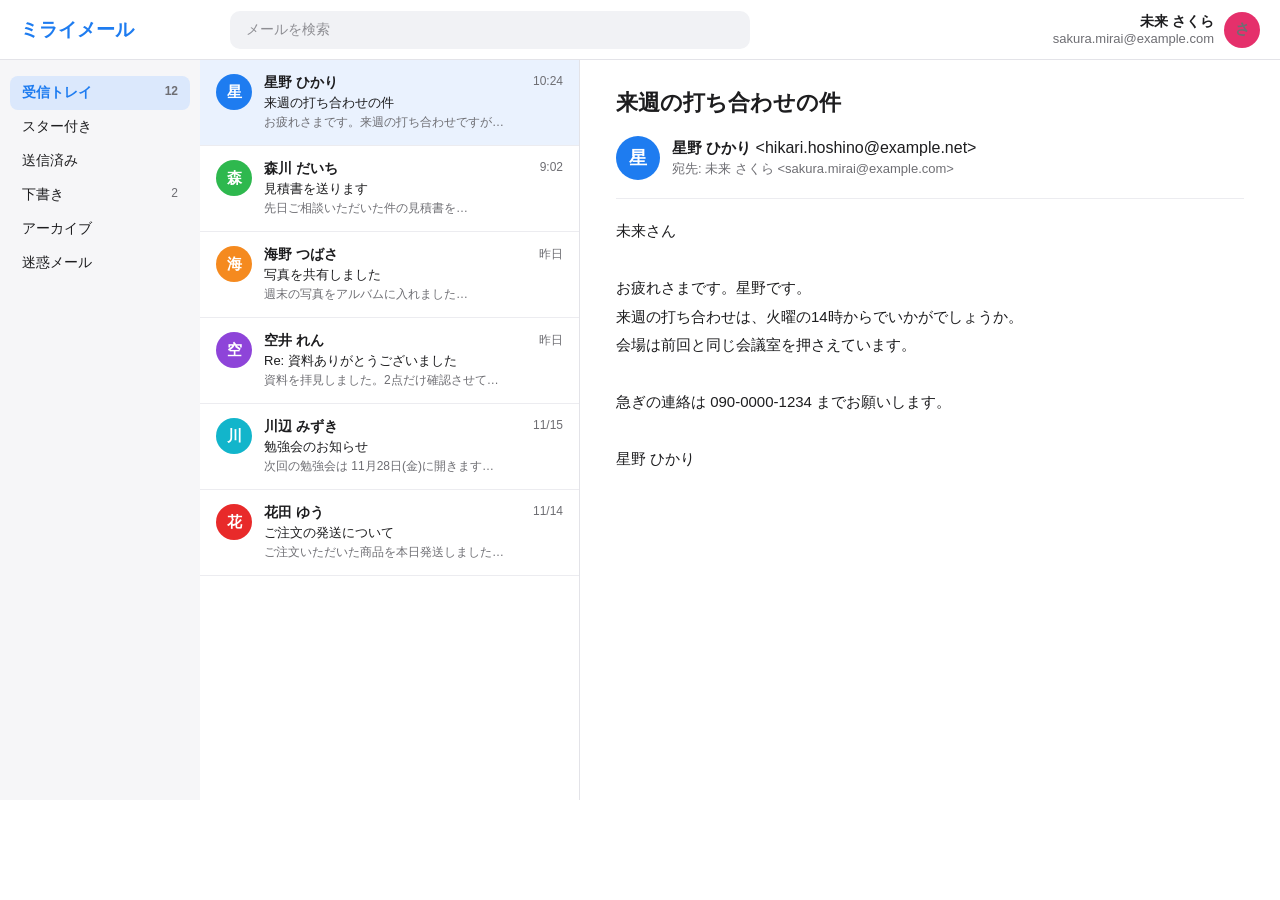
<file: docs/examples/screens/mail.html>
<!doctype html>
<!-- 使用例の元画面。架空のメールアプリ「ミライメール」。人名・アドレス・電話番号はすべて作りもの
     URL の #1 / #2 / #3 で、開いているメールを変える(まとめて処理する例で使う) -->
<html lang="ja">
<head>
<meta charset="utf-8">
<title>ミライメール</title>
<style>
  * { box-sizing: border-box; margin: 0; padding: 0; }
  body { width: 1280px; height: 800px; overflow: hidden; background: #fff; color: #1d1d1f;
         font-family: "Hiragino Sans", "Hiragino Kaku Gothic ProN", sans-serif; }
  header { height: 60px; display: flex; align-items: center; gap: 20px; padding: 0 20px; border-bottom: 1px solid #e3e3e8; }
  .brand { font-size: 19px; font-weight: 700; color: #1e7cf0; width: 190px; }
  .search { flex: 1; max-width: 520px; height: 38px; border-radius: 10px; background: #f1f2f5; color: #8e8e93; font-size: 14px; display: flex; align-items: center; padding: 0 16px; }
  .me { margin-left: auto; display: flex; align-items: center; gap: 10px; font-size: 13px; text-align: right; }
  .me b { display: block; font-size: 14px; }
  .me span { color: #6e6e73; }
  .av { width: 36px; height: 36px; border-radius: 50%; color: #fff; display: grid; place-items: center; font-weight: 700; font-size: 15px; flex: none; }
  .wrap { display: grid; grid-template-columns: 200px 380px 1fr; height: 740px; }
  aside { background: #f6f6f8; padding: 16px 10px; font-size: 14px; }
  aside div { padding: 8px 12px; border-radius: 8px; display: flex; }
  aside div.on { background: #dbe8fc; color: #1e7cf0; font-weight: 600; }
  aside div i { margin-left: auto; font-style: normal; color: #6e6e73; font-size: 12px; }
  .list { border-right: 1px solid #e3e3e8; overflow: hidden; }
  .msg { display: grid; grid-template-columns: 36px 1fr; gap: 12px; padding: 14px 16px; border-bottom: 1px solid #ececf0; }
  .msg.on { background: #eaf2fe; }
  .msg .top { display: flex; font-size: 14px; font-weight: 600; }
  .msg .top time { margin-left: auto; font-weight: 400; color: #6e6e73; font-size: 12px; }
  .msg .subj { font-size: 13px; margin-top: 2px; }
  .msg .snip { font-size: 12px; color: #6e6e73; margin-top: 2px; white-space: nowrap; overflow: hidden; text-overflow: ellipsis; }
  .read { padding: 28px 36px; }
  .read h2 { font-size: 22px; margin-bottom: 18px; }
  .from { display: grid; grid-template-columns: 44px 1fr; gap: 12px; align-items: center; padding-bottom: 18px; border-bottom: 1px solid #ececf0; }
  .from .av { width: 44px; height: 44px; font-size: 18px; }
  .from b { font-size: 15px; }
  .from p { font-size: 13px; color: #6e6e73; margin-top: 2px; }
  .text { font-size: 15px; line-height: 1.9; margin-top: 18px; white-space: pre-line; }
</style>
</head>
<body>
<header>
  <div class="brand">ミライメール</div>
  <div class="search">メールを検索</div>
  <div class="me"><div><b>未来 さくら</b><span>sakura.mirai@example.com</span></div><span class="av" style="background:#e5306b">さ</span></div>
</header>
<div class="wrap">
  <aside>
    <div class="on">受信トレイ<i>12</i></div><div>スター付き</div><div>送信済み</div><div>下書き<i>2</i></div><div>アーカイブ</div><div>迷惑メール</div>
  </aside>
  <div class="list" id="list"></div>
  <div class="read" id="read"></div>
</div>
<script>
const mails = [
  { name: "星野 ひかり", addr: "hikari.hoshino@example.net", color: "#1e7cf0", time: "10:24",
    subj: "来週の打ち合わせの件", snip: "お疲れさまです。来週の打ち合わせですが…",
    to: "未来 さくら &lt;sakura.mirai@example.com&gt;",
    body: "未来さん\n\nお疲れさまです。星野です。\n来週の打ち合わせは、火曜の14時からでいかがでしょうか。\n会場は前回と同じ会議室を押さえています。\n\n急ぎの連絡は 090-0000-1234 までお願いします。\n\n星野 ひかり" },
  { name: "森川 だいち", addr: "daichi@morikawa.example.org", color: "#2eb84e", time: "9:02",
    subj: "見積書を送ります", snip: "先日ご相談いただいた件の見積書を…",
    to: "未来 さくら &lt;sakura.mirai@example.com&gt;",
    body: "未来 さくら 様\n\n森川です。先日ご相談いただいた件の見積書を添付します。\nご不明な点があれば、03-0000-5678 までお電話ください。\n\n森川デザイン事務所\n森川 だいち" },
  { name: "海野 つばさ", addr: "tsubasa.umino@example.com", color: "#f58a1f", time: "昨日",
    subj: "写真を共有しました", snip: "週末の写真をアルバムに入れました…",
    to: "未来 さくら &lt;sakura.mirai@example.com&gt;",
    body: "さくらさん\n\n週末の写真をアルバムに入れました。\n住所が変わったので、年賀状はこちらにお願いします。\n〒000-0000 みなと市ひかり町 1-2-3\n\n海野 つばさ" },
  { name: "空井 れん", addr: "ren.sorai@example.jp", color: "#8e44d9", time: "昨日",
    subj: "Re: 資料ありがとうございました", snip: "資料を拝見しました。2点だけ確認させて…" },
  { name: "川辺 みずき", addr: "mizuki@kawabe.example.com", color: "#12b5cb", time: "11/15",
    subj: "勉強会のお知らせ", snip: "次回の勉強会は 11月28日(金)に開きます…" },
  { name: "花田 ゆう", addr: "yu.hanada@example.net", color: "#e82a2a", time: "11/14",
    subj: "ご注文の発送について", snip: "ご注文いただいた商品を本日発送しました…" },
];
const sel = Math.min(Math.max(parseInt(location.hash.slice(1) || "1", 10), 1), 3) - 1;
document.getElementById("list").innerHTML = mails.map((m, i) => `
  <div class="msg${i === sel ? " on" : ""}"><span class="av" style="background:${m.color}">${m.name[0]}</span>
  <div><div class="top">${m.name}<time>${m.time}</time></div><p class="subj">${m.subj}</p><p class="snip">${m.snip}</p></div></div>`).join("");
const m = mails[sel];
document.getElementById("read").innerHTML = `
  <h2>${m.subj}</h2>
  <div class="from"><span class="av" style="background:${m.color}">${m.name[0]}</span>
  <div><b>${m.name}</b> &lt;${m.addr}&gt;<p>宛先: ${m.to}</p></div></div>
  <p class="text">${m.body}</p>`;
</script>
</body>
</html>
</file>
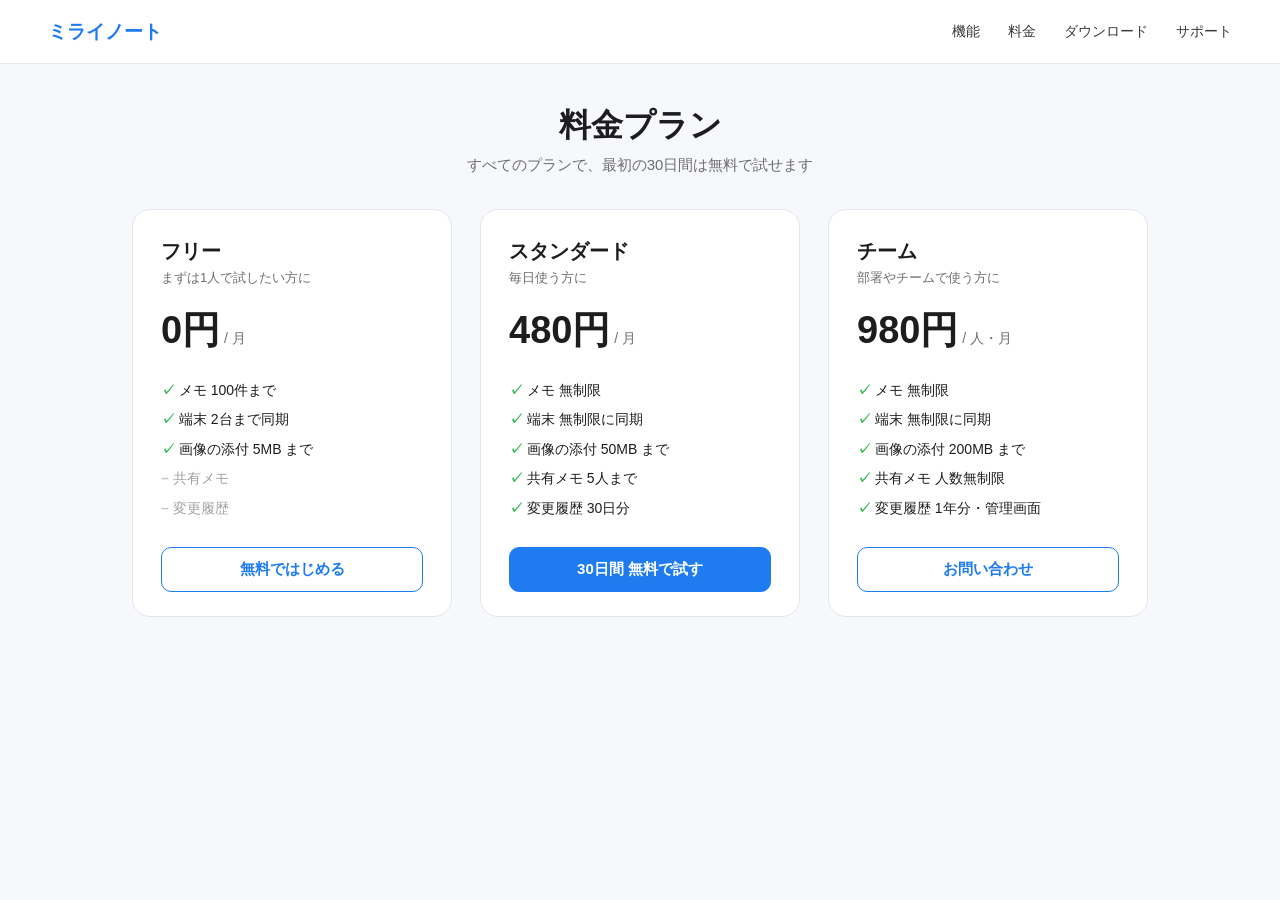
<file: docs/examples/screens/pricing.html>
<!doctype html>
<!-- 使用例の元画面。架空のサービス「ミライノート」の料金表 -->
<html lang="ja">
<head>
<meta charset="utf-8">
<title>料金プラン</title>
<style>
  * { box-sizing: border-box; margin: 0; padding: 0; }
  body { width: 1280px; height: 800px; overflow: hidden; background: #f7f8fb; color: #1d1d1f;
         font-family: "Hiragino Sans", "Hiragino Kaku Gothic ProN", sans-serif; }
  header { height: 64px; display: flex; align-items: center; padding: 0 48px; background: #fff; border-bottom: 1px solid #e6e8ee; }
  header b { font-size: 19px; color: #1e7cf0; }
  header nav { margin-left: auto; display: flex; gap: 28px; font-size: 14px; color: #3a3a3c; }
  h1 { text-align: center; font-size: 32px; margin: 40px 0 8px; }
  .lead { text-align: center; font-size: 15px; color: #6e6e73; margin-bottom: 34px; }
  .plans { display: grid; grid-template-columns: repeat(3, 320px); gap: 28px; justify-content: center; }
  .plan { background: #fff; border: 1px solid #e3e5ec; border-radius: 18px; padding: 28px 28px 24px; }
  .plan h2 { font-size: 20px; }
  .plan .for { font-size: 13px; color: #6e6e73; margin: 4px 0 18px; }
  .price { font-size: 38px; font-weight: 700; }
  .price small { font-size: 14px; font-weight: 400; color: #6e6e73; }
  .plan ul { list-style: none; margin: 20px 0 24px; font-size: 14px; line-height: 2.1; }
  .plan li::before { content: "✓ "; color: #2eb84e; font-weight: 700; }
  .plan li.no { color: #a1a1a6; }
  .plan li.no::before { content: "– "; color: #c7c7cc; }
  .cta { display: block; text-align: center; padding: 12px; border-radius: 10px; border: 1px solid #1e7cf0; color: #1e7cf0; font-size: 15px; font-weight: 600; }
  .cta.fill { background: #1e7cf0; color: #fff; }
</style>
</head>
<body>
<header><b>ミライノート</b><nav><span>機能</span><span>料金</span><span>ダウンロード</span><span>サポート</span></nav></header>
<h1>料金プラン</h1>
<p class="lead">すべてのプランで、最初の30日間は無料で試せます</p>
<div class="plans">
  <div class="plan">
    <h2>フリー</h2><p class="for">まずは1人で試したい方に</p>
    <p class="price">0円<small> / 月</small></p>
    <ul><li>メモ 100件まで</li><li>端末 2台まで同期</li><li>画像の添付 5MB まで</li><li class="no">共有メモ</li><li class="no">変更履歴</li></ul>
    <span class="cta">無料ではじめる</span>
  </div>
  <div class="plan">
    <h2>スタンダード</h2><p class="for">毎日使う方に</p>
    <p class="price">480円<small> / 月</small></p>
    <ul><li>メモ 無制限</li><li>端末 無制限に同期</li><li>画像の添付 50MB まで</li><li>共有メモ 5人まで</li><li>変更履歴 30日分</li></ul>
    <span class="cta fill">30日間 無料で試す</span>
  </div>
  <div class="plan">
    <h2>チーム</h2><p class="for">部署やチームで使う方に</p>
    <p class="price">980円<small> / 人・月</small></p>
    <ul><li>メモ 無制限</li><li>端末 無制限に同期</li><li>画像の添付 200MB まで</li><li>共有メモ 人数無制限</li><li>変更履歴 1年分・管理画面</li></ul>
    <span class="cta">お問い合わせ</span>
  </div>
</div>
</body>
</html>
</file>
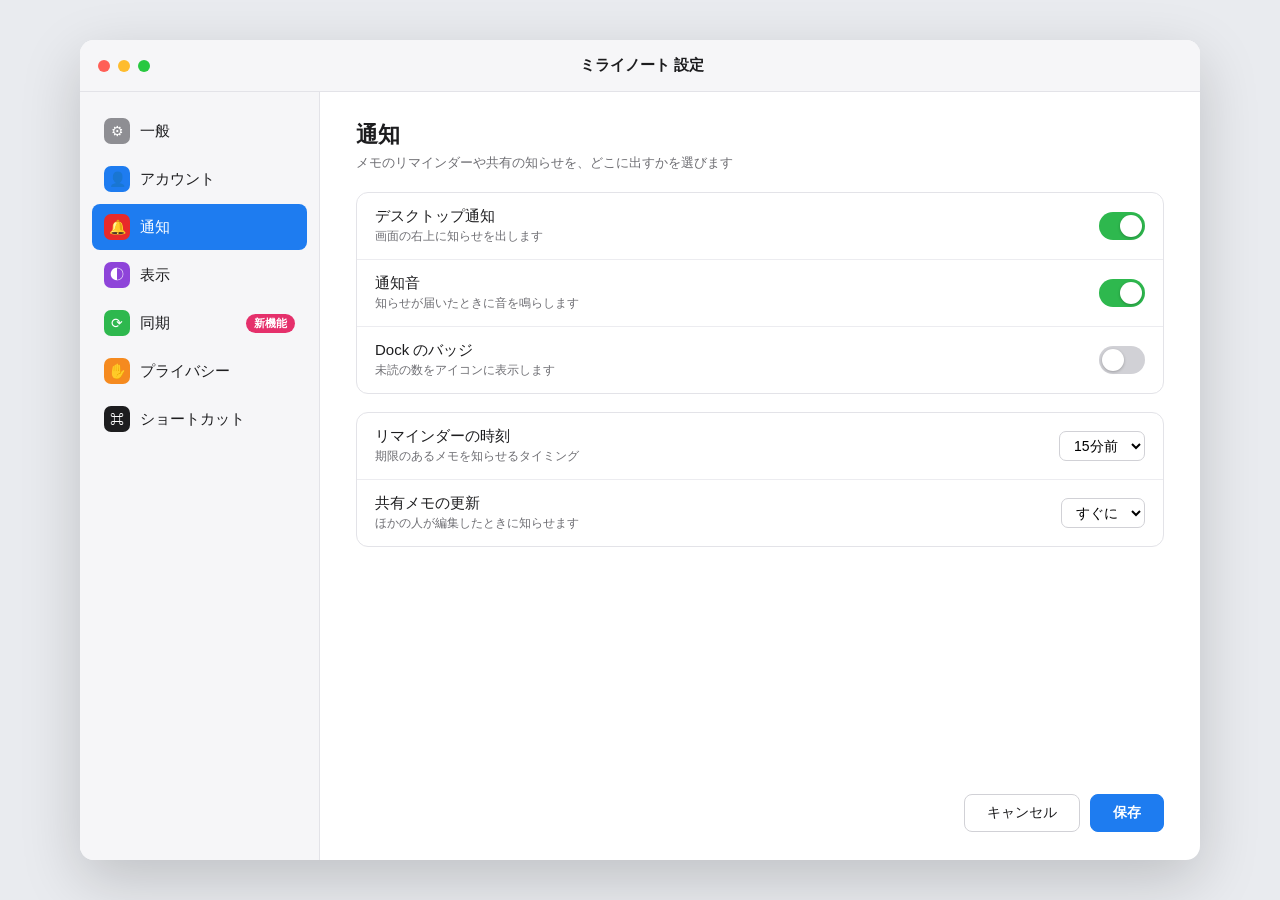
<file: docs/examples/screens/settings.html>
<!doctype html>
<!-- 使用例の元画面。架空のメモアプリ「ミライノート」の設定画面。#draft でレイアウトが崩れた版になる(PR のレビューの例) -->
<html lang="ja">
<head>
<meta charset="utf-8">
<title>ミライノート 設定</title>
<style>
  * { box-sizing: border-box; margin: 0; padding: 0; }
  body { width: 1280px; height: 800px; overflow: hidden; background: #e9ebef;
         font-family: "Hiragino Sans", "Hiragino Kaku Gothic ProN", sans-serif; color: #1d1d1f; }
  .win { position: absolute; inset: 40px 80px; background: #fff; border-radius: 14px; overflow: hidden;
         box-shadow: 0 20px 60px rgba(0,0,0,.18); display: grid; grid-template-rows: 52px 1fr; }
  .bar { display: flex; align-items: center; gap: 8px; padding: 0 18px; background: #f6f6f8; border-bottom: 1px solid #e3e3e8; }
  .dot { width: 12px; height: 12px; border-radius: 50%; }
  .bar h1 { flex: 1; text-align: center; font-size: 15px; font-weight: 600; margin-right: 56px; }
  .body { display: grid; grid-template-columns: 240px 1fr; }
  aside { background: #f6f6f8; border-right: 1px solid #e3e3e8; padding: 16px 12px; }
  .item { display: flex; align-items: center; gap: 10px; padding: 10px 12px; border-radius: 8px; font-size: 15px; margin-bottom: 2px; }
  .item .ic { width: 26px; height: 26px; border-radius: 7px; display: grid; place-items: center; color: #fff; font-size: 14px; }
  .item.on { background: #1e7cf0; color: #fff; }
  .new { margin-left: auto; font-size: 11px; font-weight: 700; color: #fff; background: #e5306b; border-radius: 10px; padding: 2px 8px; }
  main { padding: 28px 36px; position: relative; }
  main h2 { font-size: 22px; margin-bottom: 4px; }
  main .sub { font-size: 13px; color: #6e6e73; margin-bottom: 20px; }
  .group { border: 1px solid #e3e3e8; border-radius: 12px; margin-bottom: 18px; }
  .row { display: flex; align-items: center; padding: 14px 18px; border-bottom: 1px solid #ececf0; font-size: 15px; }
  .row:last-child { border-bottom: 0; }
  .row .desc { font-size: 12px; color: #6e6e73; margin-top: 2px; }
  .row > div:first-child { flex: 1; }
  .sw { width: 46px; height: 28px; border-radius: 14px; background: #2eb84e; position: relative; }
  .sw::after { content: ""; position: absolute; top: 3px; right: 3px; width: 22px; height: 22px; border-radius: 50%; background: #fff; box-shadow: 0 1px 3px rgba(0,0,0,.25); }
  .sw.off { background: #d1d1d6; }
  .sw.off::after { right: auto; left: 3px; }
  select { font: inherit; font-size: 14px; padding: 5px 10px; border-radius: 7px; border: 1px solid #d1d1d6; background: #fff; }
  .actions { position: absolute; right: 36px; bottom: 28px; display: flex; gap: 10px; }
  .btn { font-size: 14px; padding: 9px 22px; border-radius: 8px; border: 1px solid #d1d1d6; background: #fff; }
  .btn.primary { background: #1e7cf0; color: #fff; border-color: #1e7cf0; font-weight: 600; }
  /* #draft:PR のレビューの例で使う、レイアウトが崩れた版 */
  .draft .group + .group { margin-top: 44px; }
  .draft .actions { right: 20px; }
  .draft .btn.primary { padding: 14px 22px; }
  .draft .row:nth-child(2) { padding-left: 30px; }
</style>
<script>if (location.hash === "#draft") document.documentElement.classList.add("draft");</script>
</head>
<body>
<div class="win">
  <div class="bar">
    <span class="dot" style="background:#ff5f57"></span><span class="dot" style="background:#febc2e"></span><span class="dot" style="background:#28c840"></span>
    <h1>ミライノート 設定</h1>
  </div>
  <div class="body">
    <aside>
      <div class="item"><span class="ic" style="background:#8e8e93">⚙︎</span>一般</div>
      <div class="item"><span class="ic" style="background:#1e7cf0">👤</span>アカウント</div>
      <div class="item on"><span class="ic" style="background:#e82a2a">🔔</span>通知</div>
      <div class="item"><span class="ic" style="background:#8e44d9">◐</span>表示</div>
      <div class="item"><span class="ic" style="background:#2eb84e">⟳</span>同期<span class="new">新機能</span></div>
      <div class="item"><span class="ic" style="background:#f58a1f">✋</span>プライバシー</div>
      <div class="item"><span class="ic" style="background:#1d1d1f">⌘</span>ショートカット</div>
    </aside>
    <main>
      <h2>通知</h2>
      <p class="sub">メモのリマインダーや共有の知らせを、どこに出すかを選びます</p>
      <div class="group">
        <div class="row"><div>デスクトップ通知<p class="desc">画面の右上に知らせを出します</p></div><span class="sw"></span></div>
        <div class="row"><div>通知音<p class="desc">知らせが届いたときに音を鳴らします</p></div><span class="sw"></span></div>
        <div class="row"><div>Dock のバッジ<p class="desc">未読の数をアイコンに表示します</p></div><span class="sw off"></span></div>
      </div>
      <div class="group">
        <div class="row"><div>リマインダーの時刻<p class="desc">期限のあるメモを知らせるタイミング</p></div><select><option>15分前</option></select></div>
        <div class="row"><div>共有メモの更新<p class="desc">ほかの人が編集したときに知らせます</p></div><select><option>すぐに</option></select></div>
      </div>
      <div class="actions"><span class="btn">キャンセル</span><span class="btn primary">保存</span></div>
    </main>
  </div>
</div>
</body>
</html>
</file>
<file: site/style.css>
:root {
  --ink: #16181d;
  --text: #454851;
  --muted: #555963;
  --line: #c4c8d0;
  --paper: #fbfbf9;
  --grid: #ecedef;
  --blue: #1466d6;
  --blue-ui: #1e7cf0;
  --red: #e82a2a;
  --red-dark: #791f1f;
  --yellow: #ffd60a;
  --shadow: rgba(22, 24, 29, 0.12);
  --sans: "IBM Plex Sans JP", system-ui, -apple-system, "Hiragino Sans", sans-serif;
  --mono: "IBM Plex Mono", "IBM Plex Sans JP", ui-monospace, Menlo, monospace;
  color-scheme: light;
}

*,
*::before,
*::after {
  box-sizing: border-box;
}

html {
  scroll-behavior: smooth;
  -webkit-text-size-adjust: 100%;
}

@media (prefers-reduced-motion: reduce) {
  html {
    scroll-behavior: auto;
  }
}

body {
  margin: 0;
  background-color: var(--paper);
  background-image:
    linear-gradient(var(--grid) 1px, transparent 1px),
    linear-gradient(90deg, var(--grid) 1px, transparent 1px);
  background-size: 40px 40px;
  color: var(--ink);
  font-family: var(--sans);
  line-height: 1.7;
}

a {
  color: inherit;
}

:focus-visible {
  outline: 3px solid var(--blue-ui);
  outline-offset: 3px;
}

h1,
h2,
h3 {
  word-break: auto-phrase;
}

.wrap {
  max-width: 1440px;
  margin-inline: auto;
  padding-inline: clamp(20px, 5.5vw, 80px);
}

.mono {
  font-family: var(--mono);
}

.visually-hidden {
  position: absolute;
  width: 1px;
  height: 1px;
  overflow: hidden;
  clip-path: inset(50%);
  white-space: nowrap;
}

/* ---- ナビ ---- */

.nav {
  display: flex;
  align-items: center;
  justify-content: space-between;
  gap: 24px;
  min-height: 76px;
}

.brand {
  display: flex;
  align-items: center;
  gap: 12px;
  min-height: 44px;
  font-size: 19px;
  font-weight: 700;
  text-decoration: none;
}

.brand img {
  width: 34px;
  height: 34px;
}

.nav__links {
  display: flex;
  align-items: center;
  gap: clamp(16px, 2.4vw, 36px);
  font-size: 14px;
  font-weight: 500;
}

.nav__links a {
  display: inline-flex;
  align-items: center;
  min-height: 44px;
  text-decoration: none;
}

.nav__links a:hover {
  color: var(--blue);
}

.nav__links .lang {
  font-family: var(--mono);
  color: var(--muted);
}

.nav__links .btn-outline {
  padding: 0 20px;
  border: 1.5px solid var(--ink);
  border-radius: 6px;
  font-weight: 700;
  white-space: nowrap;
}

.nav__links .btn-outline:hover {
  background: var(--ink);
  color: #fff;
}

/* ---- ボタン・小物 ---- */

.btn {
  display: inline-flex;
  align-items: center;
  min-height: 54px;
  padding: 0 32px;
  border-radius: 6px;
  background: var(--ink);
  color: #fff;
  font-size: 17px;
  font-weight: 700;
  text-decoration: none;
}

.btn:hover {
  background: #000;
}

.btn--lg {
  min-height: 58px;
  padding: 0 40px;
  font-size: 18px;
}

/* 配布前はボタンの形だけ見せて、押せないことを破線で示す */
.btn--soon,
.btn--soon:hover {
  background: transparent;
  color: var(--ink);
  border: 1.5px dashed var(--ink);
  cursor: default;
}

.cta__note {
  margin: 0;
  color: var(--muted);
}

.meta {
  font-family: var(--mono);
  font-size: 13px;
  color: var(--muted);
}

.hl {
  margin: 0 -6px;
  padding: 0 6px;
  background: linear-gradient(transparent 58%, var(--yellow) 58% 92%, transparent 92%);
}

.mosaic-chip {
  display: inline-block;
  width: 96px;
  height: 24px;
  vertical-align: -5px;
  background-color: #b8bcc6;
  background-image:
    linear-gradient(90deg, rgba(22, 24, 29, 0.16) 0 25%, rgba(255, 255, 255, 0.22) 25% 50%, rgba(22, 24, 29, 0.05) 50% 75%, rgba(255, 255, 255, 0.08) 75% 100%),
    linear-gradient(0deg, rgba(22, 24, 29, 0.12) 0 50%, rgba(255, 255, 255, 0.18) 50% 100%),
    linear-gradient(90deg, rgba(255, 255, 255, 0.2) 0 33.4%, rgba(22, 24, 29, 0.1) 33.4% 66.7%, transparent 66.7% 100%);
  background-size: 48px 24px, 24px 24px, 108px 12px;
}

.key {
  display: inline-flex;
  align-items: center;
  justify-content: center;
  min-width: 28px;
  height: 28px;
  padding: 0 7px;
  border: 1.5px solid var(--ink);
  border-radius: 6px;
  background: #fff;
  font-family: var(--mono);
  font-size: 13px;
}

/* ---- ファーストビュー ---- */

.hero {
  padding-bottom: 56px;
}

.hero__main {
  display: grid;
  gap: 40px;
  padding-top: 32px;
}

.hero__text {
  display: flex;
  flex-direction: column;
  align-items: flex-start;
  gap: 24px;
  min-width: 0;
}

.tag {
  display: inline-flex;
  align-items: center;
  min-height: 34px;
  margin: 0;
  padding: 0 14px;
  border: 1.5px solid var(--ink);
  border-radius: 4px;
  background: #fff;
  font-size: 14px;
  font-weight: 500;
  text-decoration: none;
}

.tag:hover {
  background: var(--ink);
  color: #fff;
}

.hero h1 {
  margin: 0;
  font-size: clamp(42px, 10.5vw, 86px);
  line-height: 1.2;
  font-weight: 700;
  letter-spacing: -0.01em;
}

.h1-bracket {
  margin-left: -0.42em;
}

.dict {
  margin: 0;
  font-size: 15px;
  line-height: 1.6;
  color: var(--text);
}

.dict__word {
  font-weight: 500;
  color: var(--blue);
}

.hero__lead {
  max-width: 580px;
  margin: 0;
  font-size: 18px;
  line-height: 1.9;
  color: var(--text);
}

.cta-row {
  display: flex;
  flex-wrap: wrap;
  align-items: center;
  gap: 12px 20px;
}

/* ファーストビューで、AI(MCP)からも使えることを知らせる。07 の節へ飛ぶ */
.hero-ai {
  display: inline-flex;
  align-items: center;
  gap: 10px;
  align-self: flex-start;
  max-width: 100%;
  padding: 8px 14px 8px 8px;
  border-radius: 8px;
  background: var(--ink);
  color: #e8eaee;
  font-size: 15px;
  line-height: 1.5;
  text-decoration: none;
}

.hero-ai__badge {
  flex: none;
  padding: 1px 7px;
  border-radius: 4px;
  background: var(--yellow);
  color: var(--ink);
  font-family: var(--mono);
  font-size: 13px;
  font-weight: 500;
}

.hero-ai__arrow {
  flex: none;
  transition: transform 0.15s;
}

.hero-ai:hover .hero-ai__arrow {
  transform: translateX(3px);
}

/* 層の図 */

.stack {
  position: relative;
  width: 720px;
  max-width: 100%;
  height: 630px;
  margin: 0 auto;
}

.stack__svg {
  position: absolute;
  left: 0;
  top: 0;
  width: 545px;
  height: 630px;
}

.stack-guide {
  fill: none;
  stroke: #9aa0ab;
  stroke-width: 1px;
  stroke-dasharray: 4 3;
}

.sheet {
  fill: rgba(255, 255, 255, 0.5);
  stroke: var(--ink);
  stroke-width: 1.5px;
  vector-effect: non-scaling-stroke;
}

.sheet--outline {
  fill: none;
}

.sheet-shadow {
  fill: var(--shadow);
}

.stack__labels {
  margin: 0;
  padding: 0;
  list-style: none;
}

.stack__labels li {
  position: absolute;
  left: 556px;
  width: 164px;
  display: flex;
  flex-direction: column;
  gap: 2px;
}

.stack__labels li::before {
  content: "";
  position: absolute;
  left: -32px;
  top: 23px;
  width: 24px;
  height: 1px;
  background: var(--ink);
}

.stack__labels li:nth-child(1) { top: 104px; }
.stack__labels li:nth-child(2) { top: 209px; }
.stack__labels li:nth-child(3) { top: 314px; }
.stack__labels li:nth-child(4) { top: 419px; }

.stack__labels b {
  font-size: 17px;
  font-weight: 700;
  line-height: 1.5;
}

.stack__labels span {
  font-size: 13px;
  line-height: 1.5;
  color: var(--muted);
}

/* 3つの柱 */

.pillars {
  display: grid;
  grid-template-columns: repeat(3, minmax(0, 1fr));
  gap: 28px 48px;
  margin: 16px 0 0;
  padding: 26px 0 0;
  border-top: 1.5px solid var(--ink);
  list-style: none;
}

.pillars li {
  display: flex;
  align-items: flex-start;
  gap: 16px;
}

.stamp {
  flex: none;
  display: flex;
  align-items: center;
  justify-content: center;
  width: 40px;
  height: 40px;
  border: 3px solid #fff;
  border-radius: 50%;
  background: var(--red);
  box-shadow: 0 0 0 1.5px var(--red-dark);
  color: #fff;
  font-family: var(--mono);
  font-size: 18px;
  font-weight: 500;
}

.pillar__title {
  margin: 0 0 6px;
  font-size: 21px;
  line-height: 1.5;
  font-weight: 700;
}

.pillars p {
  margin: 0;
  font-size: 14px;
  line-height: 1.8;
  color: var(--text);
}

/* ---- 操作動画 ---- */

.demo {
  padding-block: 8px 72px;
}

.demo__title {
  margin: 0 0 16px;
  font-family: var(--mono);
  font-size: 13px;
  font-weight: 500;
  color: var(--blue);
}

.demo__figure {
  margin: 0;
}

.demo__video {
  display: block;
  width: 100%;
  height: auto;
  aspect-ratio: 16 / 9;
  border: 1.5px solid var(--ink);
  border-radius: 6px;
  background: var(--ink);
}

.demo__figure figcaption {
  margin-top: 12px;
  font-size: 13px;
  line-height: 1.8;
  color: var(--muted);
}

/* ---- 各段 ---- */

.section__inner {
  padding-block: 88px 96px;
  border-top: 1.5px solid var(--ink);
}

.eyebrow {
  margin: 0;
  font-family: var(--mono);
  font-size: 13px;
  font-weight: 500;
  color: var(--blue);
}

.h-section {
  margin: 0;
  font-size: clamp(30px, 3.4vw, 48px);
  line-height: 1.3;
  font-weight: 700;
  letter-spacing: -0.01em;
  text-wrap: balance;
}

.lead {
  margin: 0;
  font-size: 16px;
  line-height: 1.9;
  color: var(--text);
}

.section__head {
  display: flex;
  flex-wrap: wrap;
  align-items: flex-end;
  justify-content: space-between;
  gap: 20px 48px;
}

.section__title {
  display: flex;
  flex-direction: column;
  gap: 14px;
}

.section__head .lead {
  max-width: 460px;
}

.split {
  display: flex;
  flex-wrap: wrap;
  align-items: flex-start;
  justify-content: space-between;
  gap: 40px 64px;
}

.split__text {
  flex: 1 1 420px;
  min-width: 0;
  max-width: 660px;
  display: flex;
  flex-direction: column;
  gap: 20px;
}

/* できること */

.tools {
  display: grid;
  grid-template-columns: repeat(6, minmax(0, 1fr));
  gap: 32px 24px;
  margin: 48px 0 0;
  padding: 0;
  list-style: none;
}

/* 見本はアプリの画面からの切り出し(256×161 か 320×201。画像だけ 448×281) */
.tool__specimen {
  aspect-ratio: 320 / 201;
  overflow: hidden;
  border: 1.5px solid var(--ink);
  background: #fff;
}

.tool__specimen img {
  display: block;
  width: 100%;
  height: 100%;
  object-fit: cover;
}

.tool__meta {
  display: flex;
  align-items: center;
  justify-content: space-between;
  gap: 8px;
  margin-top: 12px;
}

.tool__name {
  font-size: 16px;
  font-weight: 700;
}

/* アプリのスクリーンショット */

.appshot {
  margin: 0;
}

.appshot img {
  display: block;
  max-width: none;
  height: auto;
}

/* 1044×741 の画像の中に、932×629 のウインドウ(左右 56・上 38・下 74 の余白) */
.appshot--small {
  flex: 0 1 620px;
  min-width: min(100%, 300px);
}

.appshot--small img {
  width: 112.02%;
  margin: -4.08% -6.01% -7.94%;
}

/* 画像を重ねる */

.pills {
  display: flex;
  flex-wrap: wrap;
  gap: 10px;
  margin: 0;
  padding: 0;
  list-style: none;
  font-size: 14px;
  font-weight: 500;
}

.pills li {
  display: inline-flex;
  align-items: center;
  min-height: 34px;
  padding: 0 12px;
  border: 1.5px solid var(--ink);
  border-radius: 6px;
  background: #fff;
}

.points {
  display: flex;
  flex-direction: column;
  gap: 6px;
  margin: 0;
  padding-left: 20px;
  font-size: 15px;
  line-height: 1.7;
  color: var(--text);
}

/* 整える(図なしの節。見出しの下にピルと箇条書きを並べる) */

#arrange .section__head + .pills {
  margin-top: 40px;
}

#arrange .pills + .points {
  margin-top: 20px;
}

/* 保存と書き出し */

.cards {
  display: grid;
  grid-template-columns: repeat(2, minmax(0, 1fr));
  gap: 32px;
  margin-top: 44px;
}

.card {
  display: flex;
  flex-wrap: wrap;
  align-items: flex-start;
  gap: 24px 32px;
  padding: 32px;
  border: 1.5px solid var(--ink);
  background: #fff;
  box-shadow: 8px 8px 0 var(--shadow);
}

.card__mini {
  flex: 0 0 200px;
  border: 1.5px solid var(--ink);
  font-size: 13px;
}

.mini__title {
  padding: 8px 12px;
  border-bottom: 1.5px solid var(--ink);
  background: #eef0f3;
  font-family: var(--mono);
  font-size: 12px;
}

.card__mini img {
  display: block;
  width: 100%;
  height: auto;
}

.card__body {
  flex: 1 1 240px;
  display: flex;
  flex-direction: column;
  gap: 14px;
}

.card__kicker {
  margin: 0;
  font-family: var(--mono);
  font-size: 12px;
  font-weight: 500;
  color: var(--blue);
}

.card__title {
  margin: 0;
  font-size: 24px;
  line-height: 1.4;
  font-weight: 700;
}

.note {
  margin: 28px 0 0;
  font-size: 14px;
  line-height: 1.8;
  color: var(--text);
}

/* 撮る */

.keys {
  flex: none;
  display: flex;
  gap: clamp(8px, 1.6vw, 18px);
  max-width: 100%;
  padding-top: 56px;
}

.keycap {
  display: flex;
  align-items: center;
  justify-content: center;
  width: clamp(60px, 17vw, 108px);
  aspect-ratio: 1;
  border: 1.5px solid var(--ink);
  border-radius: 14px;
  background: #fff;
  box-shadow: 0 7px 0 var(--ink);
  font-family: var(--mono);
  font-size: clamp(26px, 6vw, 42px);
}

.keycap--accent {
  background: var(--red);
  box-shadow: 0 7px 0 var(--red-dark);
  color: #fff;
  font-weight: 500;
}

/* Skitch を使っていた人へ */

.fine {
  margin: 0;
  font-size: 13px;
  line-height: 1.8;
  color: var(--muted);
}

.spec {
  flex: 0 1 520px;
  min-width: min(100%, 300px);
  margin: 0;
  padding-top: 34px;
  font-size: 15px;
}

.spec div {
  display: flex;
  gap: 16px;
  padding: 14px 0;
  border-top: 1px solid var(--line);
}

.spec div:first-child {
  border-top: 1.5px solid var(--ink);
}

.spec div:last-child {
  border-bottom: 1.5px solid var(--ink);
}

.spec dt {
  flex: 0 0 130px;
  font-family: var(--mono);
  font-size: 13px;
  line-height: 1.95;
  color: var(--muted);
}

.spec dd {
  margin: 0;
  font-weight: 500;
}

/* よくある質問 */

.faq {
  max-width: 860px;
  margin-top: 40px;
  border-bottom: 1.5px solid var(--ink);
}

.faq details {
  border-top: 1px solid var(--line);
}

.faq details:first-child {
  border-top: 1.5px solid var(--ink);
}

.faq summary {
  display: flex;
  align-items: baseline;
  justify-content: space-between;
  gap: 16px;
  padding: 18px 0;
  font-size: 17px;
  font-weight: 700;
  line-height: 1.6;
  cursor: pointer;
  list-style: none;
}

.faq summary::-webkit-details-marker {
  display: none;
}

.faq summary::after {
  content: "+";
  flex: none;
  font-family: var(--mono);
  font-size: 20px;
  font-weight: 500;
  color: var(--blue);
}

.faq details[open] summary::after {
  content: "−";
}

.faq details > :not(summary) {
  margin: 0 0 16px;
  max-width: 720px;
  font-size: 15px;
  line-height: 1.9;
  color: var(--text);
}

.faq ul {
  padding-left: 1.4em;
}

.faq details > :last-child {
  margin-bottom: 22px;
}

.faq .fine {
  font-size: 13px;
  color: var(--muted);
}

.faq kbd {
  padding: 1px 6px;
  border: 1px solid var(--line);
  border-radius: 4px;
  background: #fff;
  font-family: var(--mono);
  font-size: 13px;
}

/* ダウンロード */

.cta {
  display: flex;
  flex-direction: column;
  align-items: center;
  gap: 24px;
  padding-block: 72px 96px;
  border-top: 1.5px solid var(--ink);
  text-align: center;
}

.cta .h-section {
  font-size: clamp(32px, 4vw, 56px);
  line-height: 1.25;
}

.cta .cta-row {
  justify-content: center;
}

.footer {
  display: flex;
  flex-wrap: wrap;
  align-items: center;
  justify-content: space-between;
  gap: 8px 24px;
  padding: 22px 0;
  border-top: 1px solid var(--line);
  font-family: var(--mono);
  font-size: 13px;
  color: var(--muted);
}

.footer__note {
  margin: 0 0 22px;
  font-size: 12px;
  color: var(--muted);
}

/* ---- 幅ごとの調整 ---- */

/* 2段組みにするのは、見出し2行目(約6.1文字分)が左の列に収まる幅から。735px は層の図 720px とスクロールバーの分 */
@media (min-width: 1360px) {
  .hero__main {
    grid-template-columns: minmax(0, 1fr) 720px;
    gap: 0;
    padding-top: 0;
  }

  .hero__text {
    padding-top: 54px;
  }

  .hero h1 {
    font-size: clamp(60px, calc((89vw - 735px) / 6.2), 86px);
  }

  .stack {
    margin-top: -6px;
  }
}

/* 絵と文が縦に並ぶ幅では、見出しを先に読ませる */
@media (max-width: 1240px) {
  .appshot--lead {
    order: 1;
  }
}

@media (max-width: 1100px) {
  .tools {
    grid-template-columns: repeat(4, minmax(0, 1fr));
  }
}

@media (max-width: 1000px) {
  .cards {
    grid-template-columns: minmax(0, 1fr);
  }

  .keys,
  .spec {
    padding-top: 0;
  }
}

@media (max-width: 900px) {
  .nav__links a:not(.btn-outline, .lang) {
    display: none;
  }

  .pillars {
    grid-template-columns: minmax(0, 1fr);
  }
}

@media (max-width: 760px) {
  .section__inner {
    padding-block: 56px 64px;
  }

  .tools {
    grid-template-columns: repeat(3, minmax(0, 1fr));
    gap: 24px 16px;
  }

  .stack {
    width: 100%;
    height: auto;
  }

  .stack__svg {
    position: static;
    display: block;
    width: 100%;
    max-width: 545px;
    height: auto;
    margin-inline: auto;
  }

  .stack__labels {
    display: grid;
    grid-template-columns: repeat(2, minmax(0, 1fr));
    gap: 14px 20px;
    margin-top: 12px;
  }

  .stack__labels li {
    position: static;
    width: auto;
    padding-left: 10px;
    border-left: 2px solid var(--ink);
  }

  .stack__labels li::before {
    content: none;
  }

  .card {
    padding: 20px;
  }
}

@media (max-width: 520px) {
  .tools {
    grid-template-columns: repeat(2, minmax(0, 1fr));
  }

  .hero__lead {
    font-size: 16px;
  }

  .spec dt {
    flex-basis: 96px;
  }
}

/* AI から使う */

.split__text code,
.faq code {
  font-family: var(--mono);
  font-size: 0.92em;
  padding: 1px 5px;
  border: 1px solid var(--line);
  border-radius: 4px;
  background: #fff;
}

.term {
  flex: 1 1 460px;
  max-width: 620px;
  min-width: 0;
  margin: 0;
  padding: 26px 28px;
  border-radius: 10px;
  background: var(--ink);
  box-shadow: 0 12px 0 var(--shadow);
  color: #e8eaee;
}

.term pre {
  margin: 0;
  font-family: var(--mono);
  font-size: 14px;
  line-height: 1.75;
  white-space: pre-wrap;
  overflow-wrap: anywhere;
}

.term b {
  font-weight: 500;
  color: #fff;
}

.term__prompt {
  color: #8f96a3;
}

.term__you {
  color: var(--yellow);
}

.term__tool {
  color: #3ec46d;
}

.term__dim {
  color: #8f96a3;
}

/* GitHub へのリンクの前に付けるアイコン。文字の大きさに合わせる */
.gh-icon {
  width: 1em;
  height: 1em;
  margin-right: 0.3em;
  vertical-align: -0.125em;
}

/* コピーできるコマンドの欄 */
.cmd__label {
  margin: 0 0 -12px;
  font-size: 13px;
  font-weight: 700;
  color: var(--ink);
}

.cmd {
  display: flex;
  align-items: center;
  gap: 8px;
  margin: 0;
  padding: 6px 6px 6px 12px;
  border: 1px solid var(--line);
  border-radius: 6px;
  background: #fff;
}

.cmd code {
  flex: 1 1 auto;
  min-width: 0;
  padding: 0;
  border: 0;
  background: none;
  font-family: var(--mono);
  font-size: 13px;
  white-space: nowrap;
  overflow-x: auto;
}

.cmd__copy {
  flex: none;
  padding: 4px 10px;
  border: 1px solid var(--ink);
  border-radius: 4px;
  background: #fff;
  color: var(--ink);
  font: 700 12px var(--sans);
  white-space: nowrap;
  cursor: pointer;
}

.faq .cmd {
  margin-top: 10px;
}

.cmd__copy:hover {
  background: var(--ink);
  color: #fff;
}
</file>
